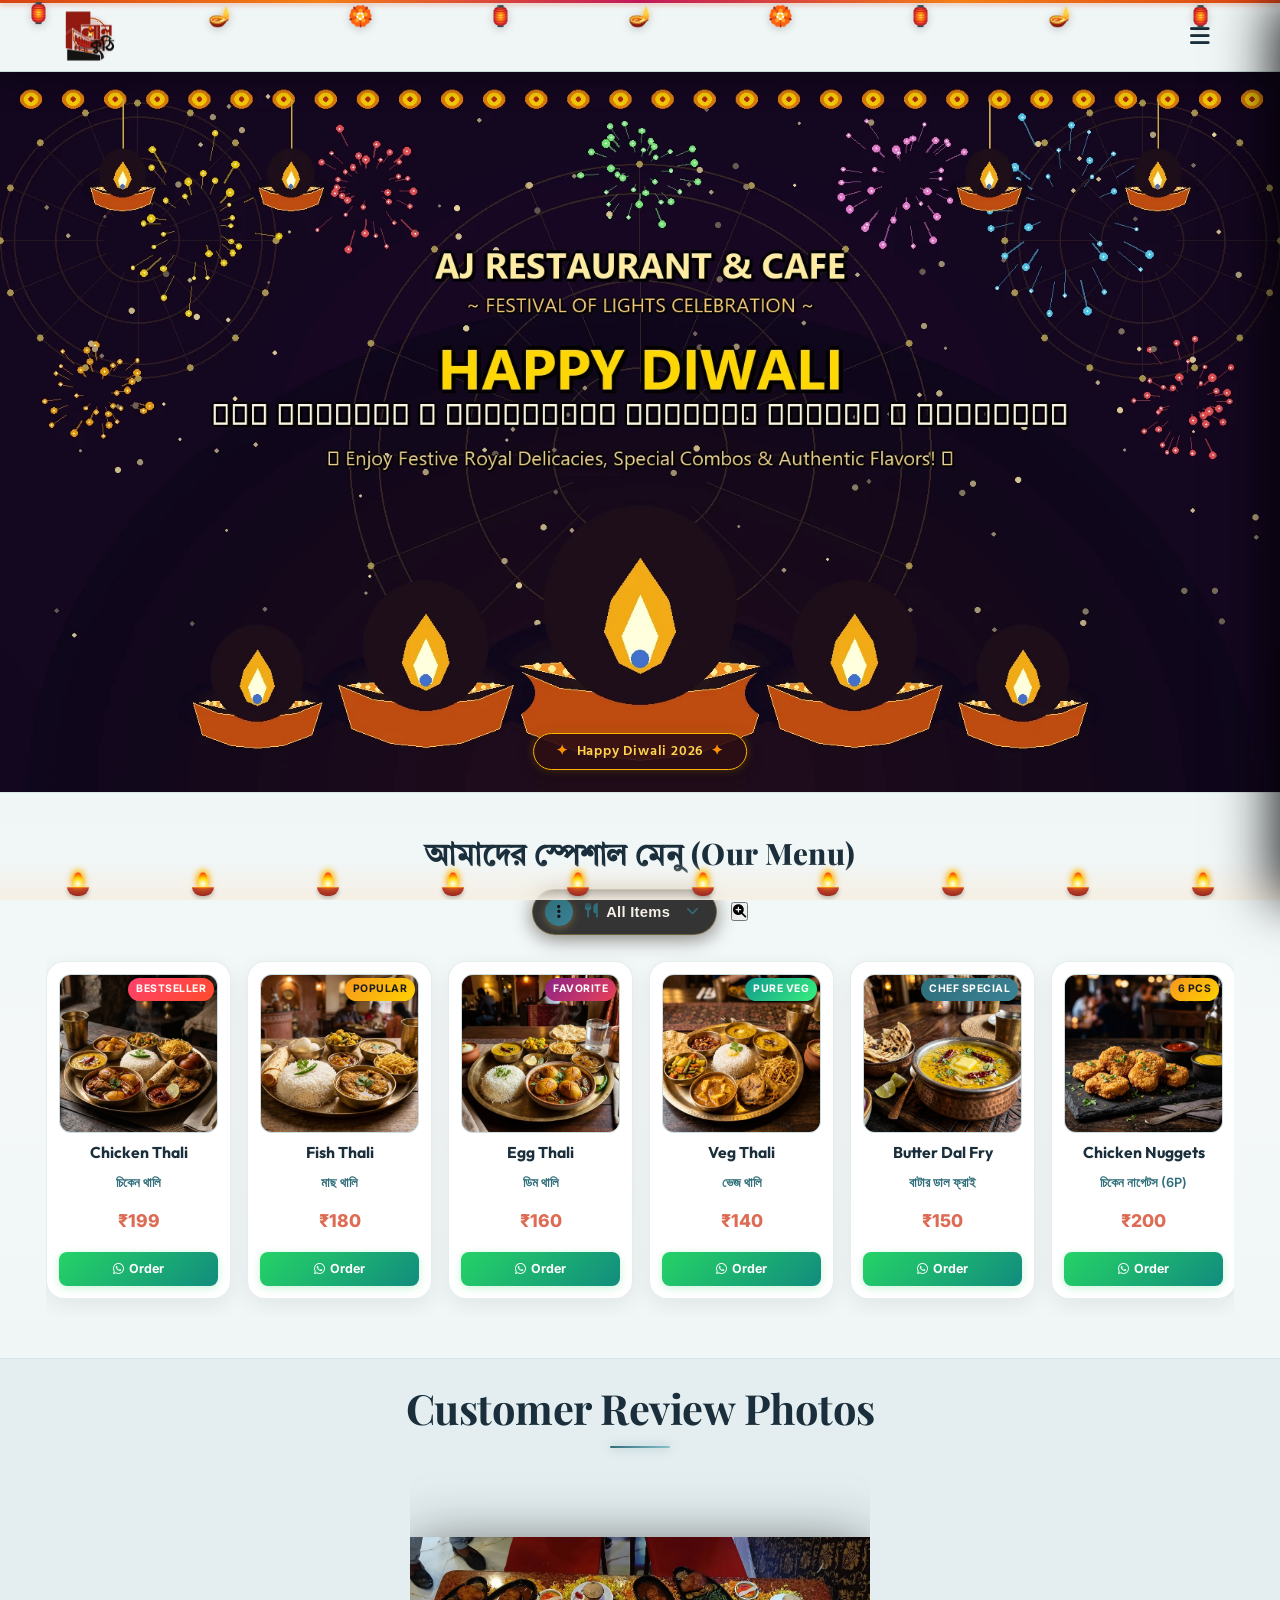
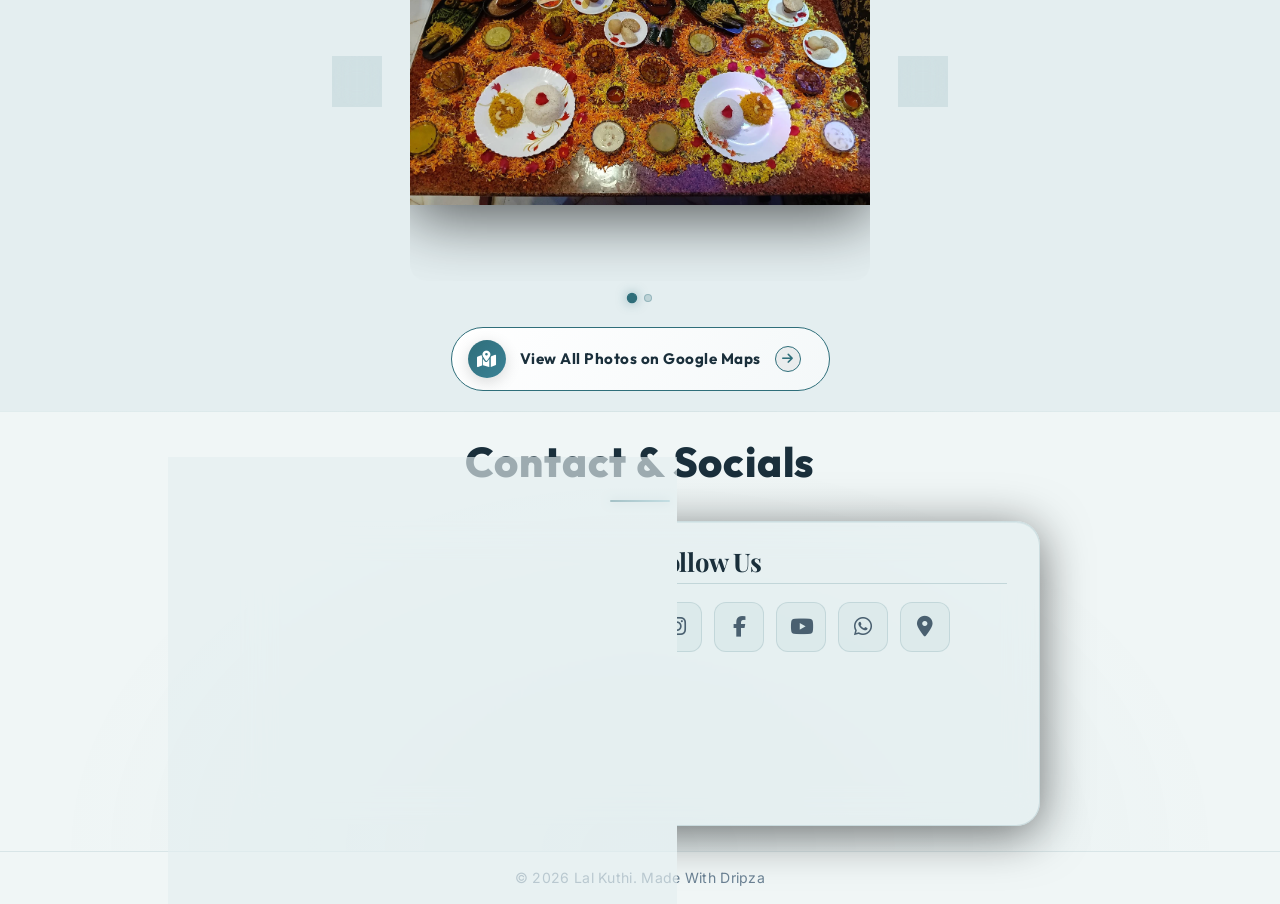
<file: index.html>
﻿<!DOCTYPE html>
<html lang="bn">
<head>
    <meta charset="UTF-8">
    <meta name="viewport" content="width=device-width, initial-scale=1.0">
    <title>Lal Kuthi</title>
    <link rel="icon" type="image/png" href="assets/lal_kuthi_logo.webp">
    <link href="https://fonts.googleapis.com/css2?family=Cinzel:wght@500;700;900&family=Hind+Siliguri:wght@500;600;700&family=Inter:wght@300;400;500;600;700;800&family=Outfit:wght@400;500;600;700;800&family=Playfair+Display:ital,wght@0,600;0,700;0,900;1,600&family=Tiro+Bangla:ital@0;1&display=swap" rel="stylesheet">
    <link rel="stylesheet" href="https://cdnjs.cloudflare.com/ajax/libs/font-awesome/6.4.0/css/all.min.css">
    <link rel="stylesheet" href="styles.css?v=1.3">
</head>
<body class="no-scroll diwali-theme">
    <!-- Preloader Screen -->
    <div id="preloader">
        <div class="preloader-content">
            <div class="preloader-diya-glow">🪔</div>
            <h1 class="preloader-title">Welcome to <br><span class="highlight">Lal Kuthi</span></h1>
            <div class="preloader-loader">
                <div class="loader-bar"></div>
            </div>
        </div>
    </div>
    <!-- Navbar -->
        <!-- Hanging Decorative Diwali Toran & Lanterns -->
    <div class="diwali-hanging-toran" aria-hidden="true">
        <div class="toran-string"></div>
        <div class="toran-items">
            <span class="toran-lantern tl1">🏮</span>
            <span class="toran-diya td1">🪔</span>
            <span class="toran-flower tf1">🏵️</span>
            <span class="toran-lantern tl2">🏮</span>
            <span class="toran-diya td2">🪔</span>
            <span class="toran-flower tf2">🏵️</span>
            <span class="toran-lantern tl3">🏮</span>
            <span class="toran-diya td3">🪔</span>
            <span class="toran-lantern tl4">🏮</span>
        </div>
    </div>
    <nav class="navbar">
        <div class="logo-container">
            <img src="assets/lal_kuthi_logo.webp" alt="Lal Kuthi Logo" class="logo-brand-img">
            <div class="logo-text-wrapper">
                <span class="animated-football-header" title="Diwali Celebration">
                    <img src="assets/diwali_run_icon.webp" alt="Mahalaya Run Icon" style="object-fit: contain; filter: drop-shadow(0 2px 5px rgba(183, 28, 28, 0.4)) drop-shadow(0 1px 2px rgba(0, 0, 0, 0.25));">
                </span>
                <span class="logo-text">Lal Kuthi</span>
            </div>
        </div>
        <span class="rath-yatra-header-text diwali-header-text">✨ শুভ দীপাবলি ও কালীপূজা 🪔</span>
        <ul class="nav-links">
            <li><a href="#home">Home</a></li>
            <li><a href="#menu">Menu</a></li>
            <li><a href="#reviews">Reviews</a></li>
            <li><a href="#contact">Contact</a></li>
        </ul>
        <div class="navbar-actions">
            <div class="hamburger">
                <i class="fas fa-bars"></i>
            </div>
        </div>
    </nav>

        <!-- Hero Section -->
    <section id="home" class="hero">
        <div class="hero-bg banner-box">
            <img src="assets/diwali_greeting_banner.webp" alt="Happy Diwali Festival Banner" class="active">
            <img src="assets/hero_banner_1.webp" alt="Lal Kuthi Banner 1">
            <img src="assets/hero_banner_2.webp" alt="Lal Kuthi Banner 2">
            <div class="overlay"></div>
        </div>
        <!-- Interactive Diwali Fireworks Canvas Overlay -->
        <canvas id="diwali-fireworks-canvas"></canvas>
        <div class="hero-diwali-badge">
            <span class="sparkle-star">✦</span> Happy Diwali 2026 <span class="sparkle-star">✦</span>
        </div>
        <!-- Click/Hover Zones for Banner Control -->
        <div class="hero-nav-zone left-zone" title="Previous Image"></div>
        <div class="hero-nav-zone right-zone" title="Next Image"></div>
    </section>

                    <!-- Digital Restaurant Menu Section -->
    <section id="menu" class="main-menu-section">
        <div class="menu-header-wrapper">
            <div class="menu-eyebrow-container">
                <span class="menu-eyebrow">আমাদের স্পেশাল মেনু (Our Menu)</span>
            </div>
        </div>

        <!-- Menu Category Filter Tabs -->
                <!-- Menu Category Filter Dropdown (Three-Dot Filter Menu) -->
        <!-- Menu Filter and Zoom Controls Row -->
        <div class="menu-filter-controls-row">
            <div class="menu-filter-dropdown-wrapper" id="main-menu-filter-dropdown-wrapper">
            <button type="button" class="menu-filter-dots-btn" id="main-menu-filter-dots-btn" aria-expanded="false" aria-haspopup="true" title="Filter Menu">
                <span class="three-dots-icon-box">
                    <i class="fas fa-ellipsis-v"></i>
                </span>
                <span class="current-filter-label" id="main-current-filter-label">
                    <i class="fas fa-utensils"></i>
                    <span>All Items</span>
                </span>
                <i class="fas fa-chevron-down filter-dropdown-arrow"></i>
            </button>

            <!-- Dropdown List of Category Filter Options -->
            <div class="menu-filter-dropdown-menu" id="main-menu-filter-dropdown-menu">
                <div class="menu-filter-dropdown-header">
                    <span><i class="fas fa-filter"></i> Filter Category</span>
                </div>
                <div class="menu-filter-dropdown-list">
                    <button type="button" class="menu-tab-btn active" data-category="all">
                        <span class="tab-btn-content">
                            <i class="fas fa-utensils tab-icon"></i>
                            <span class="tab-title">All Items</span>
                        </span>
                        <i class="fas fa-check active-indicator-icon"></i>
                    </button>
                    <button type="button" class="menu-tab-btn" data-category="thali">
                        <span class="tab-btn-content">
                            <i class="fas fa-bowl-rice tab-icon"></i>
                            <span class="tab-title">Bengali Thali</span>
                        </span>
                        <i class="fas fa-check active-indicator-icon"></i>
                    </button>
                    <button type="button" class="menu-tab-btn" data-category="snacks">
                        <span class="tab-btn-content">
                            <i class="fas fa-burger tab-icon"></i>
                            <span class="tab-title">Breakfast & Snacks</span>
                        </span>
                        <i class="fas fa-check active-indicator-icon"></i>
                    </button>
                    <button type="button" class="menu-tab-btn" data-category="beverages">
                        <span class="tab-btn-content">
                            <i class="fas fa-mug-hot tab-icon"></i>
                            <span class="tab-title">Tea & Coffee</span>
                        </span>
                        <i class="fas fa-check active-indicator-icon"></i>
                    </button>
                    <button type="button" class="menu-tab-btn" data-category="extras">
                        <span class="tab-btn-content">
                            <i class="fas fa-plate-wheat tab-icon"></i>
                            <span class="tab-title">Sides & Extras</span>
                        </span>
                        <i class="fas fa-check active-indicator-icon"></i>
                    </button>
                </div>
            </div>
        </div>

            <!-- Zoom Full Menu Button on Right Side of Filter -->
            <button type="button" class="menu-zoom-btn" id="open-full-menu-modal-btn" title="Open Complete Menu Card">
                    <i class="fas fa-search-plus"></i>
                </button>
        </div>
        

        <!-- Menu Cards Horizontal Side-Scroll Wrapper -->
        <div class="main-menu-scroll-wrapper">
            <div class="main-menu-scroll-track" id="main-restaurant-menu-scroll">
                
                <!-- 1. Chicken Thali -->
                <div class="food-menu-card" data-category="thali">
                    <div class="food-card-badge bestseller">Bestseller</div>
                    <div class="food-card-img-box">
                        <img src="assets/menu_chicken_thali.webp" alt="Chicken Thali" loading="lazy">
                    </div>
                    <div class="food-card-body">
                        <h3 class="food-title">Chicken Thali</h3>
                        <span class="bengali-title">চিকেন থালি</span>
                        <span class="food-price">₹199</span>
                        <a href="https://wa.me/919064238377?text=Hi%20Lal%20Kuthi,%20I%20want%20to%20order%20Chicken%20Thali%20(₹199)" target="_blank" class="food-order-btn">
                            <i class="fab fa-whatsapp"></i> Order
                        </a>
                    </div>
                </div>

                <!-- 2. Fish Thali -->
                <div class="food-menu-card" data-category="thali">
                    <div class="food-card-badge popular">Popular</div>
                    <div class="food-card-img-box">
                        <img src="assets/menu_fish_thali.webp" alt="Fish Thali" loading="lazy">
                    </div>
                    <div class="food-card-body">
                        <h3 class="food-title">Fish Thali</h3>
                        <span class="bengali-title">মাছ থালি</span>
                        <span class="food-price">₹180</span>
                        <a href="https://wa.me/919064238377?text=Hi%20Lal%20Kuthi,%20I%20want%20to%20order%20Fish%20Thali%20(₹180)" target="_blank" class="food-order-btn">
                            <i class="fab fa-whatsapp"></i> Order
                        </a>
                    </div>
                </div>

                <!-- 3. Egg Thali -->
                <div class="food-menu-card" data-category="thali">
                    <div class="food-card-badge special">Favorite</div>
                    <div class="food-card-img-box">
                        <img src="assets/menu_egg_thali.webp" alt="Egg Thali" loading="lazy">
                    </div>
                    <div class="food-card-body">
                        <h3 class="food-title">Egg Thali</h3>
                        <span class="bengali-title">ডিম থালি</span>
                        <span class="food-price">₹160</span>
                        <a href="https://wa.me/919064238377?text=Hi%20Lal%20Kuthi,%20I%20want%20to%20order%20Egg%20Thali%20(₹160)" target="_blank" class="food-order-btn">
                            <i class="fab fa-whatsapp"></i> Order
                        </a>
                    </div>
                </div>

                <!-- 4. Veg Thali -->
                <div class="food-menu-card" data-category="thali">
                    <div class="food-card-badge pure-veg">Pure Veg</div>
                    <div class="food-card-img-box">
                        <img src="assets/menu_veg_thali.webp" alt="Veg Thali" loading="lazy">
                    </div>
                    <div class="food-card-body">
                        <h3 class="food-title">Veg Thali</h3>
                        <span class="bengali-title">ভেজ থালি</span>
                        <span class="food-price">₹140</span>
                        <a href="https://wa.me/919064238377?text=Hi%20Lal%20Kuthi,%20I%20want%20to%20order%20Veg%20Thali%20(₹140)" target="_blank" class="food-order-btn">
                            <i class="fab fa-whatsapp"></i> Order
                        </a>
                    </div>
                </div>

                <!-- 5. Butter Dal Fry -->
                <div class="food-menu-card" data-category="extras">
                    <div class="food-card-badge chef">Chef Special</div>
                    <div class="food-card-img-box">
                        <img src="assets/menu_butter_dal_fry.webp" alt="Butter Dal Fry" loading="lazy">
                    </div>
                    <div class="food-card-body">
                        <h3 class="food-title">Butter Dal Fry</h3>
                        <span class="bengali-title">বাটার ডাল ফ্রাই</span>
                        <span class="food-price">₹150</span>
                        <a href="https://wa.me/919064238377?text=Hi%20Lal%20Kuthi,%20I%20want%20to%20order%20Butter%20Dal%20Fry%20(₹150)" target="_blank" class="food-order-btn">
                            <i class="fab fa-whatsapp"></i> Order
                        </a>
                    </div>
                </div>

                <!-- 6. Chicken Nuggets -->
                <div class="food-menu-card" data-category="snacks">
                    <div class="food-card-badge popular">6 Pcs</div>
                    <div class="food-card-img-box">
                        <img src="assets/menu_chicken_nuggets.webp" alt="Chicken Nuggets" loading="lazy">
                    </div>
                    <div class="food-card-body">
                        <h3 class="food-title">Chicken Nuggets</h3>
                        <span class="bengali-title">চিকেন নাগেটস (6P)</span>
                        <span class="food-price">₹200</span>
                        <a href="https://wa.me/919064238377?text=Hi%20Lal%20Kuthi,%20I%20want%20to%20order%20Chicken%20Nuggets%20(₹200)" target="_blank" class="food-order-btn">
                            <i class="fab fa-whatsapp"></i> Order
                        </a>
                    </div>
                </div>

                <!-- 7. Aloo Tikki -->
                <div class="food-menu-card" data-category="snacks">
                    <div class="food-card-badge pure-veg">Big Size</div>
                    <div class="food-card-img-box">
                        <img src="assets/menu_aloo_tikki.webp" alt="Aloo Tikki Big Size" loading="lazy">
                    </div>
                    <div class="food-card-body">
                        <h3 class="food-title">Aloo Tikki 6P</h3>
                        <span class="bengali-title">আলু টিক্কি (6P)</span>
                        <span class="food-price">₹180</span>
                        <a href="https://wa.me/919064238377?text=Hi%20Lal%20Kuthi,%20I%20want%20to%20order%20Aloo%20Tikki%20(₹180)" target="_blank" class="food-order-btn">
                            <i class="fab fa-whatsapp"></i> Order
                        </a>
                    </div>
                </div>

                <!-- 8. Egg Maggie -->
                <div class="food-menu-card" data-category="snacks">
                    <div class="food-card-badge popular">Hot</div>
                    <div class="food-card-img-box">
                        <img src="assets/menu_egg_maggie.webp" alt="Egg Maggie" loading="lazy">
                    </div>
                    <div class="food-card-body">
                        <h3 class="food-title">Egg Maggie</h3>
                        <span class="bengali-title">এগ ম্যাগি</span>
                        <span class="food-price">₹80</span>
                        <a href="https://wa.me/919064238377?text=Hi%20Lal%20Kuthi,%20I%20want%20to%20order%20Egg%20Maggie%20(₹80)" target="_blank" class="food-order-btn">
                            <i class="fab fa-whatsapp"></i> Order
                        </a>
                    </div>
                </div>

                <!-- 9. Veg Maggie -->
                <div class="food-menu-card" data-category="snacks">
                    <div class="food-card-badge pure-veg">Veg</div>
                    <div class="food-card-img-box">
                        <img src="assets/menu_egg_maggie.webp" alt="Veg Maggie" loading="lazy">
                    </div>
                    <div class="food-card-body">
                        <h3 class="food-title">Veg Maggie</h3>
                        <span class="bengali-title">ভেজ ম্যাগি</span>
                        <span class="food-price">₹60</span>
                        <a href="https://wa.me/919064238377?text=Hi%20Lal%20Kuthi,%20I%20want%20to%20order%20Veg%20Maggie%20(₹60)" target="_blank" class="food-order-btn">
                            <i class="fab fa-whatsapp"></i> Order
                        </a>
                    </div>
                </div>

                <!-- 10. Bread Omelette -->
                <div class="food-menu-card" data-category="snacks">
                    <div class="food-card-badge special">Breakfast</div>
                    <div class="food-card-img-box">
                        <img src="assets/menu6.webp" alt="Bread Omelette Jam Butter" loading="lazy">
                    </div>
                    <div class="food-card-body">
                        <h3 class="food-title">Bread Omelette</h3>
                        <span class="bengali-title">ব্রেড ওমলেট / জ্যাম</span>
                        <span class="food-price">₹60</span>
                        <a href="https://wa.me/919064238377?text=Hi%20Lal%20Kuthi,%20I%20want%20to%20order%20Bread%20Omelette%20(₹60)" target="_blank" class="food-order-btn">
                            <i class="fab fa-whatsapp"></i> Order
                        </a>
                    </div>
                </div>

                <!-- 11. Chai & Coffee -->
                <div class="food-menu-card" data-category="beverages">
                    <div class="food-card-badge special">Hot</div>
                    <div class="food-card-img-box">
                        <img src="assets/menu_tea_coffee.webp" alt="Coffee" loading="lazy">
                    </div>
                    <div class="food-card-body">
                        <h3 class="food-title">Milk / Black Coffee</h3>
                        <span class="bengali-title">কফি (Min 2 Cup)</span>
                        <span class="food-price">₹50</span>
                        <a href="https://wa.me/919064238377?text=Hi%20Lal%20Kuthi,%20I%20want%20to%20order%20Coffee" target="_blank" class="food-order-btn">
                            <i class="fab fa-whatsapp"></i> Order
                        </a>
                    </div>
                </div>

                <!-- 12. Milk / Black Tea -->
                <div class="food-menu-card" data-category="beverages">
                    <div class="food-card-badge bestseller">Chai</div>
                    <div class="food-card-img-box">
                        <img src="assets/menu_tea_coffee.webp" alt="Tea" loading="lazy">
                    </div>
                    <div class="food-card-body">
                        <h3 class="food-title">Black / Milk Tea</h3>
                        <span class="bengali-title">চা (Min 2 Cup)</span>
                        <span class="food-price">₹25</span>
                        <a href="https://wa.me/919064238377?text=Hi%20Lal%20Kuthi,%20I%20want%20to%20order%20Tea" target="_blank" class="food-order-btn">
                            <i class="fab fa-whatsapp"></i> Order
                        </a>
                    </div>
                </div>

                <!-- 13. Green Tea -->
                <div class="food-menu-card" data-category="beverages">
                    <div class="food-card-badge pure-veg">Healthy</div>
                    <div class="food-card-img-box">
                        <img src="assets/menu_tea_coffee.webp" alt="Green Tea" loading="lazy">
                    </div>
                    <div class="food-card-body">
                        <h3 class="food-title">Green Tea</h3>
                        <span class="bengali-title">গ্রিন টি (Min 2 Cup)</span>
                        <span class="food-price">₹40</span>
                        <a href="https://wa.me/919064238377?text=Hi%20Lal%20Kuthi,%20I%20want%20to%20order%20Green%20Tea" target="_blank" class="food-order-btn">
                            <i class="fab fa-whatsapp"></i> Order
                        </a>
                    </div>
                </div>

                <!-- 14. Extra Chicken 4P -->
                <div class="food-menu-card" data-category="extras">
                    <div class="food-card-badge popular">4 Pcs</div>
                    <div class="food-card-img-box">
                        <img src="assets/menu_chicken_thali.webp" alt="Extra Chicken" loading="lazy">
                    </div>
                    <div class="food-card-body">
                        <h3 class="food-title">Extra Chicken (4P)</h3>
                        <span class="bengali-title">চিকেন কারি (4P)</span>
                        <span class="food-price">₹180</span>
                        <a href="https://wa.me/919064238377?text=Hi%20Lal%20Kuthi,%20I%20want%20to%20order%20Extra%20Chicken%204P%20(₹180)" target="_blank" class="food-order-btn">
                            <i class="fab fa-whatsapp"></i> Order
                        </a>
                    </div>
                </div>

                <!-- 15. Extra Mutton 1P -->
                <div class="food-menu-card" data-category="extras">
                    <div class="food-card-badge special">Special</div>
                    <div class="food-card-img-box">
                        <img src="assets/menu3.webp" alt="Extra Mutton" loading="lazy">
                    </div>
                    <div class="food-card-body">
                        <h3 class="food-title">Extra Mutton (1P)</h3>
                        <span class="bengali-title">মটন (স্পেশাল অর্ডার)</span>
                        <span class="food-price">₹80</span>
                        <a href="https://wa.me/919064238377?text=Hi%20Lal%20Kuthi,%20I%20want%20to%20order%20Extra%20Mutton%20(₹80)" target="_blank" class="food-order-btn">
                            <i class="fab fa-whatsapp"></i> Order
                        </a>
                    </div>
                </div>

                <!-- 16. Extra Fish 1P -->
                <div class="food-menu-card" data-category="extras">
                    <div class="food-card-badge popular">1 Pc</div>
                    <div class="food-card-img-box">
                        <img src="assets/menu_fish_thali.webp" alt="Extra Fish" loading="lazy">
                    </div>
                    <div class="food-card-body">
                        <h3 class="food-title">Extra Fish (1P)</h3>
                        <span class="bengali-title">মাছ ১ পিস</span>
                        <span class="food-price">₹80</span>
                        <a href="https://wa.me/919064238377?text=Hi%20Lal%20Kuthi,%20I%20want%20to%20order%20Extra%20Fish%20(₹80)" target="_blank" class="food-order-btn">
                            <i class="fab fa-whatsapp"></i> Order
                        </a>
                    </div>
                </div>

                <!-- 17. Green Salad -->
                <div class="food-menu-card" data-category="extras">
                    <div class="food-card-badge pure-veg">Fresh</div>
                    <div class="food-card-img-box">
                        <img src="assets/menu_veg_thali.webp" alt="Green Salad" loading="lazy">
                    </div>
                    <div class="food-card-body">
                        <h3 class="food-title">Green Salad</h3>
                        <span class="bengali-title">গ্রিন স্যালাড</span>
                        <span class="food-price">₹100</span>
                        <a href="https://wa.me/919064238377?text=Hi%20Lal%20Kuthi,%20I%20want%20to%20order%20Green%20Salad%20(₹100)" target="_blank" class="food-order-btn">
                            <i class="fab fa-whatsapp"></i> Order
                        </a>
                    </div>
                </div>

                <!-- 18. Extra Egg (2P) -->
                <div class="food-menu-card" data-category="extras">
                    <div class="food-card-badge special">2 Pcs</div>
                    <div class="food-card-img-box">
                        <img src="assets/menu_egg_thali.webp" alt="Extra Egg 2P" loading="lazy">
                    </div>
                    <div class="food-card-body">
                        <h3 class="food-title">Extra Egg (2P)</h3>
                        <span class="bengali-title">ডিম (২ পিস)</span>
                        <span class="food-price">₹50</span>
                        <a href="https://wa.me/919064238377?text=Hi%20Lal%20Kuthi,%20I%20want%20to%20order%20Extra%20Egg%202P%20(₹50)" target="_blank" class="food-order-btn">
                            <i class="fab fa-whatsapp"></i> Order
                        </a>
                    </div>
                </div>

                <!-- 19. Extra Rice -->
                <div class="food-menu-card" data-category="extras">
                    <div class="food-card-badge popular">1 Plate</div>
                    <div class="food-card-img-box">
                        <img src="assets/menu_veg_thali.webp" alt="Extra Rice" loading="lazy">
                    </div>
                    <div class="food-card-body">
                        <h3 class="food-title">Extra Rice</h3>
                        <span class="bengali-title">এক্সট্রা ভাত</span>
                        <span class="food-price">₹50</span>
                        <a href="https://wa.me/919064238377?text=Hi%20Lal%20Kuthi,%20I%20want%20to%20order%20Extra%20Rice%20(₹50)" target="_blank" class="food-order-btn">
                            <i class="fab fa-whatsapp"></i> Order
                        </a>
                    </div>
                </div>

                <!-- 20. Extra Misti / Papad / Roti -->
                <div class="food-menu-card" data-category="extras">
                    <div class="food-card-badge pure-veg">Per Pc</div>
                    <div class="food-card-img-box">
                        <img src="assets/menu2.webp" alt="Extra Misti Papad Roti" loading="lazy">
                    </div>
                    <div class="food-card-body">
                        <h3 class="food-title">Extra Misti / Papad / Roti</h3>
                        <span class="bengali-title">মিষ্টি / পাঁপড় / রুটি</span>
                        <span class="food-price">₹10</span>
                        <a href="https://wa.me/919064238377?text=Hi%20Lal%20Kuthi,%20I%20want%20to%20order%20Extra%20Misti%20Papad%20Roti%20(₹10)" target="_blank" class="food-order-btn">
                            <i class="fab fa-whatsapp"></i> Order
                        </a>
                    </div>
                </div>

                <!-- 21. Extra Sabji / Dal / Vaji -->
                <div class="food-menu-card" data-category="extras">
                    <div class="food-card-badge pure-veg">Side Bowl</div>
                    <div class="food-card-img-box">
                        <img src="assets/menu_butter_dal_fry.webp" alt="Extra Sabji Dal Vaji" loading="lazy">
                    </div>
                    <div class="food-card-body">
                        <h3 class="food-title">Extra Sabji / Dal / Vaji</h3>
                        <span class="bengali-title">সবজি / ডাল / ভাজি</span>
                        <span class="food-price">₹30</span>
                        <a href="https://wa.me/919064238377?text=Hi%20Lal%20Kuthi,%20I%20want%20to%20order%20Extra%20Sabji%20Dal%20Vaji%20(₹30)" target="_blank" class="food-order-btn">
                            <i class="fab fa-whatsapp"></i> Order
                        </a>
                    </div>
                </div>

                <!-- 18. Water Bottle -->
                <div class="food-menu-card" data-category="beverages">
                    <div class="food-card-badge pure-veg">Mineral</div>
                    <div class="food-card-img-box">
                        <img src="assets/menu5.webp" alt="Water Bottle" loading="lazy">
                    </div>
                    <div class="food-card-body">
                        <h3 class="food-title">Water Bottle</h3>
                        <span class="bengali-title">জল 1L / 2L</span>
                        <span class="food-price">₹20 / ₹30</span>
                        <a href="https://wa.me/919064238377?text=Hi%20Lal%20Kuthi,%20I%20want%20to%20order%20Water%20Bottle" target="_blank" class="food-order-btn">
                            <i class="fab fa-whatsapp"></i> Order
                        </a>
                    </div>
                </div>

            </div>
        </div>
    </section>

        <!-- Reviews Section (Photo Gallery) -->
    <section id="reviews" class="reviews-section">
        <h2 class="section-title">Customer Review Photos</h2>
        <div class="reviews-slider-container">
            <div class="reviews-slider">
                <div class="review-slide active">
                    <img src="assets/review_1.webp" alt="Customer Review 1" loading="lazy">
                </div>
                <div class="review-slide">
                    <img src="assets/review_2.webp" alt="Customer Review 2" loading="lazy">
                </div>
            </div>
            
            <!-- Slider Controls -->
            <button class="slider-btn prev-btn" aria-label="Previous Review"><i class="fas fa-chevron-left"></i></button>
            <button class="slider-btn next-btn" aria-label="Next Review"><i class="fas fa-chevron-right"></i></button>
            
            <!-- Slider Dots -->
            <div class="slider-dots">
                <span class="dot active" data-index="0"></span>
                <span class="dot" data-index="1"></span>
            </div>
        </div>
        <div class="reviews-cta-wrapper">
            <a href="https://maps.app.goo.gl/wFJNvQ4N7WRctUFfA" target="_blank" class="modern-maps-btn" title="Open Google Maps Gallery">
                <span class="maps-icon-badge"><i class="fas fa-map-marked-alt"></i></span>
                <span class="maps-btn-text">View All Photos on Google Maps</span>
                <span class="maps-arrow-circle"><i class="fas fa-arrow-right"></i></span>
            </a>
        </div>
    </section>

    <!-- Contact & Footer -->
    <section id="contact" class="contact-section">
        <h2 class="section-title">Contact & Socials</h2>
        <div class="contact-container glassmorphism">
            <div class="contact-info">
                <h2>Visit Us</h2>
                <div class="info-item">
                    <a href="https://maps.app.goo.gl/F71i1nVWyJwi7rD18" target="_blank" style="color: inherit; text-decoration: none; display: flex; align-items: center; gap: 15px;">
                        <i class="fas fa-map-marker-alt"></i>
                        <p>C948+PF3, Netaji Subhas Road, Panchmatha, Nabadwip, West Bengal 741302</p>
                    </a>
                </div>
                <div class="info-item">
                    <a href="tel:+919064238377" style="color: inherit; text-decoration: none; display: flex; align-items: center; gap: 15px; width: 100%;">
                        <i class="fas fa-phone-alt"></i>
                        <p>+91 9064238377</p>
                    </a>
                </div>
                <div class="info-item">
                    <a href="mailto:lalkuthi.nabadwip@gmail.com" style="color: inherit; text-decoration: none; display: flex; align-items: center; gap: 15px; width: 100%;">
                        <i class="fas fa-envelope"></i>
                        <p>lalkuthi.nabadwip@gmail.com</p>
                    </a>
                </div>
            </div>
            <div class="social-links">
                <h2>Follow Us</h2>
                <div class="social-icons">
                    <a href="#" class="social-icon"><i class="fab fa-instagram"></i></a>
                    <a href="#" class="social-icon"><i class="fab fa-facebook-f"></i></a>
                    <a href="#" class="social-icon"><i class="fab fa-youtube"></i></a>
                    <a href="https://wa.me/919064238377" target="_blank" class="social-icon"><i class="fab fa-whatsapp"></i></a>
                    <a href="https://maps.app.goo.gl/F71i1nVWyJwi7rD18" target="_blank" class="social-icon"><i class="fas fa-map-marker-alt"></i></a>
                </div>
            </div>
        </div>
    </section>

        <footer>
        <p>&copy; 2026 Lal Kuthi. Made With Dripza</p>
    </footer>



    <!-- Message Panel Overlay -->
    <div class="msg-panel-overlay" id="msg-panel-overlay"></div>

    <!-- Slide-out Message Panel -->
    <div class="msg-panel" id="msg-panel">
        <button class="close-msg-panel-btn" id="close-msg-panel-btn">&times;</button>
        <div class="msg-panel-header">
            <h2>Send a Message</h2>
            <p>We'd love to hear from you! Write to us and we'll save it to our sheet.</p>
        </div>
        <form id="msg-panel-form">
            <div class="form-group">
                <label for="msg-name">Your Name</label>
                <input type="text" id="msg-name" required placeholder="Enter your full name">
            </div>
            <div class="form-group">
                <label for="msg-email">Email or Phone</label>
                <input type="text" id="msg-email" required placeholder="Enter email or phone number">
            </div>
            <div class="form-group">
                <label for="msg-content">Message</label>
                <textarea id="msg-content" rows="5" required placeholder="Type your message here..."></textarea>
            </div>
            <button type="submit" class="submit-msg-btn" id="submit-msg-btn">
                <span>Send Message</span> <i class="fas fa-paper-plane"></i>
            </button>
        </form>
        <div class="msg-status-container" id="msg-status-container"></div>
    </div>



        <!-- Full Menu Interactive Modal -->
    <div class="full-menu-modal" id="full-menu-modal" aria-hidden="true">
        <div class="full-menu-modal-overlay" id="full-menu-modal-overlay"></div>
        <div class="full-menu-modal-container">
            <!-- Modal Sticky Top Header Container (Header + Hero Title + Search + Category Tabs) -->
            <div class="full-menu-modal-top-section">
                <!-- Modal Header -->
                <div class="full-menu-modal-header">
                    <div class="full-menu-modal-header-left">
                        <button class="menu-modal-close-btn" id="close-full-menu-modal-btn" aria-label="Close Full Menu">
                            <i class="fas fa-arrow-left"></i> <span>Back</span>
                        </button>
                        <div class="full-menu-modal-title">
                            Lal Kuthi
                        </div>
                    </div>
                    <div class="full-menu-modal-header-right">
                        <a href="#modal-order-timings" class="menu-modal-timing-btn" id="modal-timing-btn" title="Order Timings">
                            <i class="fas fa-clock"></i> <span>Timings</span>
                        </a>
                        <a href="tel:919064238377" class="menu-modal-call-btn">
                            <i class="fas fa-phone-alt"></i> <span>919064238377</span>
                        </a>
                        <button class="menu-modal-close-icon-btn" id="close-full-menu-icon-btn" aria-label="Close">
                            <i class="fas fa-times"></i>
                        </button>
                    </div>
                </div>

                <!-- Modal Hero Header -->
                <div class="full-menu-hero">
                    <h1>Complete Menu Card <span class="bengali-heading">আমাদের সম্পূর্ণ ডিজিটাল মেনু</span></h1>
                </div>

                <!-- Search Bar & Category Filter Tabs -->
                <div class="menu-control-bar">
                    

                    <!-- Modal Category Filter Dropdown (Three-Dot Filter Menu) -->
                    <div class="menu-filter-dropdown-wrapper" id="modal-menu-filter-dropdown-wrapper">
            <button type="button" class="menu-filter-dots-btn" id="modal-menu-filter-dots-btn" aria-expanded="false" aria-haspopup="true" title="Filter Menu">
                <span class="three-dots-icon-box">
                    <i class="fas fa-ellipsis-v"></i>
                </span>
                <span class="current-filter-label" id="modal-current-filter-label">
                    <i class="fas fa-utensils"></i>
                    <span>All Items</span>
                </span>
                <i class="fas fa-chevron-down filter-dropdown-arrow"></i>
            </button>

            <!-- Dropdown List of Category Filter Options -->
            <div class="menu-filter-dropdown-menu" id="modal-menu-filter-dropdown-menu">
                <div class="menu-filter-dropdown-header">
                    <span><i class="fas fa-filter"></i> Filter Category</span>
                </div>
                <div class="menu-filter-dropdown-list">
                    <button type="button" class="menu-tab-btn active" data-category="all">
                        <span class="tab-btn-content">
                            <i class="fas fa-utensils tab-icon"></i>
                            <span class="tab-title">All Items</span>
                        </span>
                        <i class="fas fa-check active-indicator-icon"></i>
                    </button>
                    <button type="button" class="menu-tab-btn" data-category="thali">
                        <span class="tab-btn-content">
                            <i class="fas fa-bowl-rice tab-icon"></i>
                            <span class="tab-title">Bengali Thali</span>
                        </span>
                        <i class="fas fa-check active-indicator-icon"></i>
                    </button>
                    <button type="button" class="menu-tab-btn" data-category="snacks">
                        <span class="tab-btn-content">
                            <i class="fas fa-burger tab-icon"></i>
                            <span class="tab-title">Breakfast & Snacks</span>
                        </span>
                        <i class="fas fa-check active-indicator-icon"></i>
                    </button>
                    <button type="button" class="menu-tab-btn" data-category="beverages">
                        <span class="tab-btn-content">
                            <i class="fas fa-mug-hot tab-icon"></i>
                            <span class="tab-title">Tea & Coffee</span>
                        </span>
                        <i class="fas fa-check active-indicator-icon"></i>
                    </button>
                    <button type="button" class="menu-tab-btn" data-category="extras">
                        <span class="tab-btn-content">
                            <i class="fas fa-plate-wheat tab-icon"></i>
                            <span class="tab-title">Sides & Extras</span>
                        </span>
                        <i class="fas fa-check active-indicator-icon"></i>
                    </button>
                </div>
            </div>
                </div>

                    <div class="search-box-wrapper">
                        <i class="fas fa-search"></i>
                        <input type="text" id="modal-menu-search-input" placeholder="খাবারের নাম লিখে খুঁজুন (Search dishes...)" autocomplete="off" enterkeyhint="search">
                        <button type="button" id="modal-menu-search-clear" class="search-clear-btn" aria-label="Clear search" title="à¦®à§à¦›à§‡ à¦«à§‡à¦²à§à¦¨ (Clear)">
                            <i class="fas fa-times"></i>
                        </button>
                    </div>
            </div>
            </div>

            <div class="full-menu-modal-body">
                <!-- Complete Menu Card Grid -->
                <div class="compact-menu-grid-container">
                    <div class="compact-grid" id="modal-full-menu-grid">

                        <!-- 1. Chicken Thali -->
                        <div class="food-menu-card" data-category="thali" data-keywords="chicken thali murgi murgir mangsho rice dal sabji thali">
                            <div class="food-card-badge bestseller">Bestseller</div>
                            <div class="food-card-img-box">
                                <img src="assets/menu_chicken_thali.webp" alt="Chicken Thali" loading="lazy">
                            </div>
                            <div class="food-card-body">
                                <h3 class="food-title">Chicken Thali</h3>
                                <span class="bengali-title">চিকেন থালি</span>
                                <span class="food-price">₹199</span>
                                <a href="https://wa.me/919064238377?text=Hi%20Lal%20Kuthi,%20I%20want%20to%20order%20Chicken%20Thali%20(₹199)" target="_blank" class="food-order-btn">
                                    <i class="fab fa-whatsapp"></i> Order
                                </a>
                            </div>
                        </div>

                        <!-- 2. Fish Thali -->
                        <div class="food-menu-card" data-category="thali" data-keywords="fish thali macher thali mach jhol rui katla rice dal thali">
                            <div class="food-card-badge popular">Popular</div>
                            <div class="food-card-img-box">
                                <img src="assets/menu_fish_thali.webp" alt="Fish Thali" loading="lazy">
                            </div>
                            <div class="food-card-body">
                                <h3 class="food-title">Fish Thali</h3>
                                <span class="bengali-title">মাছ থালি</span>
                                <span class="food-price">₹180</span>
                                <a href="https://wa.me/919064238377?text=Hi%20Lal%20Kuthi,%20I%20want%20to%20order%20Fish%20Thali%20(₹180)" target="_blank" class="food-order-btn">
                                    <i class="fab fa-whatsapp"></i> Order
                                </a>
                            </div>
                        </div>

                        <!-- 3. Egg Thali -->
                        <div class="food-menu-card" data-category="thali" data-keywords="egg thali dimer thali dim kosha rice dal thali">
                            <div class="food-card-badge special">Favorite</div>
                            <div class="food-card-img-box">
                                <img src="assets/menu_egg_thali.webp" alt="Egg Thali" loading="lazy">
                            </div>
                            <div class="food-card-body">
                                <h3 class="food-title">Egg Thali</h3>
                                <span class="bengali-title">ডিম থালি</span>
                                <span class="food-price">₹160</span>
                                <a href="https://wa.me/919064238377?text=Hi%20Lal%20Kuthi,%20I%20want%20to%20order%20Egg%20Thali%20(₹160)" target="_blank" class="food-order-btn">
                                    <i class="fab fa-whatsapp"></i> Order
                                </a>
                            </div>
                        </div>

                        <!-- 4. Veg Thali -->
                        <div class="food-menu-card" data-category="thali" data-keywords="veg thali niramish thali paneer dal sabji rice mishti doi">
                            <div class="food-card-badge pure-veg">Pure Veg</div>
                            <div class="food-card-img-box">
                                <img src="assets/menu_veg_thali.webp" alt="Veg Thali" loading="lazy">
                            </div>
                            <div class="food-card-body">
                                <h3 class="food-title">Veg Thali</h3>
                                <span class="bengali-title">ভেজ থালি</span>
                                <span class="food-price">₹140</span>
                                <a href="https://wa.me/919064238377?text=Hi%20Lal%20Kuthi,%20I%20want%20to%20order%20Veg%20Thali%20(₹140)" target="_blank" class="food-order-btn">
                                    <i class="fab fa-whatsapp"></i> Order
                                </a>
                            </div>
                        </div>

                        <!-- 5. Butter Dal Fry -->
                        <div class="food-menu-card" data-category="extras" data-keywords="butter dal fry yellow dal tadka veg">
                            <div class="food-card-badge chef">Chef Special</div>
                            <div class="food-card-img-box">
                                <img src="assets/menu_butter_dal_fry.webp" alt="Butter Dal Fry" loading="lazy">
                            </div>
                            <div class="food-card-body">
                                <h3 class="food-title">Butter Dal Fry</h3>
                                <span class="bengali-title">বাটার ডাল ফ্রাই</span>
                                <span class="food-price">₹150</span>
                                <a href="https://wa.me/919064238377?text=Hi%20Lal%20Kuthi,%20I%20want%20to%20order%20Butter%20Dal%20Fry%20(₹150)" target="_blank" class="food-order-btn">
                                    <i class="fab fa-whatsapp"></i> Order
                                </a>
                            </div>
                        </div>

                        <!-- 6. Chicken Nuggets (6P) -->
                        <div class="food-menu-card" data-category="snacks" data-keywords="chicken nuggets 6p fried snacks non-veg">
                            <div class="food-card-badge popular">6 Pcs</div>
                            <div class="food-card-img-box">
                                <img src="assets/menu_chicken_nuggets.webp" alt="Chicken Nuggets" loading="lazy">
                            </div>
                            <div class="food-card-body">
                                <h3 class="food-title">Chicken Nuggets</h3>
                                <span class="bengali-title">চিকেন নাগেটস (6P)</span>
                                <span class="food-price">₹200</span>
                                <a href="https://wa.me/919064238377?text=Hi%20Lal%20Kuthi,%20I%20want%20to%20order%20Chicken%20Nuggets%20(₹200)" target="_blank" class="food-order-btn">
                                    <i class="fab fa-whatsapp"></i> Order
                                </a>
                            </div>
                        </div>

                        <!-- 7. Aloo Tikki Big Size (6P) -->
                        <div class="food-menu-card" data-category="snacks" data-keywords="aloo tikki potato cutlet snacks big size veg">
                            <div class="food-card-badge pure-veg">Big Size</div>
                            <div class="food-card-img-box">
                                <img src="assets/menu_aloo_tikki.webp" alt="Aloo Tikki Big Size" loading="lazy">
                            </div>
                            <div class="food-card-body">
                                <h3 class="food-title">Aloo Tikki 6P</h3>
                                <span class="bengali-title">আলু টিক্কি (6P)</span>
                                <span class="food-price">₹180</span>
                                <a href="https://wa.me/919064238377?text=Hi%20Lal%20Kuthi,%20I%20want%20to%20order%20Aloo%20Tikki%20(₹180)" target="_blank" class="food-order-btn">
                                    <i class="fab fa-whatsapp"></i> Order
                                </a>
                            </div>
                        </div>

                        <!-- 8. Egg Maggie -->
                        <div class="food-menu-card" data-category="snacks" data-keywords="egg maggie noodles masala snacks">
                            <div class="food-card-badge popular">Hot</div>
                            <div class="food-card-img-box">
                                <img src="assets/menu_egg_maggie.webp" alt="Egg Maggie" loading="lazy">
                            </div>
                            <div class="food-card-body">
                                <h3 class="food-title">Egg Maggie</h3>
                                <span class="bengali-title">এগ ম্যাগি</span>
                                <span class="food-price">₹80</span>
                                <a href="https://wa.me/919064238377?text=Hi%20Lal%20Kuthi,%20I%20want%20to%20order%20Egg%20Maggie%20(₹80)" target="_blank" class="food-order-btn">
                                    <i class="fab fa-whatsapp"></i> Order
                                </a>
                            </div>
                        </div>

                        <!-- 9. Veg Maggie -->
                        <div class="food-menu-card" data-category="snacks" data-keywords="veg maggie masala noodles snacks vegetarian">
                            <div class="food-card-badge pure-veg">Veg</div>
                            <div class="food-card-img-box">
                                <img src="assets/menu_egg_maggie.webp" alt="Veg Maggie" loading="lazy">
                            </div>
                            <div class="food-card-body">
                                <h3 class="food-title">Veg Maggie</h3>
                                <span class="bengali-title">ভেজ ম্যাগি</span>
                                <span class="food-price">₹60</span>
                                <a href="https://wa.me/919064238377?text=Hi%20Lal%20Kuthi,%20I%20want%20to%20order%20Veg%20Maggie%20(₹60)" target="_blank" class="food-order-btn">
                                    <i class="fab fa-whatsapp"></i> Order
                                </a>
                            </div>
                        </div>

                        <!-- 10. Bread Omelette / Jam / Butter -->
                        <div class="food-menu-card" data-category="snacks" data-keywords="bread omelette jam butter breakfast toast egg">
                            <div class="food-card-badge special">Breakfast</div>
                            <div class="food-card-img-box">
                                <img src="assets/menu6.webp" alt="Bread Omelette Jam Butter" loading="lazy">
                            </div>
                            <div class="food-card-body">
                                <h3 class="food-title">Bread Omelette</h3>
                                <span class="bengali-title">ব্রেড ওমলেট / জ্যাম</span>
                                <span class="food-price">₹60</span>
                                <a href="https://wa.me/919064238377?text=Hi%20Lal%20Kuthi,%20I%20want%20to%20order%20Bread%20Omelette%20(₹60)" target="_blank" class="food-order-btn">
                                    <i class="fab fa-whatsapp"></i> Order
                                </a>
                            </div>
                        </div>

                        <!-- 11. Milk / Black Coffee -->
                        <div class="food-menu-card" data-category="beverages" data-keywords="coffee milk coffee black coffee hot drink beverages espresso">
                            <div class="food-card-badge special">Hot</div>
                            <div class="food-card-img-box">
                                <img src="assets/menu_tea_coffee.webp" alt="Milk and Black Coffee" loading="lazy">
                            </div>
                            <div class="food-card-body">
                                <h3 class="food-title">Milk / Black Coffee</h3>
                                <span class="bengali-title">কফি (Min 2 Cup)</span>
                                <span class="food-price">₹50</span>
                                <a href="https://wa.me/919064238377?text=Hi%20Lal%20Kuthi,%20I%20want%20to%20order%20Coffee" target="_blank" class="food-order-btn">
                                    <i class="fab fa-whatsapp"></i> Order
                                </a>
                            </div>
                        </div>

                        <!-- 12. Black / Milk Tea -->
                        <div class="food-menu-card" data-category="beverages" data-keywords="tea chai milk tea black tea masala chai beverage">
                            <div class="food-card-badge bestseller">Chai</div>
                            <div class="food-card-img-box">
                                <img src="assets/menu_tea_coffee.webp" alt="Black and Milk Tea" loading="lazy">
                            </div>
                            <div class="food-card-body">
                                <h3 class="food-title">Black / Milk Tea</h3>
                                <span class="bengali-title">চা (Min 2 Cup)</span>
                                <span class="food-price">₹25</span>
                                <a href="https://wa.me/919064238377?text=Hi%20Lal%20Kuthi,%20I%20want%20to%20order%20Tea" target="_blank" class="food-order-btn">
                                    <i class="fab fa-whatsapp"></i> Order
                                </a>
                            </div>
                        </div>

                        <!-- 13. Green Tea -->
                        <div class="food-menu-card" data-category="beverages" data-keywords="green tea healthy detox hot beverage">
                            <div class="food-card-badge pure-veg">Healthy</div>
                            <div class="food-card-img-box">
                                <img src="assets/menu_tea_coffee.webp" alt="Green Tea" loading="lazy">
                            </div>
                            <div class="food-card-body">
                                <h3 class="food-title">Green Tea</h3>
                                <span class="bengali-title">গ্রিন টি (Min 2 Cup)</span>
                                <span class="food-price">₹40</span>
                                <a href="https://wa.me/919064238377?text=Hi%20Lal%20Kuthi,%20I%20want%20to%20order%20Green%20Tea" target="_blank" class="food-order-btn">
                                    <i class="fab fa-whatsapp"></i> Order
                                </a>
                            </div>
                        </div>

                        <!-- 14. Extra Chicken (4P) -->
                        <div class="food-menu-card" data-category="extras" data-keywords="extra chicken 4p murgir mangsho chicken curry side non-veg">
                            <div class="food-card-badge popular">4 Pcs</div>
                            <div class="food-card-img-box">
                                <img src="assets/menu_chicken_thali.webp" alt="Extra Chicken 4P" loading="lazy">
                            </div>
                            <div class="food-card-body">
                                <h3 class="food-title">Extra Chicken (4P)</h3>
                                <span class="bengali-title">চিকেন কারি (4P)</span>
                                <span class="food-price">₹180</span>
                                <a href="https://wa.me/919064238377?text=Hi%20Lal%20Kuthi,%20I%20want%20to%20order%20Extra%20Chicken%204P%20(₹180)" target="_blank" class="food-order-btn">
                                    <i class="fab fa-whatsapp"></i> Order
                                </a>
                            </div>
                        </div>

                        <!-- 15. Extra Mutton (1P - Special Order) -->
                        <div class="food-menu-card" data-category="extras" data-keywords="extra mutton 1p khasi mangsho mutton kosha special non-veg">
                            <div class="food-card-badge special">Special</div>
                            <div class="food-card-img-box">
                                <img src="assets/menu3.webp" alt="Extra Mutton 1P" loading="lazy">
                            </div>
                            <div class="food-card-body">
                                <h3 class="food-title">Extra Mutton (1P)</h3>
                                <span class="bengali-title">মটন (স্পেশাল অর্ডার)</span>
                                <span class="food-price">₹80</span>
                                <a href="https://wa.me/919064238377?text=Hi%20Lal%20Kuthi,%20I%20want%20to%20order%20Extra%20Mutton%20(₹80)" target="_blank" class="food-order-btn">
                                    <i class="fab fa-whatsapp"></i> Order
                                </a>
                            </div>
                        </div>

                        <!-- 16. Extra Fish (1P) -->
                        <div class="food-menu-card" data-category="extras" data-keywords="extra fish 1p macher jhol rui katla side non-veg">
                            <div class="food-card-badge popular">1 Pc</div>
                            <div class="food-card-img-box">
                                <img src="assets/menu_fish_thali.webp" alt="Extra Fish 1P" loading="lazy">
                            </div>
                            <div class="food-card-body">
                                <h3 class="food-title">Extra Fish (1P)</h3>
                                <span class="bengali-title">মাছ ১ পিস</span>
                                <span class="food-price">₹80</span>
                                <a href="https://wa.me/919064238377?text=Hi%20Lal%20Kuthi,%20I%20want%20to%20order%20Extra%20Fish%20(₹80)" target="_blank" class="food-order-btn">
                                    <i class="fab fa-whatsapp"></i> Order
                                </a>
                            </div>
                        </div>

                        <!-- 17. Green Salad -->
                        <div class="food-menu-card" data-category="extras" data-keywords="green salad cucumber tomato onion lemon salad veg">
                            <div class="food-card-badge pure-veg">Fresh</div>
                            <div class="food-card-img-box">
                                <img src="assets/menu_veg_thali.webp" alt="Green Salad" loading="lazy">
                            </div>
                            <div class="food-card-body">
                                <h3 class="food-title">Green Salad</h3>
                                <span class="bengali-title">গ্রিন স্যালাড</span>
                                <span class="food-price">₹100</span>
                                <a href="https://wa.me/919064238377?text=Hi%20Lal%20Kuthi,%20I%20want%20to%20order%20Green%20Salad%20(₹100)" target="_blank" class="food-order-btn">
                                    <i class="fab fa-whatsapp"></i> Order
                                </a>
                            </div>
                        </div>

                        <!-- 18. Extra Egg (2P) -->
                        <div class="food-menu-card" data-category="extras" data-keywords="extra egg 2p dim egg curry side non-veg">
                            <div class="food-card-badge special">2 Pcs</div>
                            <div class="food-card-img-box">
                                <img src="assets/menu_egg_thali.webp" alt="Extra Egg 2P" loading="lazy">
                            </div>
                            <div class="food-card-body">
                                <h3 class="food-title">Extra Egg (2P)</h3>
                                <span class="bengali-title">ডিম (২ পিস)</span>
                                <span class="food-price">₹50</span>
                                <a href="https://wa.me/919064238377?text=Hi%20Lal%20Kuthi,%20I%20want%20to%20order%20Extra%20Egg%202P%20(₹50)" target="_blank" class="food-order-btn">
                                    <i class="fab fa-whatsapp"></i> Order
                                </a>
                            </div>
                        </div>

                        <!-- 19. Extra Rice -->
                        <div class="food-menu-card" data-category="extras" data-keywords="extra rice bhat rice portion veg side">
                            <div class="food-card-badge popular">1 Plate</div>
                            <div class="food-card-img-box">
                                <img src="assets/menu_veg_thali.webp" alt="Extra Rice" loading="lazy">
                            </div>
                            <div class="food-card-body">
                                <h3 class="food-title">Extra Rice</h3>
                                <span class="bengali-title">এক্সট্রা ভাত</span>
                                <span class="food-price">₹50</span>
                                <a href="https://wa.me/919064238377?text=Hi%20Lal%20Kuthi,%20I%20want%20to%20order%20Extra%20Rice%20(₹50)" target="_blank" class="food-order-btn">
                                    <i class="fab fa-whatsapp"></i> Order
                                </a>
                            </div>
                        </div>

                        <!-- 20. Extra Misti / Papad / Roti -->
                        <div class="food-menu-card" data-category="extras" data-keywords="extra misti papad roti sweet flatbread side">
                            <div class="food-card-badge pure-veg">Per Pc</div>
                            <div class="food-card-img-box">
                                <img src="assets/menu2.webp" alt="Extra Misti Papad Roti" loading="lazy">
                            </div>
                            <div class="food-card-body">
                                <h3 class="food-title">Extra Misti / Papad / Roti</h3>
                                <span class="bengali-title">মিষ্টি / পাঁপড় / রুটি</span>
                                <span class="food-price">₹10</span>
                                <a href="https://wa.me/919064238377?text=Hi%20Lal%20Kuthi,%20I%20want%20to%20order%20Extra%20Misti%20Papad%20Roti%20(₹10)" target="_blank" class="food-order-btn">
                                    <i class="fab fa-whatsapp"></i> Order
                                </a>
                            </div>
                        </div>

                        <!-- 21. Extra Sabji / Dal / Vaji -->
                        <div class="food-menu-card" data-category="extras" data-keywords="extra sabji dal vaji butter dal fry veg side">
                            <div class="food-card-badge pure-veg">Side Bowl</div>
                            <div class="food-card-img-box">
                                <img src="assets/menu_butter_dal_fry.webp" alt="Extra Sabji Dal Vaji" loading="lazy">
                            </div>
                            <div class="food-card-body">
                                <h3 class="food-title">Extra Sabji / Dal / Vaji</h3>
                                <span class="bengali-title">সবজি / ডাল / ভাজি</span>
                                <span class="food-price">₹30</span>
                                <a href="https://wa.me/919064238377?text=Hi%20Lal%20Kuthi,%20I%20want%20to%20order%20Extra%20Sabji%20Dal%20Vaji%20(₹30)" target="_blank" class="food-order-btn">
                                    <i class="fab fa-whatsapp"></i> Order
                                </a>
                            </div>
                        </div>

                        <!-- 22. Packaged Water Bottle (1L / 2L) -->
                        <div class="food-menu-card" data-category="beverages" data-keywords="water bottle 1l 2l mineral water drink">
                            <div class="food-card-badge pure-veg">Mineral</div>
                            <div class="food-card-img-box">
                                <img src="assets/menu5.webp" alt="Packaged Water Bottle" loading="lazy">
                            </div>
                            <div class="food-card-body">
                                <h3 class="food-title">Water Bottle</h3>
                                <span class="bengali-title">জল 1L / 2L</span>
                                <span class="food-price">₹20 / ₹30</span>
                                <a href="https://wa.me/919064238377?text=Hi%20Lal%20Kuthi,%20I%20want%20to%20order%20Water%20Bottle" target="_blank" class="food-order-btn">
                                    <i class="fab fa-whatsapp"></i> Order
                                </a>
                            </div>
                        </div>

                    </div>

                    <!-- No Results Fallback -->
                    <div id="modal-no-results-msg" style="display: none; text-align: center; padding: 40px 20px; color: #aaa;">
                        <i class="fas fa-search" style="font-size: 2.5rem; margin-bottom: 12px; display: block; color: var(--accent-gold);"></i>
                        <p>আপনার খোঁজা অনুযায়ী কোনো খাবার পাওয়া যায়নি। অন্য কিছু লিখে খুঁজুন।</p>
                    </div>
                </div>

                <!-- Order Timings Banner -->
                <div id="modal-order-timings" style="max-width: 1200px; margin: 35px auto 40px; padding: 0 15px;">
                    <div class="order-info-banner glassmorphism">
                        <div class="order-timing-card">
                            <div class="timing-icon"><i class="fas fa-clock"></i></div>
                            <div class="timing-details">
                                <h4>⏰ Order Timings (অর্ডার সময়সূচী)</h4>
                                <ul>
                                    <li><strong>☀️ Lunch:</strong> Any Time You're Hungry!</li>
                                    <li><strong>🌙 Dinner:</strong> Order 05:00 PM – 06:30 PM <span class="serve-time">(Serve: 9:30 PM – 10:00 PM)</span></li>
                                    <li><strong>🌅 Breakfast:</strong> Pre-order 09:00 PM – 10:00 PM <span class="serve-time">(Serve Next Morning: 8:30 AM)</span></li>
                                </ul>
                            </div>
                        </div>
                        
                        <div class="order-call-box">
                            <div class="call-badge">Direct Hotline</div>
                            <h3>Call or WhatsApp to Place Order</h3>
                            <a href="tel:919064238377" class="order-phone-link">
                                <i class="fas fa-phone-volume"></i> 919064238377
                            </a>
                            <div class="quick-action-btns">
                                <a href="tel:919064238377" class="direct-call-btn">
                                    <i class="fas fa-phone"></i> Call Now
                                </a>
                                <a href="https://wa.me/919064238377?text=Hello%20Lal%20Kuthi,%20I%20want%20to%20place%20an%20order!" target="_blank" class="direct-wp-btn">
                                    <i class="fab fa-whatsapp"></i> WhatsApp Order
                                </a>
                            </div>
                        </div>
                    </div>
                </div>
            </div>
        </div>
    </div>

        <!-- Interactive Diwali Diya Bar along bottom -->
    <div class="diwali-diya-bar" id="diwali-diya-bar" title="Interactive Diwali Diyas - Click to Light / Extinguish">
        <div class="interactive-diya-item"><div class="diya-flame"></div><div class="diya-pot"></div></div>
        <div class="interactive-diya-item"><div class="diya-flame"></div><div class="diya-pot"></div></div>
        <div class="interactive-diya-item"><div class="diya-flame"></div><div class="diya-pot"></div></div>
        <div class="interactive-diya-item"><div class="diya-flame"></div><div class="diya-pot"></div></div>
        <div class="interactive-diya-item"><div class="diya-flame"></div><div class="diya-pot"></div></div>
        <div class="interactive-diya-item"><div class="diya-flame"></div><div class="diya-pot"></div></div>
        <div class="interactive-diya-item"><div class="diya-flame"></div><div class="diya-pot"></div></div>
        <div class="interactive-diya-item"><div class="diya-flame"></div><div class="diya-pot"></div></div>
        <div class="interactive-diya-item"><div class="diya-flame"></div><div class="diya-pot"></div></div>
        <div class="interactive-diya-item"><div class="diya-flame"></div><div class="diya-pot"></div></div>
    </div>
    <script src="script.js?v=1.4"></script>
    </body>
</html>
</file>
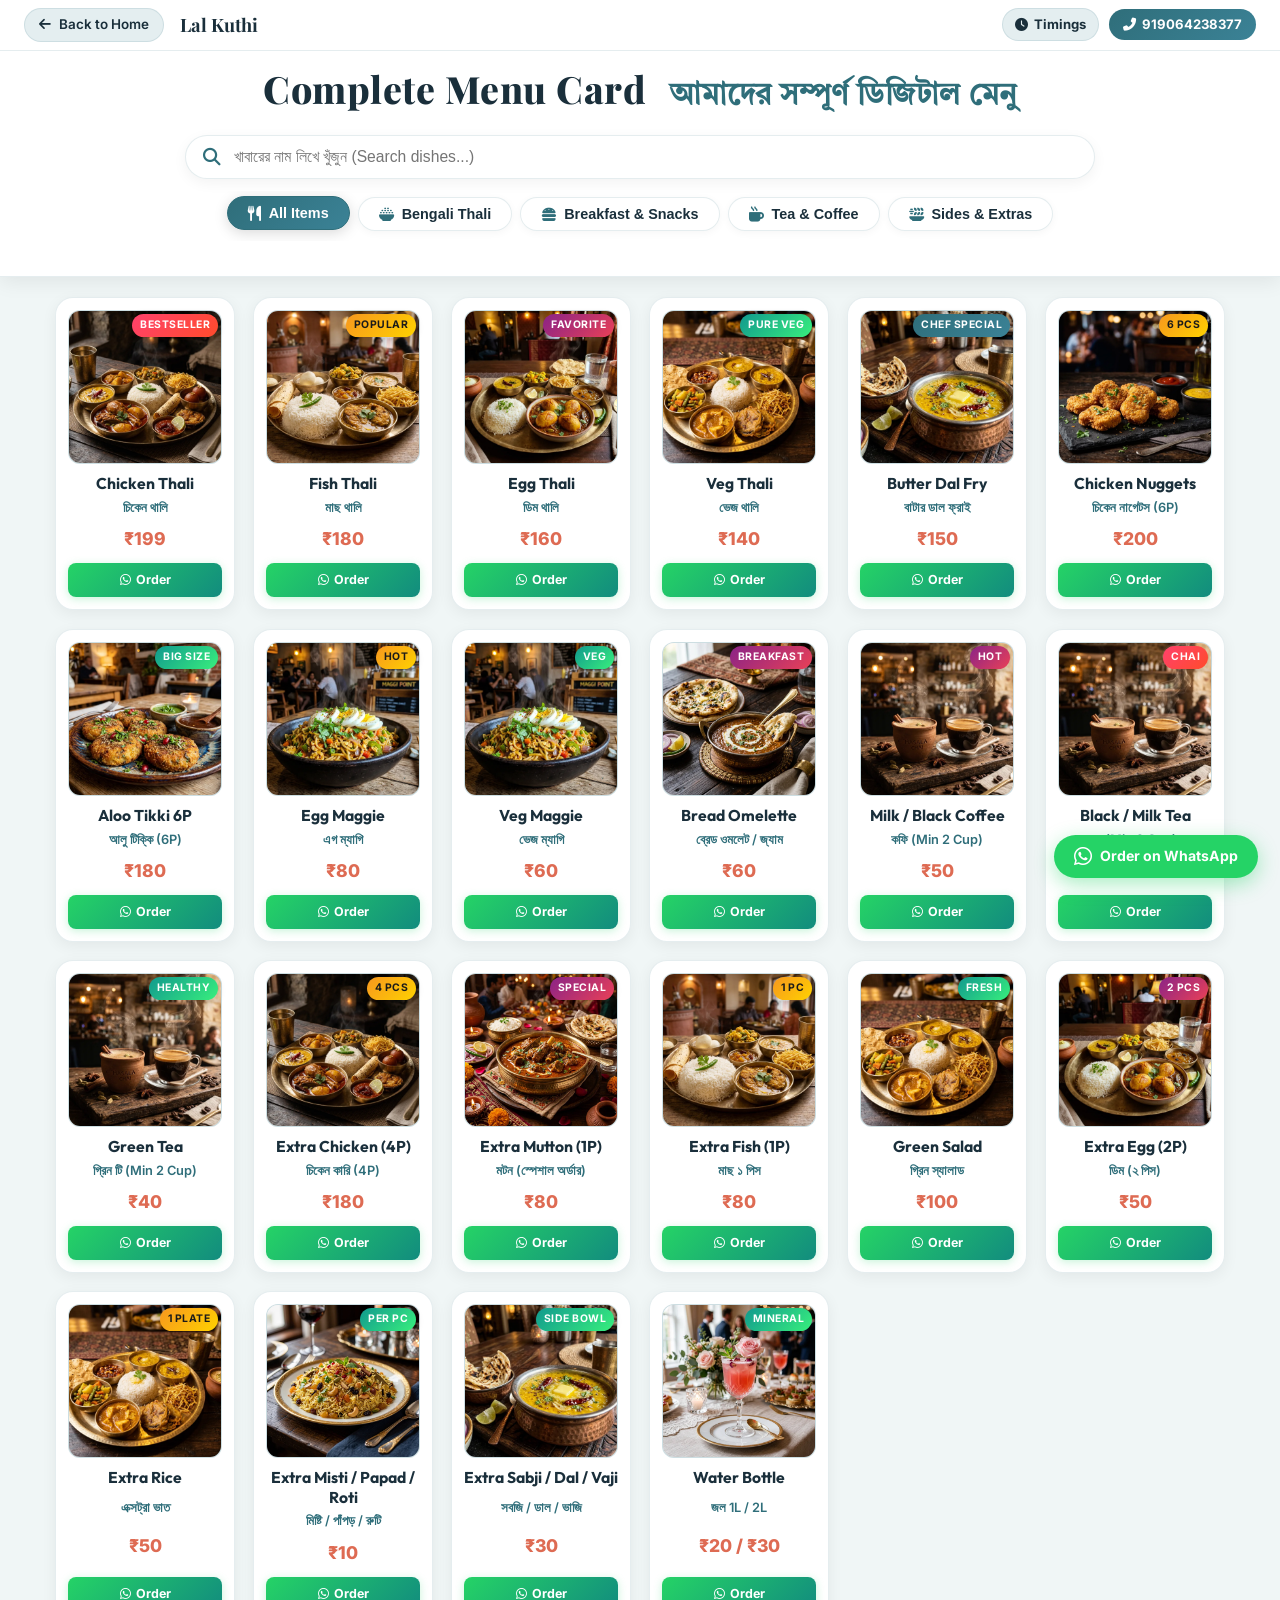
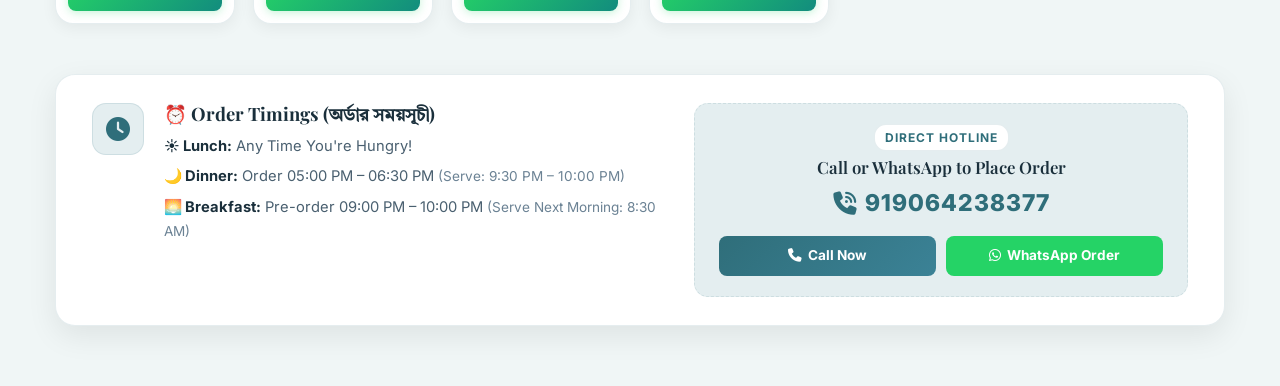
<file: menu.html>
﻿<!DOCTYPE html>
<html lang="bn">
<head>
    <meta charset="UTF-8">
    <meta name="viewport" content="width=device-width, initial-scale=1.0">
    <link rel="icon" type="image/png" href="assets/lal_kuthi_logo.png">
    <title>Full Menu Card | Lal Kuthi</title>
    
    <!-- Meta Descriptions & SEO -->
    <meta name="description" content="Explore the full digital menu of Lal Kuthi. Bengali Thalis, Snacks, Tea, Coffee, Extras & Direct WhatsApp Ordering.">
    <meta name="theme-color" content="#c9a24b">
    
    <!-- Fonts -->
    <link rel="preconnect" href="https://fonts.googleapis.com">
    <link rel="preconnect" href="https://fonts.gstatic.com" crossorigin>
    <link href="https://fonts.googleapis.com/css2?family=Cinzel:wght@500;700;900&family=Inter:wght@300;400;500;600;700;800&family=Outfit:wght@400;500;600;700;800&family=Playfair+Display:ital,wght@0,600;0,700;0,900;1,600&family=Tiro+Bangla:ital@0;1&display=swap" rel="stylesheet">
    
    <!-- Font Awesome -->
    <link rel="stylesheet" href="https://cdnjs.cloudflare.com/ajax/libs/font-awesome/6.5.1/css/all.min.css">
    
    <!-- Main Style -->
    <link rel="stylesheet" href="styles.css">

    <style>
        /* Specific Styles for Compact Full Menu Page (LIGHT THEME) */
        .full-menu-page {
            background-color: var(--bg-deep);
            color: var(--text-primary);
            min-height: 100vh;
        }

        /* Sticky Top Header Container */
        .sticky-menu-top-container {
            position: sticky;
            top: 0;
            z-index: 1000;
            background: var(--bg-card);
            backdrop-filter: blur(20px);
            -webkit-backdrop-filter: blur(20px);
            border-bottom: 1.5px solid var(--glass-border);
            box-shadow: 0 4px 20px rgba(0, 0, 0, 0.08);
        }

        .full-menu-nav {
            padding: 8px 24px;
            display: flex;
            align-items: center;
            justify-content: space-between;
            border-bottom: 1px solid var(--glass-border);
        }

        .full-menu-nav-left {
            display: flex;
            align-items: center;
            gap: 16px;
        }

        .nav-back-btn {
            display: inline-flex;
            align-items: center;
            gap: 8px;
            background: var(--bg-dark);
            border: 1px solid var(--glass-border);
            color: var(--text-primary);
            padding: 5px 14px;
            border-radius: 25px;
            text-decoration: none;
            font-weight: 600;
            font-size: 0.84rem;
            transition: all 0.3s ease;
        }

        .nav-back-btn:hover {
            background: var(--accent-gold);
            color: #ffffff;
            border-color: var(--accent-gold);
            transform: translateX(-3px);
            box-shadow: 0 0 15px rgba(0, 0, 0, 0.15);
        }

        .full-menu-logo-title {
            font-family: 'Playfair Display', serif;
            font-size: 1.15rem;
            font-weight: 700;
            color: var(--text-primary);
        }

        .full-menu-logo-title span {
            color: var(--accent-gold);
        }

        .full-menu-nav-right {
            display: flex;
            align-items: center;
            gap: 10px;
        }

        .nav-timing-btn {
            display: inline-flex;
            align-items: center;
            gap: 6px;
            background: var(--bg-dark);
            border: 1px solid var(--glass-border);
            color: var(--text-primary);
            padding: 5px 12px;
            border-radius: 25px;
            text-decoration: none;
            font-weight: 700;
            font-size: 0.82rem;
            transition: all 0.3s ease;
        }

        .nav-timing-btn:hover {
            background: var(--accent-gold);
            color: #ffffff;
            border-color: var(--accent-gold);
            transform: translateY(-2px);
            box-shadow: 0 0 15px rgba(0, 0, 0, 0.15);
        }

        .nav-call-btn {
            display: inline-flex;
            align-items: center;
            gap: 6px;
            background: linear-gradient(135deg, var(--accent-gold), var(--accent-amber));
            color: #ffffff;
            padding: 5px 14px;
            border-radius: 25px;
            text-decoration: none;
            font-weight: 700;
            font-size: 0.82rem;
            transition: all 0.3s ease;
        }

        .nav-call-btn:hover {
            transform: translateY(-2px);
            box-shadow: 0 4px 15px rgba(0, 0, 0, 0.2);
        }

        /* Full Menu Hero Header */
        .full-menu-hero {
            text-align: center;
            padding: 14px 20px 10px;
            position: relative;
        }

        .full-menu-hero h1 {
            font-family: 'Playfair Display', serif;
            font-size: 2.35rem;
            font-weight: 800;
            color: var(--text-primary);
            margin-bottom: 0;
            line-height: 1.25;
            letter-spacing: 0.5px;
        }

        .full-menu-hero h1 .bengali-heading {
            color: var(--accent-gold);
            display: inline-block;
            font-size: 1.85rem;
            margin-left: 14px;
            font-family: 'Tiro Bangla', serif;
            font-weight: 700;
        }

        .full-menu-hero p {
            display: none;
        }

        /* Search & Filter Controls */
        .menu-control-bar {
            max-width: 950px;
            margin: 0 auto;
            padding: 10px 20px 15px;
        }

        .search-box-wrapper {
            position: relative;
            margin-bottom: 12px;
        }

        .search-box-wrapper input {
            width: 100%;
            background: var(--bg-card);
            border: 1.5px solid var(--glass-border);
            padding: 12px 20px 12px 48px;
            border-radius: 30px;
            color: var(--text-primary);
            font-size: 0.98rem;
            outline: none;
            transition: all 0.3s ease;
            box-shadow: 0 4px 14px rgba(0, 0, 0, 0.05);
        }

        .search-box-wrapper input:focus {
            border-color: var(--accent-gold);
            box-shadow: 0 0 18px rgba(0, 0, 0, 0.1);
            background: var(--bg-card);
        }

        .search-box-wrapper i {
            position: absolute;
            left: 18px;
            top: 50%;
            transform: translateY(-50%);
            color: var(--accent-gold);
            font-size: 1.1rem;
        }

        .menu-category-tabs {
            touch-action: pan-x pan-y;
            overscroll-behavior-x: contain;
            display: flex;
            justify-content: center;
            flex-wrap: wrap;
            gap: 10px;
            margin: 0;
        }

        .menu-tab-btn {
            background: var(--bg-card);
            border: 1.5px solid var(--glass-border);
            color: var(--text-secondary);
            padding: 8px 20px;
            border-radius: 25px;
            font-size: 0.9rem;
            font-weight: 600;
            cursor: pointer;
            backdrop-filter: blur(8px);
            transition: all 0.25s ease;
            display: inline-flex;
            align-items: center;
            gap: 8px;
            box-shadow: 0 2px 8px rgba(0, 0, 0, 0.04);
        }

        .menu-tab-btn i {
            color: var(--accent-gold);
            font-size: 0.95rem;
            transition: transform 0.3s ease;
        }

        .menu-tab-btn:hover {
            border-color: var(--accent-gold);
            color: var(--text-primary);
            background: var(--bg-card2, #f4f8f9);
            transform: translateY(-2px);
            box-shadow: 0 4px 15px rgba(0, 0, 0, 0.08);
        }

        .menu-tab-btn.active {
            background: linear-gradient(135deg, var(--accent-gold), var(--accent-amber));
            border-color: var(--accent-gold);
            color: #ffffff;
            box-shadow: 0 3px 14px rgba(0, 0, 0, 0.15);
            transform: translateY(-1px);
        }

        .menu-tab-btn.active i {
            color: #ffffff;
        }

        /* Compact Grid for Full Menu */
        .compact-menu-grid-container {
            max-width: 1200px;
            margin: 20px auto 50px;
            padding: 0 15px;
        }

        .compact-grid {
            display: grid;
            grid-template-columns: repeat(auto-fill, minmax(180px, 1fr));
            gap: 18px;
        }

        .compact-grid .food-menu-card {
            flex: initial;
            width: 100%;
            animation: floatMenuItem 4.5s ease-in-out infinite alternate;
        }

        .compact-grid .food-menu-card.hidden {
            display: none !important;
        }

        /* No Results Message */
        #no-results-msg {
            text-align: center;
            padding: 50px 20px;
            font-size: 1.1rem;
            color: var(--accent-gold);
            display: none;
            grid-column: 1 / -1;
        }

        /* Order Info Banner (Light Theme) */
        .order-info-banner {
            display: flex;
            align-items: stretch;
            justify-content: space-between;
            gap: 25px;
            padding: 28px 36px;
            border-radius: 20px;
            background: var(--bg-card);
            border: 1.5px solid var(--glass-border);
            box-shadow: 0 10px 30px rgba(0, 0, 0, 0.07);
        }

        .order-timing-card {
            display: flex;
            gap: 20px;
            flex: 1.3;
        }

        .timing-icon {
            width: 52px;
            height: 52px;
            border-radius: 14px;
            background: var(--bg-dark);
            border: 1px solid var(--glass-border);
            display: flex;
            align-items: center;
            justify-content: center;
            color: var(--accent-gold);
            font-size: 1.5rem;
            flex-shrink: 0;
        }

        .timing-details h4 {
            color: var(--text-primary);
            font-size: 1.15rem;
            margin-bottom: 10px;
            font-weight: 700;
        }

        .timing-details ul {
            list-style: none;
            padding: 0;
            margin: 0;
            display: flex;
            flex-direction: column;
            gap: 7px;
        }

        .timing-details li {
            font-size: 0.92rem;
            color: var(--text-secondary);
        }

        .timing-details li strong {
            color: var(--text-primary);
        }

        .timing-details .serve-time {
            color: var(--text-muted);
            font-size: 0.85rem;
        }

        .order-call-box {
            flex: 1;
            display: flex;
            flex-direction: column;
            align-items: center;
            justify-content: center;
            text-align: center;
            background: var(--bg-dark);
            padding: 20px 24px;
            border-radius: 14px;
            border: 1px dashed var(--glass-border);
        }

        .call-badge {
            background: var(--bg-card);
            color: var(--accent-gold);
            font-size: 0.75rem;
            font-weight: 700;
            text-transform: uppercase;
            letter-spacing: 1px;
            padding: 3px 10px;
            border-radius: 12px;
            margin-bottom: 6px;
            border: 1px solid var(--glass-border);
        }

        .order-call-box h3 {
            font-size: 1.05rem;
            color: var(--text-primary);
            margin-bottom: 8px;
            font-weight: 600;
        }

        .order-phone-link {
            font-size: 1.45rem;
            font-weight: 800;
            color: var(--accent-gold);
            text-decoration: none;
            letter-spacing: 1px;
            display: inline-flex;
            align-items: center;
            gap: 8px;
            margin-bottom: 14px;
            transition: transform 0.3s ease;
        }

        .order-phone-link:hover {
            transform: scale(1.05);
        }

        .quick-action-btns {
            display: flex;
            gap: 10px;
            width: 100%;
        }

        .direct-call-btn, .direct-wp-btn {
            flex: 1;
            padding: 9px 12px;
            border-radius: 8px;
            font-size: 0.85rem;
            font-weight: 700;
            text-decoration: none;
            display: inline-flex;
            align-items: center;
            justify-content: center;
            gap: 6px;
            transition: all 0.3s ease;
        }

        .direct-call-btn {
            background: linear-gradient(135deg, var(--accent-gold), var(--accent-amber));
            color: #ffffff;
        }

        .direct-call-btn:hover {
            transform: translateY(-2px);
            box-shadow: 0 4px 15px rgba(0, 0, 0, 0.2);
        }

        .direct-wp-btn {
            background: #25D366;
            color: #ffffff;
        }

        .direct-wp-btn:hover {
            background: #1ebc59;
            transform: translateY(-2px);
            box-shadow: 0 4px 15px rgba(37, 211, 102, 0.4);
        }

        /* Floating Order Quick Dial */
        .floating-order-btn {
            position: fixed;
            bottom: 22px;
            right: 22px;
            z-index: 999;
            display: flex;
            align-items: center;
            gap: 8px;
            background: #25D366;
            color: #ffffff;
            padding: 10px 20px;
            border-radius: 35px;
            text-decoration: none;
            font-weight: 700;
            font-size: 0.88rem;
            box-shadow: 0 6px 20px rgba(37, 211, 102, 0.4);
            transition: all 0.3s ease;
            animation: pulseOrderBtn 2.5s infinite;
        }

        .floating-order-btn:hover {
            background: #1ebc59;
            color: #ffffff;
            transform: scale(1.06);
            box-shadow: 0 8px 25px rgba(37, 211, 102, 0.6);
        }

        @keyframes pulseOrderBtn {
            0%, 100% { transform: scale(1); }
            50% { transform: scale(1.04); }
        }

        @media (max-width: 900px) {
            .order-info-banner {
                flex-direction: column;
                padding: 22px;
            }
            .order-timing-card {
                flex-direction: column;
                gap: 12px;
            }
        }

        @media (max-width: 600px) {
            .full-menu-nav {
                padding: 8px 12px;
            }
            .nav-back-btn span {
                display: none;
            }
            .full-menu-logo-title {
                font-size: 1.05rem;
            }
            .nav-timing-btn {
                padding: 4px 8px;
                font-size: 0.76rem;
            }
            .nav-timing-btn span {
                display: none;
            }
            .nav-call-btn {
                padding: 4px 10px;
                font-size: 0.76rem;
            }
            .full-menu-hero {
                padding: 10px 10px 4px;
            }
            .full-menu-hero h1 {
                font-size: 1.65rem;
            }
            .full-menu-hero h1 .bengali-heading {
                font-size: 1.35rem;
                display: block;
                margin-left: 0;
                margin-top: 4px;
            }
            .menu-control-bar {
                padding: 6px 12px 10px;
            }
            .search-box-wrapper {
                margin-bottom: 8px;
            }
            .search-box-wrapper input {
                padding: 9px 16px 9px 38px;
                font-size: 0.88rem;
                border-radius: 25px;
            }
            .search-box-wrapper i {
                left: 14px;
                font-size: 0.95rem;
            }
            .menu-category-tabs {
            touch-action: pan-x pan-y;
            overscroll-behavior-x: contain;
                gap: 6px;
                overflow-x: auto;
                flex-wrap: nowrap;
                justify-content: flex-start;
                padding-bottom: 4px;
                -webkit-overflow-scrolling: touch;
            }
            .menu-tab-btn {
                padding: 6px 14px;
                font-size: 0.8rem;
                border-radius: 20px;
                white-space: nowrap;
                flex-shrink: 0;
            }
            .compact-grid {
                grid-template-columns: repeat(2, 1fr);
                gap: 10px;
            }
            .compact-grid .food-menu-card {
                padding: 8px;
            }
            .food-title {
                font-size: 0.86rem;
            }
            .bengali-title {
                font-size: 0.72rem;
            }
            .food-price {
                font-size: 0.95rem;
            }
            .food-order-btn {
                padding: 5px 8px;
                font-size: 0.72rem;
            }
        }
    </style>
</head>
<body class="full-menu-page">

    <!-- Sticky Top Header (Navbar + Hero Title + Search Box + Filter Tabs) -->
    <div class="sticky-menu-top-container">
        <!-- Top Navigation Bar -->
        <nav class="full-menu-nav">
            <div class="full-menu-nav-left">
                <a href="index.html" class="nav-back-btn" title="Go back to Home Page">
                    <i class="fas fa-arrow-left"></i> <span>Back to Home</span>
                </a>
                <div class="full-menu-logo-title">Lal Kuthi</div>
            </div>
            <div class="full-menu-nav-right">
                <a href="#order-timings" class="nav-timing-btn" id="nav-timing-toggle-btn" title="Order Timings (অর্ডার সময়সূচী)">
                    <i class="fas fa-clock" id="nav-timing-icon"></i> <span id="nav-timing-text">Timings</span>
                </a>
                <a href="tel:919064238377" class="nav-call-btn">
                    <i class="fas fa-phone-alt"></i> <span>919064238377</span>
                </a>
            </div>
        </nav>

        <!-- Hero Header -->
        <header class="full-menu-hero">
            <h1>Complete Menu Card <span class="bengali-heading">আমাদের সম্পূর্ণ ডিজিটাল মেনু</span></h1>
        </header>

        <!-- Search Bar & Category Filter Tabs -->
        <div class="menu-control-bar">
            <div class="search-box-wrapper">
                <i class="fas fa-search"></i>
                <input type="text" id="menu-search-input" placeholder="খাবারের নাম লিখে খুঁজুন (Search dishes...)" autocomplete="off">
            </div>

            <div class="menu-category-tabs">
                <button class="menu-tab-btn active" data-category="all">
                    <i class="fas fa-utensils"></i> All Items
                </button>
                <button class="menu-tab-btn" data-category="thali">
                    <i class="fas fa-bowl-rice"></i> Bengali Thali
                </button>
                <button class="menu-tab-btn" data-category="snacks">
                    <i class="fas fa-burger"></i> Breakfast & Snacks
                </button>
                <button class="menu-tab-btn" data-category="beverages">
                    <i class="fas fa-mug-hot"></i> Tea & Coffee
                </button>
                <button class="menu-tab-btn" data-category="extras">
                    <i class="fas fa-plate-wheat"></i> Sides & Extras
                </button>
            </div>
        </div>
    </div>

    <!-- Compact Full Menu Grid -->
    <main class="compact-menu-grid-container">
        <div class="compact-grid" id="full-menu-grid">

            <!-- 1. Chicken Thali -->
            <div class="food-menu-card" data-category="thali" data-keywords="chicken thali murgi murgir mangsho rice dal sabji thali">
                <div class="food-card-badge bestseller">Bestseller</div>
                <div class="food-card-img-box">
                    <img src="assets/menu_chicken_thali.webp" alt="Chicken Thali" loading="lazy">
                </div>
                <div class="food-card-body">
                    <h3 class="food-title">Chicken Thali</h3>
                    <span class="bengali-title">চিকেন থালি</span>
                    <span class="food-price">₹199</span>
                    <a href="https://wa.me/919064238377?text==Hi%20Lal%20Kuthi,%20I%20want%20to%20order%20Chicken%20Thali%20(₹199)" target="_blank" class="food-order-btn">
                        <i class="fab fa-whatsapp"></i> Order
                    </a>
                </div>
            </div>

            <!-- 2. Fish Thali -->
            <div class="food-menu-card" data-category="thali" data-keywords="fish thali macher thali mach jhol rui katla rice dal thali">
                <div class="food-card-badge popular">Popular</div>
                <div class="food-card-img-box">
                    <img src="assets/menu_fish_thali.webp" alt="Fish Thali" loading="lazy">
                </div>
                <div class="food-card-body">
                    <h3 class="food-title">Fish Thali</h3>
                    <span class="bengali-title">মাছ থালি</span>
                    <span class="food-price">₹180</span>
                    <a href="https://wa.me/919064238377?text==Hi%20Lal%20Kuthi,%20I%20want%20to%20order%20Fish%20Thali%20(₹180)" target="_blank" class="food-order-btn">
                        <i class="fab fa-whatsapp"></i> Order
                    </a>
                </div>
            </div>

            <!-- 3. Egg Thali -->
            <div class="food-menu-card" data-category="thali" data-keywords="egg thali dimer thali dim kosha rice dal thali">
                <div class="food-card-badge special">Favorite</div>
                <div class="food-card-img-box">
                    <img src="assets/menu_egg_thali.webp" alt="Egg Thali" loading="lazy">
                </div>
                <div class="food-card-body">
                    <h3 class="food-title">Egg Thali</h3>
                    <span class="bengali-title">ডিম থালি</span>
                    <span class="food-price">₹160</span>
                    <a href="https://wa.me/919064238377?text==Hi%20Lal%20Kuthi,%20I%20want%20to%20order%20Egg%20Thali%20(₹160)" target="_blank" class="food-order-btn">
                        <i class="fab fa-whatsapp"></i> Order
                    </a>
                </div>
            </div>

            <!-- 4. Veg Thali -->
            <div class="food-menu-card" data-category="thali" data-keywords="veg thali niramish thali paneer dal sabji rice mishti doi">
                <div class="food-card-badge pure-veg">Pure Veg</div>
                <div class="food-card-img-box">
                    <img src="assets/menu_veg_thali.webp" alt="Veg Thali" loading="lazy">
                </div>
                <div class="food-card-body">
                    <h3 class="food-title">Veg Thali</h3>
                    <span class="bengali-title">ভেজ থালি</span>
                    <span class="food-price">₹140</span>
                    <a href="https://wa.me/919064238377?text==Hi%20Lal%20Kuthi,%20I%20want%20to%20order%20Veg%20Thali%20(₹140)" target="_blank" class="food-order-btn">
                        <i class="fab fa-whatsapp"></i> Order
                    </a>
                </div>
            </div>

            <!-- 5. Butter Dal Fry -->
            <div class="food-menu-card" data-category="extras" data-keywords="butter dal fry yellow dal tadka veg">
                <div class="food-card-badge chef">Chef Special</div>
                <div class="food-card-img-box">
                    <img src="assets/menu_butter_dal_fry.webp" alt="Butter Dal Fry" loading="lazy">
                </div>
                <div class="food-card-body">
                    <h3 class="food-title">Butter Dal Fry</h3>
                    <span class="bengali-title">বাটার ডাল ফ্রাই</span>
                    <span class="food-price">₹150</span>
                    <a href="https://wa.me/919064238377?text==Hi%20Lal%20Kuthi,%20I%20want%20to%20order%20Butter%20Dal%20Fry%20(₹150)" target="_blank" class="food-order-btn">
                        <i class="fab fa-whatsapp"></i> Order
                    </a>
                </div>
            </div>

            <!-- 6. Chicken Nuggets (6P) -->
            <div class="food-menu-card" data-category="snacks" data-keywords="chicken nuggets 6p fried snacks non-veg">
                <div class="food-card-badge popular">6 Pcs</div>
                <div class="food-card-img-box">
                    <img src="assets/menu_chicken_nuggets.webp" alt="Chicken Nuggets" loading="lazy">
                </div>
                <div class="food-card-body">
                    <h3 class="food-title">Chicken Nuggets</h3>
                    <span class="bengali-title">চিকেন নাগেটস (6P)</span>
                    <span class="food-price">₹200</span>
                    <a href="https://wa.me/919064238377?text==Hi%20Lal%20Kuthi,%20I%20want%20to%20order%20Chicken%20Nuggets%20(₹200)" target="_blank" class="food-order-btn">
                        <i class="fab fa-whatsapp"></i> Order
                    </a>
                </div>
            </div>

            <!-- 7. Aloo Tikki Big Size (6P) -->
            <div class="food-menu-card" data-category="snacks" data-keywords="aloo tikki potato cutlet snacks big size veg">
                <div class="food-card-badge pure-veg">Big Size</div>
                <div class="food-card-img-box">
                    <img src="assets/menu_aloo_tikki.webp" alt="Aloo Tikki Big Size" loading="lazy">
                </div>
                <div class="food-card-body">
                    <h3 class="food-title">Aloo Tikki 6P</h3>
                    <span class="bengali-title">আলু টিক্কি (6P)</span>
                    <span class="food-price">₹180</span>
                    <a href="https://wa.me/919064238377?text==Hi%20Lal%20Kuthi,%20I%20want%20to%20order%20Aloo%20Tikki%20(₹180)" target="_blank" class="food-order-btn">
                        <i class="fab fa-whatsapp"></i> Order
                    </a>
                </div>
            </div>

            <!-- 8. Egg Maggie -->
            <div class="food-menu-card" data-category="snacks" data-keywords="egg maggie noodles masala snacks">
                <div class="food-card-badge popular">Hot</div>
                <div class="food-card-img-box">
                    <img src="assets/menu_egg_maggie.webp" alt="Egg Maggie" loading="lazy">
                </div>
                <div class="food-card-body">
                    <h3 class="food-title">Egg Maggie</h3>
                    <span class="bengali-title">এগ ম্যাগি</span>
                    <span class="food-price">₹80</span>
                    <a href="https://wa.me/919064238377?text==Hi%20Lal%20Kuthi,%20I%20want%20to%20order%20Egg%20Maggie%20(₹80)" target="_blank" class="food-order-btn">
                        <i class="fab fa-whatsapp"></i> Order
                    </a>
                </div>
            </div>

            <!-- 9. Veg Maggie -->
            <div class="food-menu-card" data-category="snacks" data-keywords="veg maggie masala noodles snacks vegetarian">
                <div class="food-card-badge pure-veg">Veg</div>
                <div class="food-card-img-box">
                    <img src="assets/menu_egg_maggie.webp" alt="Veg Maggie" loading="lazy">
                </div>
                <div class="food-card-body">
                    <h3 class="food-title">Veg Maggie</h3>
                    <span class="bengali-title">ভেজ ম্যাগি</span>
                    <span class="food-price">₹60</span>
                    <a href="https://wa.me/919064238377?text==Hi%20Lal%20Kuthi,%20I%20want%20to%20order%20Veg%20Maggie%20(₹60)" target="_blank" class="food-order-btn">
                        <i class="fab fa-whatsapp"></i> Order
                    </a>
                </div>
            </div>

            <!-- 10. Bread Omelette / Jam / Butter -->
            <div class="food-menu-card" data-category="snacks" data-keywords="bread omelette jam butter breakfast toast egg">
                <div class="food-card-badge special">Breakfast</div>
                <div class="food-card-img-box">
                    <img src="assets/menu6.webp" alt="Bread Omelette Jam Butter" loading="lazy">
                </div>
                <div class="food-card-body">
                    <h3 class="food-title">Bread Omelette</h3>
                    <span class="bengali-title">ব্রেড ওমলেট / জ্যাম</span>
                    <span class="food-price">₹60</span>
                    <a href="https://wa.me/919064238377?text==Hi%20Lal%20Kuthi,%20I%20want%20to%20order%20Bread%20Omelette%20(₹60)" target="_blank" class="food-order-btn">
                        <i class="fab fa-whatsapp"></i> Order
                    </a>
                </div>
            </div>

            <!-- 11. Milk / Black Coffee -->
            <div class="food-menu-card" data-category="beverages" data-keywords="coffee milk coffee black coffee hot drink beverages espresso">
                <div class="food-card-badge special">Hot</div>
                <div class="food-card-img-box">
                    <img src="assets/menu_tea_coffee.webp" alt="Milk and Black Coffee" loading="lazy">
                </div>
                <div class="food-card-body">
                    <h3 class="food-title">Milk / Black Coffee</h3>
                    <span class="bengali-title">কফি (Min 2 Cup)</span>
                    <span class="food-price">₹50</span>
                    <a href="https://wa.me/919064238377?text==Hi%20Lal%20Kuthi,%20I%20want%20to%20order%20Coffee" target="_blank" class="food-order-btn">
                        <i class="fab fa-whatsapp"></i> Order
                    </a>
                </div>
            </div>

            <!-- 12. Black / Milk Tea -->
            <div class="food-menu-card" data-category="beverages" data-keywords="tea chai milk tea black tea masala chai beverage">
                <div class="food-card-badge bestseller">Chai</div>
                <div class="food-card-img-box">
                    <img src="assets/menu_tea_coffee.webp" alt="Black and Milk Tea" loading="lazy">
                </div>
                <div class="food-card-body">
                    <h3 class="food-title">Black / Milk Tea</h3>
                    <span class="bengali-title">চা (Min 2 Cup)</span>
                    <span class="food-price">₹25</span>
                    <a href="https://wa.me/919064238377?text==Hi%20Lal%20Kuthi,%20I%20want%20to%20order%20Tea" target="_blank" class="food-order-btn">
                        <i class="fab fa-whatsapp"></i> Order
                    </a>
                </div>
            </div>

            <!-- 13. Green Tea -->
            <div class="food-menu-card" data-category="beverages" data-keywords="green tea healthy detox hot beverage">
                <div class="food-card-badge pure-veg">Healthy</div>
                <div class="food-card-img-box">
                    <img src="assets/menu_tea_coffee.webp" alt="Green Tea" loading="lazy">
                </div>
                <div class="food-card-body">
                    <h3 class="food-title">Green Tea</h3>
                    <span class="bengali-title">গ্রিন টি (Min 2 Cup)</span>
                    <span class="food-price">₹40</span>
                    <a href="https://wa.me/919064238377?text==Hi%20Lal%20Kuthi,%20I%20want%20to%20order%20Green%20Tea" target="_blank" class="food-order-btn">
                        <i class="fab fa-whatsapp"></i> Order
                    </a>
                </div>
            </div>

            <!-- 14. Extra Chicken (4P) -->
            <div class="food-menu-card" data-category="extras" data-keywords="extra chicken 4p murgir mangsho chicken curry side non-veg">
                <div class="food-card-badge popular">4 Pcs</div>
                <div class="food-card-img-box">
                    <img src="assets/menu_chicken_thali.webp" alt="Extra Chicken 4P" loading="lazy">
                </div>
                <div class="food-card-body">
                    <h3 class="food-title">Extra Chicken (4P)</h3>
                    <span class="bengali-title">চিকেন কারি (4P)</span>
                    <span class="food-price">₹180</span>
                    <a href="https://wa.me/919064238377?text==Hi%20Lal%20Kuthi,%20I%20want%20to%20order%20Extra%20Chicken%204P%20(₹180)" target="_blank" class="food-order-btn">
                        <i class="fab fa-whatsapp"></i> Order
                    </a>
                </div>
            </div>

            <!-- 15. Extra Mutton (1P - Special Order) -->
            <div class="food-menu-card" data-category="extras" data-keywords="extra mutton 1p khasi mangsho mutton kosha special non-veg">
                <div class="food-card-badge special">Special</div>
                <div class="food-card-img-box">
                    <img src="assets/menu3.webp" alt="Extra Mutton 1P" loading="lazy">
                </div>
                <div class="food-card-body">
                    <h3 class="food-title">Extra Mutton (1P)</h3>
                    <span class="bengali-title">মটন (স্পেশাল অর্ডার)</span>
                    <span class="food-price">₹80</span>
                    <a href="https://wa.me/919064238377?text==Hi%20Lal%20Kuthi,%20I%20want%20to%20order%20Extra%20Mutton%20(₹80)" target="_blank" class="food-order-btn">
                        <i class="fab fa-whatsapp"></i> Order
                    </a>
                </div>
            </div>

            <!-- 16. Extra Fish (1P) -->
            <div class="food-menu-card" data-category="extras" data-keywords="extra fish 1p macher jhol rui katla side non-veg">
                <div class="food-card-badge popular">1 Pc</div>
                <div class="food-card-img-box">
                    <img src="assets/menu_fish_thali.webp" alt="Extra Fish 1P" loading="lazy">
                </div>
                <div class="food-card-body">
                    <h3 class="food-title">Extra Fish (1P)</h3>
                    <span class="bengali-title">মাছ ১ পিস</span>
                    <span class="food-price">₹80</span>
                    <a href="https://wa.me/919064238377?text==Hi%20Lal%20Kuthi,%20I%20want%20to%20order%20Extra%20Fish%20(₹80)" target="_blank" class="food-order-btn">
                        <i class="fab fa-whatsapp"></i> Order
                    </a>
                </div>
            </div>

            <!-- 17. Green Salad -->
            <div class="food-menu-card" data-category="extras" data-keywords="green salad cucumber tomato onion lemon salad veg">
                <div class="food-card-badge pure-veg">Fresh</div>
                <div class="food-card-img-box">
                    <img src="assets/menu_veg_thali.webp" alt="Green Salad" loading="lazy">
                </div>
                <div class="food-card-body">
                    <h3 class="food-title">Green Salad</h3>
                    <span class="bengali-title">গ্রিন স্যালাড</span>
                    <span class="food-price">₹100</span>
                    <a href="https://wa.me/919064238377?text==Hi%20Lal%20Kuthi,%20I%20want%20to%20order%20Green%20Salad%20(₹100)" target="_blank" class="food-order-btn">
                        <i class="fab fa-whatsapp"></i> Order
                    </a>
                </div>
            </div>

            <!-- 18. Extra Egg (2P) -->
            <div class="food-menu-card" data-category="extras" data-keywords="extra egg 2p dim egg curry side non-veg">
                <div class="food-card-badge special">2 Pcs</div>
                <div class="food-card-img-box">
                    <img src="assets/menu_egg_thali.webp" alt="Extra Egg 2P" loading="lazy">
                </div>
                <div class="food-card-body">
                    <h3 class="food-title">Extra Egg (2P)</h3>
                    <span class="bengali-title">ডিম (২ পিস)</span>
                    <span class="food-price">₹50</span>
                    <a href="https://wa.me/919064238377?text==Hi%20Lal%20Kuthi,%20I%20want%20to%20order%20Extra%20Egg%202P%20(₹50)" target="_blank" class="food-order-btn">
                        <i class="fab fa-whatsapp"></i> Order
                    </a>
                </div>
            </div>

            <!-- 19. Extra Rice -->
            <div class="food-menu-card" data-category="extras" data-keywords="extra rice bhat rice portion veg side">
                <div class="food-card-badge popular">1 Plate</div>
                <div class="food-card-img-box">
                    <img src="assets/menu_veg_thali.webp" alt="Extra Rice" loading="lazy">
                </div>
                <div class="food-card-body">
                    <h3 class="food-title">Extra Rice</h3>
                    <span class="bengali-title">এক্সট্রা ভাত</span>
                    <span class="food-price">₹50</span>
                    <a href="https://wa.me/919064238377?text==Hi%20Lal%20Kuthi,%20I%20want%20to%20order%20Extra%20Rice%20(₹50)" target="_blank" class="food-order-btn">
                        <i class="fab fa-whatsapp"></i> Order
                    </a>
                </div>
            </div>

            <!-- 20. Extra Misti / Papad / Roti -->
            <div class="food-menu-card" data-category="extras" data-keywords="extra misti papad roti sweet flatbread side">
                <div class="food-card-badge pure-veg">Per Pc</div>
                <div class="food-card-img-box">
                    <img src="assets/menu2.webp" alt="Extra Misti Papad Roti" loading="lazy">
                </div>
                <div class="food-card-body">
                    <h3 class="food-title">Extra Misti / Papad / Roti</h3>
                    <span class="bengali-title">মিষ্টি / পাঁপড় / রুটি</span>
                    <span class="food-price">₹10</span>
                    <a href="https://wa.me/919064238377?text==Hi%20Lal%20Kuthi,%20I%20want%20to%20order%20Extra%20Misti%20Papad%20Roti%20(₹10)" target="_blank" class="food-order-btn">
                        <i class="fab fa-whatsapp"></i> Order
                    </a>
                </div>
            </div>

            <!-- 21. Extra Sabji / Dal / Vaji -->
            <div class="food-menu-card" data-category="extras" data-keywords="extra sabji dal vaji butter dal fry veg side">
                <div class="food-card-badge pure-veg">Side Bowl</div>
                <div class="food-card-img-box">
                    <img src="assets/menu_butter_dal_fry.webp" alt="Extra Sabji Dal Vaji" loading="lazy">
                </div>
                <div class="food-card-body">
                    <h3 class="food-title">Extra Sabji / Dal / Vaji</h3>
                    <span class="bengali-title">সবজি / ডাল / ভাজি</span>
                    <span class="food-price">₹30</span>
                    <a href="https://wa.me/919064238377?text==Hi%20Lal%20Kuthi,%20I%20want%20to%20order%20Extra%20Sabji%20Dal%20Vaji%20(₹30)" target="_blank" class="food-order-btn">
                        <i class="fab fa-whatsapp"></i> Order
                    </a>
                </div>
            </div>

            <!-- 20. Packaged Water Bottle (1L / 2L) -->
            <div class="food-menu-card" data-category="beverages" data-keywords="water bottle 1l 2l mineral water drink">
                <div class="food-card-badge pure-veg">Mineral</div>
                <div class="food-card-img-box">
                    <img src="assets/menu5.webp" alt="Packaged Water Bottle" loading="lazy">
                </div>
                <div class="food-card-body">
                    <h3 class="food-title">Water Bottle</h3>
                    <span class="bengali-title">জল 1L / 2L</span>
                    <span class="food-price">₹20 / ₹30</span>
                    <a href="https://wa.me/919064238377?text==Hi%20Lal%20Kuthi,%20I%20want%20to%20order%20Water%20Bottle" target="_blank" class="food-order-btn">
                        <i class="fab fa-whatsapp"></i> Order
                    </a>
                </div>
            </div>

        </div>

        <!-- No Results Fallback -->
        <div id="no-results-msg">
            <i class="fas fa-search" style="font-size: 2.5rem; margin-bottom: 12px; display: block;"></i>
            <p>আপনার খোঁজা অনুযায়ী কোনো খাবার পাওয়া যায়নি। অন্য কিছু লিখে খুঁজুন।</p>
        </div>
    </main>

    <!-- Order Timings Banner -->
    <div id="order-timings" style="max-width: 1200px; margin: 0 auto 60px; padding: 0 15px; scroll-margin-top: 170px;">
        <div class="order-info-banner glassmorphism">
            <div class="order-timing-card">
                <div class="timing-icon"><i class="fas fa-clock"></i></div>
                <div class="timing-details">
                    <h4>⏰ Order Timings (অর্ডার সময়সূচী)</h4>
                    <ul>
                        <li><strong>☀️ Lunch:</strong> Any Time You're Hungry!</li>
                        <li><strong>🌙 Dinner:</strong> Order 05:00 PM – 06:30 PM <span class="serve-time">(Serve: 9:30 PM – 10:00 PM)</span></li>
                        <li><strong>🌅 Breakfast:</strong> Pre-order 09:00 PM – 10:00 PM <span class="serve-time">(Serve Next Morning: 8:30 AM)</span></li>
                    </ul>
                </div>
            </div>
            
            <div class="order-call-box">
                <div class="call-badge">Direct Hotline</div>
                <h3>Call or WhatsApp to Place Order</h3>
                <a href="tel:919064238377" class="order-phone-link">
                    <i class="fas fa-phone-volume"></i> 919064238377
                </a>
                <div class="quick-action-btns">
                    <a href="tel:919064238377" class="direct-call-btn">
                        <i class="fas fa-phone"></i> Call Now
                    </a>
                    <a href="https://wa.me/919064238377?text==Hello%20Lal%20Kuthi,%20I%20want%20to%20place%20an%20order!" target="_blank" class="direct-wp-btn">
                        <i class="fab fa-whatsapp"></i> WhatsApp Order
                    </a>
                </div>
            </div>
        </div>
    </div>

    <!-- Floating Direct WhatsApp Button -->
    <a href="https://wa.me/919064238377?text==Hello%20Lal%20Kuthi,%20I%20want%20to%20order%20food!" target="_blank" class="floating-order-btn" title="Direct WhatsApp Order">
        <i class="fab fa-whatsapp" style="font-size: 1.3rem;"></i> <span>Order on WhatsApp</span>
    </a>

    <!-- JavaScript for Live Search & Category Filtering -->
    <script>
        document.addEventListener('DOMContentLoaded', () => {
            const searchInput = document.getElementById('menu-search-input');
            const categoryTabs = document.querySelectorAll('.menu-tab-btn');
            const foodCards = document.querySelectorAll('.food-menu-card');
            const noResultsMsg = document.getElementById('no-results-msg');

            let activeCategory = 'all';

            function filterMenu() {
                const query = searchInput.value.toLowerCase().trim();
                let visibleCount = 0;

                foodCards.forEach(card => {
                    const cardCategory = card.getAttribute('data-category');
                    const keywords = (card.getAttribute('data-keywords') || '') + ' ' + card.innerText.toLowerCase();

                    const matchesCategory = (activeCategory === 'all' || cardCategory === activeCategory);
                    const matchesSearch = query === '' || keywords.includes(query);

                    if (matchesCategory && matchesSearch) {
                        card.classList.remove('hidden');
                        visibleCount++;
                    } else {
                        card.classList.add('hidden');
                    }
                });

                if (visibleCount === 0) {
                    noResultsMsg.style.display = 'block';
                } else {
                    noResultsMsg.style.display = 'none';
                }
            }

            // Category Tab Clicks
            categoryTabs.forEach(tab => {
                tab.addEventListener('click', () => {
                    categoryTabs.forEach(t => t.classList.remove('active'));
                    tab.classList.add('active');
                    activeCategory = tab.getAttribute('data-category');
                    const tabsContainer = tab.closest('.menu-category-tabs');
                    if (tabsContainer) {
                        const targetScroll = tab.offsetLeft - (tabsContainer.clientWidth / 2) + (tab.offsetWidth / 2);
                        tabsContainer.scrollTo({ left: targetScroll, behavior: 'smooth' });
                    }
                    filterMenu();
                });
            });

            // Search Input Live Filter
            searchInput.addEventListener('input', () => {
                filterMenu();
            });

            // ============================================================
            // TWO-WAY TOGGLE SCROLL (Click to go to Timings, Click again to go to Top)
            // ============================================================
            const timingToggleBtn = document.getElementById('nav-timing-toggle-btn');
            const timingIcon = document.getElementById('nav-timing-icon');
            const timingText = document.getElementById('nav-timing-text');
            const orderTimingsSection = document.getElementById('order-timings');

            function isNearTimingsSection() {
                if (!orderTimingsSection) return false;
                const rect = orderTimingsSection.getBoundingClientRect();
                return rect.top <= window.innerHeight * 0.75;
            }

            if (timingToggleBtn && orderTimingsSection) {
                timingToggleBtn.addEventListener('click', (e) => {
                    e.preventDefault();
                    if (isNearTimingsSection()) {
                        // If already at Timings section -> Smoothly scroll back to TOP
                        window.scrollTo({ top: 0, behavior: 'smooth' });
                    } else {
                        // Smoothly scroll DOWN to Order Timings section
                        orderTimingsSection.scrollIntoView({ behavior: 'smooth', block: 'start' });
                    }
                });

                // Dynamically update button icon/text when user scrolls near timings
                window.addEventListener('scroll', () => {
                    if (isNearTimingsSection()) {
                        timingToggleBtn.classList.add('at-bottom');
                        if (timingIcon) timingIcon.className = 'fas fa-arrow-up';
                        if (timingText) timingText.innerText = 'Top';
                        timingToggleBtn.title = 'Scroll back to Top (উপরে ফিরে যান)';
                    } else {
                        timingToggleBtn.classList.remove('at-bottom');
                        if (timingIcon) timingIcon.className = 'fas fa-clock';
                        if (timingText) timingText.innerText = 'Timings';
                        timingToggleBtn.title = 'Order Timings (অর্ডার সময়সূচী)';
                    }
                }, { passive: true });
            }
        });
    </script>
</body>
</html>
</file>
<file: styles.css>
﻿/* ============================================================
   LAL KUTHI - Premium Modern Theme
   ============================================================ */

@import url('https://fonts.googleapis.com/css2?family=Cinzel:wght@500;700;900&family=Hind+Siliguri:wght@500;600;700&family=Inter:wght@300;400;500;600;700;800&family=Outfit:wght@400;500;600;700;800&family=Playfair+Display:ital,wght@0,600;0,700;0,900;1,600&family=Tiro+Bangla:ital@0;1&display=swap');

/* ---- CSS Variables ---- */
:root {
    --bg-deep:              #F0F6F6; /* Very Soft Seafoam/Sky Blue (main bg) */
    --bg-dark:              #E4EEF0; /* Soft Coastal Sand/Slate Blue tint (section bg alt) */
    --bg-card:              #FFFFFF; /* Pure White for cards */
    --bg-card2:             #F4F8F9; /* Hover card background */
    --bg-cream:             #E8F1F2; /* Cool Cream/White tint */
    --accent-gold:          #2F6E7A; /* Coral Blue / Teal */
    --accent-amber:         #3B8296; /* Medium Coral Blue */
    --accent-light:         #8AC0CB; /* Light Coral Blue (hover states) */
    --accent-red:           #DE6B53; /* Warm Coral / Coral Red */
    --accent-warm:          #C4553D; /* Muted Coral Red */
    --text-primary:         #1A2F3B; /* Deep Ocean Navy (primary text) */
    --text-secondary:       #4A6070; /* Muted Steel Blue */
    --text-muted:           #6B8294; /* Muted Slate Blue */
    --text-light-section:   #1A2F3B; /* Text on light sections */
    --glass-bg:             rgba(47, 110, 122, 0.04); /* Teal based glass */
    --glass-border:         rgba(47, 110, 122, 0.12);
    --glass-shadow:         0 8px 30px rgba(26, 47, 59, 0.08);
    --glow-gold:            0 0 25px rgba(47, 110, 122, 0.15);
    --radius-sm:            8px;
    --radius-md:            16px;
    --radius-lg:            24px;
    --transition:           all 0.4s cubic-bezier(0.4, 0, 0.2, 1);
}

/* ---- Reset ---- */
*, *::before, *::after {
    margin: 0;
    padding: 0;
    box-sizing: border-box;
}

html {
    scroll-behavior: smooth;
}

body {
    font-family: 'Inter', sans-serif;
    background-color: var(--bg-deep);
    color: var(--text-primary);
    overflow-x: hidden;
    line-height: 1.6;
}

body.no-scroll {
    overflow-y: hidden !important;
}

h1, h2, h3, h4 {
    font-family: 'Playfair Display', 'Tiro Bangla', serif;
    line-height: 1.2;
}

/* ---- Custom Scrollbar ---- */
::-webkit-scrollbar          { width: 6px; }
::-webkit-scrollbar-track    { background: var(--bg-deep); }
::-webkit-scrollbar-thumb    { background: var(--accent-gold); border-radius: 3px; }
::-webkit-scrollbar-thumb:hover { background: var(--accent-amber); }

/* ============================================================
   LAL KUTHI - Premium Modern Theme
   ============================================================ */
.navbar {
    position: sticky;
    top: 0;
    margin: 0;
    width: 100%;
    padding: 0 5%;
    height: 72px;
    border-radius: 0;
    display: flex;
    justify-content: space-between;
    align-items: center;
    background: rgba(240, 246, 246, 0.92);
    backdrop-filter: blur(20px);
    -webkit-backdrop-filter: blur(20px);
    z-index: 1000;
    border-bottom: 1px solid rgba(47, 110, 122, 0.2);
    box-shadow: 0 4px 30px rgba(0, 0, 0, 0.5);
    transition: var(--transition);
}

.navbar-scrolled {
    height: 62px;
    background: rgba(240, 246, 246, 0.97);
    border-bottom-color: rgba(47, 110, 122, 0.35);
    box-shadow: 0 8px 40px rgba(0, 0, 0, 0.7), var(--glow-gold);
}

.logo-container {
    display: flex;
    align-items: center;
    gap: 2px; /* Set gap to almost zero to align right next to logo image */
}

.logo-brand-img {
    position: relative;
    z-index: 1002;
    height: 52px;
    width: auto;
    object-fit: contain;
    transition: var(--transition);
}

.logo-brand-img:hover {
    transform: scale(1.04);
}

.logo-text-wrapper {
    display: flex;
    align-items: center;
    position: relative;
    padding-left: 0px; /* Removed padding entirely to start text immediately */
    /* no overflow: hidden so football can roll across the whole screen */
}

.animated-football-header {
    position: absolute;
    left: -52px;
    width: 48px;
    height: 48px;
    top: 50%;
    margin-top: -24px;
    display: inline-block;
    z-index: 10;
    animation: footballRollAcross 14s linear infinite;
    will-change: left, transform, opacity;
    pointer-events: none;
}

.animated-football-header svg,
.animated-football-header img {
    width: 100%;
    height: 100%;
    filter: drop-shadow(0 2px 5px rgba(183, 28, 28, 0.4)) drop-shadow(0 1px 2px rgba(0, 0, 0, 0.25)) !important;
}

.logo-text {
    font-size: 1.5rem;
    font-weight: 800;
    letter-spacing: 1px;
    background: linear-gradient(90deg, var(--accent-gold), var(--accent-red));
    -webkit-background-clip: text;
    -webkit-text-fill-color: transparent;
    font-family: 'Tiro Bangla', 'Hind Siliguri', serif;
    display: inline-block;
    white-space: nowrap;
    overflow: hidden;
    clip-path: inset(0 100% 0 0);
    opacity: 0;
    animation: revealTextWipe 14s linear infinite;
    will-change: clip-path, opacity;
}

.nav-links {
    display: flex;
    flex-direction: column;
    position: absolute;
    top: 100%;
    right: 5%; /* Align with padding of navbar actions */
    width: 210px;
    height: auto;
    background: rgba(240, 246, 246, 0.97);
    backdrop-filter: blur(20px);
    -webkit-backdrop-filter: blur(20px);
    border: 1px solid rgba(47, 110, 122, 0.2);
    border-radius: 0 0 var(--radius-md) var(--radius-md);
    padding: 1.5rem 0;
    gap: 0.25rem;
    box-shadow: 0 15px 40px rgba(0, 0, 0, 0.6);
    opacity: 0;
    transform: translateY(-8px);
    pointer-events: none;
    transition: all 0.3s cubic-bezier(0.165, 0.84, 0.44, 1);
    align-items: center;
    list-style: none;
    z-index: 1000;
}

.nav-links.nav-active {
    opacity: 1;
    transform: translateY(0);
    pointer-events: auto;
}

.nav-links a {
    text-decoration: none;
    color: var(--text-secondary);
    font-weight: 500;
    font-size: 0.95rem;
    letter-spacing: 0.5px;
    text-transform: uppercase;
    padding: 0.65rem 1.4rem;
    border-radius: var(--radius-sm);
    transition: var(--transition);
    position: relative;
    display: block;
    width: 100%;
    text-align: center;
}

.nav-links a::after {
    content: '';
    position: absolute;
    bottom: 2px;
    left: 50%;
    transform: translateX(-50%);
    width: 0;
    height: 1.5px;
    background: var(--accent-gold);
    border-radius: 2px;
    transition: width 0.3s ease;
}

.nav-links a:hover {
    color: var(--accent-light);
}

.nav-links a:hover::after {
    width: 60%;
}

.navbar-actions {
    display: flex;
    align-items: center;
    gap: 0.35rem;
}
.dripza-btn-nav {
    background: transparent !important;
    border: none !important;
    width: 38px;
    height: 38px;
    cursor: pointer;
    display: flex;
    align-items: center;
    justify-content: center;
    padding: 0;
    overflow: visible;
    position: relative;
    box-shadow: none !important;
    transition: transform 0.3s ease;
}

.dripza-btn-nav:hover {
    background: transparent !important;
    box-shadow: none !important;
    transform: translateY(-2px);
}

.dripza-nav-icon {
    width: 100%;
    height: 100%;
    object-fit: contain;
    animation: dripzaBreathing 3.5s infinite ease-in-out;
    transition: filter 0.4s ease, transform 0.8s cubic-bezier(0.34, 1.56, 0.64, 1);
}

.dripza-btn-nav:hover .dripza-nav-icon {
    transform: scale(1.15) rotate(360deg);
    filter: drop-shadow(0 0 10px rgba(47, 110, 122, 0.9));
}

@keyframes dripzaBreathing {
    0%, 100% {
        transform: scale(1);
        filter: drop-shadow(0 0 2px rgba(47, 110, 122, 0.25));
    }
    50% {
        transform: scale(1.06);
        filter: drop-shadow(0 0 7px rgba(47, 110, 122, 0.65));
    }
}

.hamburger {
    display: block; /* Show hamburger globally on PC and Mobile */
    cursor: pointer;
    font-size: 1.4rem;
    color: var(--text-primary);
    padding: 0.4rem;
    border-radius: var(--radius-sm);
    transition: var(--transition);
}

.hamburger:hover {
    color: var(--accent-gold);
    background: rgba(47, 110, 122, 0.08);
}

/* ============================================================
   LAL KUTHI - Premium Modern Theme
   ============================================================ */
.hero {
    position: relative;
    width: 100%;
    aspect-ratio: 16 / 9;
    height: 56.25vw; /* Explicit 16:9 height to prevent collapse */
    min-height: 400px; /* Safe minimum height for PC banner */
    display: flex;
    align-items: center;
    justify-content: center;
    text-align: center;
    overflow: hidden;
    margin-top: 0;
}

.hero-bg {
    position: absolute;
    inset: 0;
    z-index: 0;
    overflow: hidden;
    background: var(--bg-deep);
}

.hero-bg::before {
    content: '';
    position: absolute;
    top: -30px;
    left: -30px;
    right: -30px;
    bottom: -30px;
    background-image: var(--bg-image);
    background-size: cover;
    background-position: center;
    filter: blur(28px) brightness(0.28) saturate(1.2);
    transition: background-image 1.2s ease-in-out;
    z-index: 0;
}

.hero-bg img {
    position: absolute;
    inset: 0;
    width: 100%;
    height: 100%;
    object-fit: cover;
    display: block;
    opacity: 0;
    transition: opacity 1.5s ease-in-out;
    z-index: 1;
}

.hero-video {
    position: absolute;
    inset: 0;
    width: 100%;
    height: 100%;
    object-fit: cover;
    z-index: 1;
}

.hero-bg img.active {
    opacity: 1;
    z-index: 2;
}

.hero-bg img.prev {
    opacity: 0;
    z-index: 1;
}

.hero-nav-zone {
    position: absolute;
    top: 0;
    bottom: 0;
    width: 15%;
    z-index: 5;
    cursor: pointer;
    background: transparent;
    transition: background 0.3s ease;
}

.hero-nav-zone.left-zone {
    left: 0;
}

.hero-nav-zone.right-zone {
    right: 0;
}

/* Subtle feedback on hover (no arrow icons) */
.hero-nav-zone:hover {
    background: rgba(255, 255, 255, 0.03);
}

.overlay {
    position: absolute;
    inset: 0;
    background: transparent;
    z-index: 3;
    pointer-events: none;
}

.hero-content {
    max-width: 800px;
    padding: 0 24px;
    z-index: 4;
    transform: translateY(30px);
    opacity: 0;
    animation: fadeUp 1.2s cubic-bezier(0.165, 0.84, 0.44, 1) forwards 0.4s;
}

.hero-content h1 {
    font-size: 3.6rem;
    font-weight: 800;
    margin-bottom: 1.2rem;
    color: var(--text-primary);
    text-shadow: 0 4px 15px rgba(0, 0, 0, 0.5);
    letter-spacing: -1px;
}

.hero-content p {
    font-size: 1.15rem;
    color: var(--text-secondary);
    margin-bottom: 2.8rem;
    line-height: 1.7;
    text-shadow: 0 2px 8px rgba(0, 0, 0, 0.5);
}

/* ============================================================
   LAL KUTHI - Premium Modern Theme
   ============================================================ */
section {
    padding: 15px 6%;
}

.section-title {
    font-family: 'Playfair Display', 'Tiro Bangla', serif;
    font-size: 2.6rem;
    font-weight: 700;
    text-align: center;
    margin-bottom: 1.2rem;
    color: var(--text-primary);
    position: relative;
    display: inline-block;
    width: 100%;
    letter-spacing: -0.5px;
}

.section-title::after {
    content: '';
    display: block;
    width: 60px;
    height: 2px;
    background: linear-gradient(90deg, var(--accent-gold), var(--accent-light));
    margin: 0.8rem auto 0;
    border-radius: 2px;
    box-shadow: 0 0 10px rgba(47, 110, 122, 0.5);
}

/* ============================================================
   LAL KUTHI - Premium Modern Theme
   ============================================================ */
.vibe-section {
    background: radial-gradient(ellipse at center top, rgba(47, 110, 122,0.05) 0%, transparent 65%);
    border-top: 1px solid rgba(47, 110, 122, 0.08);
    border-bottom: 1px solid rgba(47, 110, 122, 0.08);
    padding-top: 15px;
    padding-bottom: 15px;
}

.vibe-container {
    display: flex;
    align-items: center;
    justify-content: center;
    flex-wrap: wrap;
    gap: 1.2rem;
    padding: 0;
    max-width: 1100px;
    margin: 0 auto;
}

.vibe-text {
    max-width: 520px;
}

.vibe-text h3 {
    font-family: 'Playfair Display', 'Tiro Bangla', serif;
    font-size: 2rem;
    margin-bottom: 1.2rem;
    font-weight: 700;
    color: var(--text-primary);
    position: relative;
    padding-left: 1.2rem;
}

.vibe-text h3::before {
    content: '';
    position: absolute;
    left: 0;
    top: 10%;
    height: 80%;
    width: 3px;
    background: linear-gradient(to bottom, var(--accent-gold), var(--accent-amber));
    border-radius: 3px;
}

.vibe-text p {
    color: var(--text-secondary);
    line-height: 1.9;
    font-size: 1.05rem;
    font-weight: 400;
}

/* ============================================================
   LAL KUTHI - Premium Modern Theme
   ============================================================ */
.rath-feast-container {
    position: relative;
    width: 190px;
    height: 190px;
    background: radial-gradient(circle at center, #260A13 0%, #120408 100%);
    border-radius: var(--radius-md);
    border: 2px solid rgba(255, 193, 7, 0.55);
    box-shadow: 0 8px 24px rgba(0, 0, 0, 0.85), 
                inset 0 0 25px rgba(233, 30, 99, 0.25),
                0 0 14px rgba(255, 193, 7, 0.35);
    overflow: hidden;
    cursor: pointer;
    perspective: 500px;
    flex-shrink: 0;
    margin: 20px;
    transition: border-color 0.4s ease, box-shadow 0.4s ease;
}

.rath-feast-container:hover {
    border-color: #FFD54F;
    box-shadow: 0 8px 24px rgba(0, 0, 0, 0.95), 
                inset 0 0 25px rgba(255, 215, 0, 0.3),
                0 0 22px rgba(233, 30, 99, 0.5);
}

.temple-arch {
    position: absolute;
    top: 5px;
    left: 5px;
    right: 5px;
    bottom: 5px;
    border: 1px dashed rgba(255, 215, 0, 0.4);
    border-radius: var(--radius-md);
    pointer-events: none;
    z-index: 1;
}

.rath-altar-chariot {
    position: absolute;
    top: 15px;
    left: 50%;
    transform: translateX(-50%);
    width: 72px;
    height: 72px;
    z-index: 3;
    filter: drop-shadow(0 2px 6px rgba(0,0,0,0.7));
    transition: transform 0.4s cubic-bezier(0.175, 0.885, 0.32, 1.275), filter 0.4s ease;
    animation: trophyFloat 3.5s infinite ease-in-out;
}

.rath-altar-chariot svg {
    width: 100%;
    height: 100%;
}

.rath-feast-container.activated .rath-altar-chariot {
    filter: drop-shadow(0 0 10px #FFD700) drop-shadow(0 0 18px #E91E63);
    animation: trophyVibrate 0.12s infinite linear;
}

@keyframes trophyFloat {
    0%, 100% { transform: translateX(-50%) translateY(0); }
    50% { transform: translateX(-50%) translateY(-3px); }
}

@keyframes trophyVibrate {
    0%, 100% { transform: translateX(-50%) translate(0, 0) scale(1.04); }
    25% { transform: translateX(-50%) translate(-0.6px, 0.6px) scale(1.04); }
    50% { transform: translateX(-50%) translate(0.6px, -0.6px) scale(1.04); }
    75% { transform: translateX(-50%) translate(-0.6px, -0.6px) scale(1.04); }
}

.temple-bell {
    position: absolute;
    bottom: 12px;
    left: 50%;
    width: 58px;
    height: 58px;
    transform: translateX(-50%);
    z-index: 5;
    cursor: pointer;
    filter: drop-shadow(0 3px 6px rgba(0,0,0,0.7));
    transition: transform 0.6s cubic-bezier(0.19, 1, 0.22, 1), opacity 0.5s ease;
}

.temple-bell:hover {
    transform: translateX(-50%) scale(1.1);
}

.temple-bell svg {
    width: 100%;
    height: 100%;
}

.rath-feast-container.activated .temple-bell {
    transform: translateX(-50%) translateY(-55px) rotate(-22deg) scale(0.9);
    opacity: 0;
    pointer-events: none;
}

.rath-fusion-burger {
    position: absolute;
    bottom: 10px;
    left: 50%;
    width: 68px;
    height: 68px;
    transform: translate(-50%, 15px) scale(0.6);
    opacity: 0;
    z-index: 2;
    pointer-events: none;
    transition: all 0.6s cubic-bezier(0.175, 0.885, 0.32, 1.275);
    filter: drop-shadow(0 0 4px rgba(0, 0, 0, 0.4));
}

.rath-fusion-burger svg {
    width: 100%;
    height: 100%;
}

.rath-feast-container.activated .rath-fusion-burger {
    opacity: 1;
    transform: translate(-50%, 0) scale(1.2);
    filter: drop-shadow(0 0 10px #FFD700) drop-shadow(0 0 18px #E91E63);
}

.rath-celebration {
    position: absolute;
    top: 36%;
    left: 50%;
    transform: translate(-50%, -50%) scale(0.7);
    font-family: 'Tiro Bangla', 'Hind Siliguri', serif;
    font-size: 0.82rem;
    font-weight: 900;
    color: #ffffff;
    letter-spacing: 1px;
    text-shadow: 0 0 10px #FFD700, 
                 0 0 18px #E91E63, 
                 0 0 26px #880E4F;
    opacity: 0;
    pointer-events: none;
    z-index: 6;
    transition: all 0.4s cubic-bezier(0.175, 0.885, 0.32, 1.275);
    white-space: nowrap;
}

.rath-feast-container.activated .rath-celebration {
    opacity: 1;
    transform: translate(-50%, -50%) scale(1);
    animation: pulseGoal 0.4s ease-in-out infinite alternate;
}

.feast-item {
    position: absolute;
    font-size: 11px;
    opacity: 0;
    z-index: 4;
    pointer-events: none;
}

.feast-item.p1 { left: 45%; top: 35px; }
.feast-item.p2 { left: 35%; top: 40px; }
.feast-item.p3 { left: 55%; top: 40px; }
.feast-item.p4 { left: 40%; top: 30px; }
.feast-item.p5 { left: 50%; top: 30px; }
.feast-item.p6 { left: 48%; top: 25px; }

.rath-feast-container.activated .feast-item {
    animation: rainConfetti 1.5s cubic-bezier(0.1, 0.8, 0.3, 1) forwards;
}

@keyframes rainConfetti {
    0% {
        transform: translate(0, 0) rotate(0deg) scale(0.5);
        opacity: 1;
    }
    100% {
        opacity: 0;
    }
}

.rath-feast-container.activated .feast-item.p1 { transform: translate(-50px, 85px) rotate(360deg) scale(1.3); }
.rath-feast-container.activated .feast-item.p2 { transform: translate(-70px, 65px) rotate(180deg) scale(1.1); }
.rath-feast-container.activated .feast-item.p3 { transform: translate(60px, 80px) rotate(-360deg) scale(1.4); }
.rath-feast-container.activated .feast-item.p4 { transform: translate(-30px, 95px) rotate(-180deg) scale(1.2); }
.rath-feast-container.activated .feast-item.p5 { transform: translate(40px, 90px) rotate(540deg) scale(1.5); }
.rath-feast-container.activated .feast-item.p6 { transform: translate(5px, 100px) rotate(-540deg) scale(1.3); }

/* ============================================================
   LAL KUTHI - Premium Modern Theme
   ============================================================ */
.reviews-section {
    background: var(--bg-dark);
}

.reviews-slider-container {
    position: relative;
    max-width: 500px;
    margin: 0 auto;
    padding: 0 10px;
}

.reviews-slider {
    position: relative;
    height: 500px;
    width: 100%;
    border-radius: var(--radius-md);
    overflow: hidden;
}

.gallery-item {
    transition: transform 0.3s ease;
    padding: 15px;
    border-radius: var(--radius-md);
}

.reviews-slider .review-slide {
    position: absolute;
    inset: 0;
    width: 100%;
    height: 100%;
    opacity: 0;
    z-index: 1;
    transition: opacity 1s ease-in-out;
    pointer-events: none;
    padding: 0;
}

.reviews-slider .review-slide.active {
    opacity: 1;
    z-index: 2;
    pointer-events: auto;
}

.reviews-slider .review-slide img {
    width: 100%;
    height: 100%;
    object-fit: contain;
    border: none;
    background: none;
    filter: drop-shadow(0 12px 32px rgba(0, 0, 0, 0.65));
}

/* ---- Slider Buttons ---- */
.slider-btn {
    position: absolute;
    top: 50%;
    transform: translateY(-50%);
    background: rgba(47, 110, 122, 0.1);
    border: 1px solid rgba(47, 110, 122, 0.3);
    color: var(--text-primary);
    width: 50px;
    height: 50px;
    border-radius: 50%;
    display: flex;
    align-items: center;
    justify-content: center;
    cursor: pointer;
    z-index: 10;
    backdrop-filter: blur(10px);
    -webkit-backdrop-filter: blur(10px);
    transition: var(--transition);
    font-size: 0.9rem;
}

.slider-btn:hover {
    background: var(--accent-gold);
    border-color: var(--accent-gold);
    color: #fff;
    box-shadow: 0 0 20px rgba(47, 110, 122, 0.55);
    transform: translateY(-50%) scale(1.12);
}

.prev-btn { left:  -68px; }
.next-btn { right: -68px; }

/* ---- Slider Dots ---- */
.slider-dots {
    display: flex;
    justify-content: center;
    gap: 8px;
    margin-top: 2rem;
}

.dot {
    width: 8px;
    height: 8px;
    border-radius: 50%;
    background: rgba(47, 110, 122, 0.2);
    border: 1px solid rgba(47, 110, 122, 0.3);
    cursor: pointer;
    transition: var(--transition);
}

.dot.active,
.dot:hover {
    background: var(--accent-gold);
    border-color: var(--accent-gold);
    box-shadow: 0 0 8px rgba(47, 110, 122, 0.5);
    transform: scale(1.3);
}

/* ---- CTA Button ---- */
.cta-button {
    display: inline-flex;
    align-items: center;
    gap: 0.7rem;
    padding: 14px 34px;
    background: transparent;
    color: var(--accent-light);
    border: 1.5px solid var(--accent-gold);
    border-radius: 4px;
    font-weight: 500;
    font-size: 0.95rem;
    letter-spacing: 0.8px;
    text-transform: uppercase;
    text-decoration: none;
    transition: var(--transition);
    box-shadow: 0 0 0 rgba(47, 110, 122, 0);
    position: relative;
    overflow: hidden;
}

.cta-button::before {
    content: '';
    position: absolute;
    inset: 0;
    background: linear-gradient(135deg, var(--accent-gold), var(--accent-amber));
    opacity: 0;
    transition: opacity 0.35s ease;
    z-index: -1;
}

.cta-button:hover {
    color: #fff;
    border-color: var(--accent-amber);
    box-shadow: 0 4px 25px rgba(47, 110, 122, 0.45);
    transform: translateY(-2px);
}

.cta-button:hover::before {
    opacity: 1;
}

/* ============================================================
   LAL KUTHI - Premium Modern Theme
   ============================================================ */
.glassmorphism {
    background: rgba(228, 238, 240, 0.65);
    backdrop-filter: blur(16px);
    -webkit-backdrop-filter: blur(16px);
    border: 1px solid rgba(47, 110, 122, 0.15);
    border-radius: var(--radius-lg);
    padding: 24px 32px;
    box-shadow: 0 8px 48px rgba(0, 0, 0, 0.55), inset 0 1px 0 rgba(47, 110, 122, 0.08);
}

#contact {
    background: radial-gradient(ellipse at bottom, rgba(47, 110, 122,0.06) 0%, transparent 65%);
    border-top: 1px solid rgba(47, 110, 122, 0.08);
    padding-top: 25px;
    padding-bottom: 25px;
}
#contact .section-title,
.contact-section .section-title {
    font-family: 'Outfit', sans-serif;
    font-weight: 800;
    letter-spacing: 0.8px;
}


.contact-container {
    display: flex;
    justify-content: space-around;
    flex-wrap: wrap;
    gap: 1.5rem;
    max-width: 800px;
    margin: 0 auto;
}

.contact-info, .social-links {
    flex: 1;
    min-width: 270px;
}

.contact-info h2, .social-links h2 {
    font-family: 'Playfair Display', 'Tiro Bangla', serif;
    font-size: 1.6rem;
    margin-bottom: 1.1rem;
    font-weight: 700;
    color: var(--text-primary);
    letter-spacing: -0.3px;
    padding-bottom: 0.4rem;
    border-bottom: 1px solid rgba(47, 110, 122, 0.2);
}

.info-item {
    display: flex;
    align-items: flex-start;
    gap: 14px;
    margin-bottom: 0.6rem;
    color: var(--text-secondary);
    font-size: 1rem;
    transition: var(--transition);
    padding: 6px 10px;
    border-radius: var(--radius-sm);
    border: 1px solid transparent;
}

.info-item:hover {
    transform: translateX(4px);
    color: var(--text-primary);
    background: rgba(47, 110, 122, 0.05);
    border-color: rgba(47, 110, 122, 0.12);
}

.info-item i {
    color: var(--accent-gold);
    font-size: 1.15rem;
    width: 22px;
    margin-top: 3px;
    flex-shrink: 0;
    transition: transform 0.3s ease;
}

.info-item:hover i {
    transform: scale(1.2);
    color: var(--accent-amber);
}

/* ---- Social Icons ---- */
.social-icons {
    display: flex;
    gap: 12px;
    flex-wrap: wrap;
    margin-top: 0.5rem;
}

.social-icon {
    display: flex;
    align-items: center;
    justify-content: center;
    width: 50px;
    height: 50px;
    border-radius: 12px;
    background: rgba(47, 110, 122, 0.05);
    color: var(--text-secondary);
    font-size: 1.3rem;
    text-decoration: none;
    transition: var(--transition);
    border: 1px solid rgba(47, 110, 122, 0.15);
}

.social-icon:hover {
    background: var(--accent-gold);
    border-color: var(--accent-gold);
    color: var(--bg-deep);
    transform: translateY(-5px) scale(1.06);
    box-shadow: 0 8px 24px rgba(47, 110, 122, 0.45);
}

/* ============================================================
   LAL KUTHI - Premium Modern Theme
   ============================================================ */
footer {
    text-align: center;
    padding: 15px 5%;
    background: var(--bg-deep);
    color: var(--text-muted);
    border-top: 1px solid var(--glass-border);
    font-size: 0.88rem;
    letter-spacing: 0.3px;
}

footer p {
    margin: 0;
}

/* ============================================================
   LAL KUTHI - Premium Modern Theme
   ============================================================ */
@keyframes footballRollAcross {
    0% {
        left: -52px;
        transform: scaleX(1);
        opacity: 0;
    }
    1.5% {
        opacity: 1;
    }
    14.3% {
        left: calc(100% - 52px);
        transform: scaleX(1);
        opacity: 1;
    }
    21.4% {
        left: calc(100vw - 10% - 220px);
        transform: scaleX(1);
        opacity: 0;
    }
    50% {
        left: calc(100vw - 10% - 220px);
        transform: scaleX(1);
        opacity: 0;
    }
    51.5% {
        left: calc(100vw - 10% - 220px);
        transform: scaleX(-1);
        opacity: 1;
    }
    57.1% {
        left: calc(100% - 52px);
        transform: scaleX(-1);
        opacity: 1;
    }
    71.4% {
        left: -52px;
        transform: scaleX(-1);
        opacity: 1;
    }
    78.6% {
        left: -140px;
        transform: scaleX(-1);
        opacity: 0;
    }
    100% {
        left: -52px;
        transform: scaleX(1);
        opacity: 0;
    }
}

@keyframes footballRollAcrossMobile {
    0% {
        left: -38px;
        transform: scaleX(1);
        opacity: 0;
    }
    1.5% {
        opacity: 1;
    }
    14.3% {
        left: calc(100% - 38px);
        transform: scaleX(1);
        opacity: 1;
    }
    21.4% {
        left: calc(100vw - 10% - 160px);
        transform: scaleX(1);
        opacity: 0;
    }
    50% {
        left: calc(100vw - 10% - 160px);
        transform: scaleX(1);
        opacity: 0;
    }
    51.5% {
        left: calc(100vw - 10% - 160px);
        transform: scaleX(-1);
        opacity: 1;
    }
    57.1% {
        left: calc(100% - 38px);
        transform: scaleX(-1);
        opacity: 1;
    }
    71.4% {
        left: -38px;
        transform: scaleX(-1);
        opacity: 1;
    }
    78.6% {
        left: -100px;
        transform: scaleX(-1);
        opacity: 0;
    }
    100% {
        left: -38px;
        transform: scaleX(1);
        opacity: 0;
    }
}

@keyframes revealTextWipe {
    0%, 3.3% {
        clip-path: inset(0 100% 0 0);
        opacity: 0;
    }
    3.4% {
        opacity: 1;
    }
    18%, 55% {
        clip-path: inset(0 0% 0 0);
        opacity: 1;
    }
    57.1% {
        clip-path: inset(0 22% 0 0);
        opacity: 1;
    }
    64.3%, 100% {
        clip-path: inset(0 100% 0 0);
        opacity: 0;
    }
}

.rath-yatra-header-text {
    position: absolute;
    left: 50%;
    top: 50%;
    transform: translate(-50%, -50%);
    font-family: 'Playfair Display', 'Tiro Bangla', serif;
    font-size: 1.35rem;
    font-weight: 800;
    letter-spacing: 0.5px;
    color: #8B1A1A;
    text-shadow: 0 1px 2px rgba(0, 0, 0, 0.15);
    white-space: nowrap;
    opacity: 0;
    pointer-events: none;
    animation: revealRathText 14s linear infinite;
    z-index: 5;
}

@keyframes revealRathText {
    0%, 3.3% {
        opacity: 1;
        transform: translate(-50%, -50%) translateY(0);
    }
    18% {
        opacity: 0;
        transform: translate(-50%, -50%) translateY(-10px);
    }
    55% {
        opacity: 0;
        transform: translate(-50%, -50%) translateY(10px);
    }
    64.3%, 100% {
        opacity: 1;
        transform: translate(-50%, -50%) translateY(0);
    }
}

@keyframes fadeUp {
    from { opacity: 0; transform: translateY(30px); }
    to   { opacity: 1; transform: translateY(0); }
}

@keyframes steamUp {
    0%   { transform: translateY(0) scaleX(1); opacity: 0; }
    40%  { opacity: 0.85; }
    100% { transform: translateY(-55px) scaleX(2.5); opacity: 0; }
}

@keyframes shimmer {
    0%   { background-position: -200% 0; }
    100% { background-position: 200% 0; }
}

/* ============================================================
   LAL KUTHI - Premium Modern Theme
   ============================================================ */
@media (max-width: 768px) {
    .hero {
        aspect-ratio: 16 / 9;
        height: auto;
        min-height: auto;
        max-height: none;
        margin-top: 0;
    }

    .navbar {
        top: 0;
        margin: 0;
        width: 100%;
        padding: 0 5%;
        height: 60px;
        border-radius: 0;
    }

    .navbar-scrolled {
        top: 0;
        height: 54px;
    }

        /* Nav links and hamburger are inherited from global desktop view styles */

    .logo-brand-img { height: 44px; width: auto; }
    .logo-text-wrapper { padding-left: 0px; }
    .logo-text { font-size: 0.95rem; }
    .animated-football-header {
        width: 35px;
        height: 35px;
        top: 50%;
        margin-top: -17.5px;
        left: -38px;
        animation-name: footballRollAcrossMobile;
    }
        .rath-yatra-header-text {
        font-size: 0.95rem;
    }


    section { padding: 22px 5%; }

    .section-title {
        font-size: 1.55rem;
        margin-bottom: 0.8rem;
    }
    .cta-button {
        padding: 10px 22px;
        font-size: 0.82rem;
        letter-spacing: 0.5px;
    }

    .vibe-container {
        flex-direction: row;
        align-items: center;
        text-align: left;
        gap: 1rem;
        flex-wrap: nowrap;
    }

    .hot-bowl-container {
        transform: scale(0.65);
        transform-origin: bottom center;
        margin: 0;
        flex-shrink: 0;
    }

    .vibe-text {
        flex: 1;
        min-width: 0;
    }

    .vibe-text h3::before { display: none; }
    .vibe-text h3 {
        padding-left: 0;
        font-size: 1.25rem;
        margin-bottom: 0.5rem;
    }

    .vibe-text p {
        font-size: 0.85rem;
        line-height: 1.5;
    }

    .contact-container { flex-direction: column; gap: 1.5rem; }

    .glassmorphism { padding: 20px 16px; }

    /* Mobile review slider */
    .reviews-slider-container { max-width: 95%; }
    .reviews-slider { height: 380px; }

    .prev-btn {
        left: -6px;
        background: rgba(240, 246, 246, 0.85);
        border-color: rgba(47, 110, 122, 0.5);
        width: 40px;
        height: 40px;
    }
    .next-btn {
        right: -6px;
        background: rgba(240, 246, 246, 0.85);
        border-color: rgba(47, 110, 122, 0.5);
        width: 40px;
        height: 40px;
    }
}

/* ============================================================
   LAL KUTHI - Premium Modern Theme
   ============================================================ */
#preloader {
    position: fixed;
    inset: 0;
    width: 100vw;
    height: 100vh;
    background: var(--bg-deep);
    display: flex;
    justify-content: center;
    align-items: center;
    z-index: 9999;
    transition: opacity 0.9s cubic-bezier(0.77, 0, 0.175, 1), visibility 0.9s;
}

#preloader::before,
#preloader::after {
    content: '';
    position: absolute;
    left: 50%;
    transform: translateX(-50%);
    width: 1px;
    height: 80px;
    background: linear-gradient(to bottom, transparent, var(--accent-gold), transparent);
    opacity: 0.4;
}

#preloader::before { top: 0; }
#preloader::after  { bottom: 0; }

.preloader-content {
    text-align: center;
    display: flex;
    flex-direction: column;
    align-items: center;
    gap: 2.2rem;
    padding: 20px;
}

.preloader-title {
    font-family: 'Playfair Display', 'Tiro Bangla', serif;
    font-size: 2.8rem;
    font-weight: 700;
    color: var(--text-primary);
    opacity: 0;
    transform: translateY(25px);
    animation: preloaderTextReveal 1.2s cubic-bezier(0.165, 0.84, 0.44, 1) forwards 0.3s;
    line-height: 1.25;
    letter-spacing: -0.5px;
}

.preloader-title .highlight {
    color: var(--accent-gold);
    display: inline-block;
    background: linear-gradient(135deg, var(--accent-light) 0%, var(--accent-gold) 60%, var(--accent-amber) 100%);
    -webkit-background-clip: text;
    -webkit-text-fill-color: transparent;
    filter: drop-shadow(0 0 12px rgba(47, 110, 122, 0.45));
}

.preloader-loader {
    width: 180px;
    height: 2px;
    background: rgba(47, 110, 122, 0.08);
    border-radius: 2px;
    overflow: hidden;
    opacity: 0;
    animation: fadeIn 0.8s ease forwards 0.8s;
    position: relative;
}

.loader-bar {
    width: 0;
    height: 100%;
    background: linear-gradient(90deg, transparent, var(--accent-gold), var(--accent-light), var(--accent-gold), transparent);
    background-size: 200% 100%;
    box-shadow: 0 0 12px var(--accent-gold);
    animation: fillProgress 1.1s cubic-bezier(0.1, 0.85, 0.25, 1) forwards,
               shimmer 1.5s linear infinite 0.5s;
}

/* ---- Preloader Animations ---- */
@keyframes preloaderTextReveal {
    to { opacity: 1; transform: translateY(0); }
}

@keyframes fillProgress {
    to { width: 100%; }
}

@keyframes fadeIn {
    to { opacity: 1; }
}

.preloader-fade-out {
    opacity: 0;
    visibility: hidden;
}

/* ============================================================
   LAL KUTHI - Premium Modern Theme
   ============================================================ */
.msg-panel-overlay, .quick-panel-overlay {
    position: fixed;
    inset: 0;
    background: rgba(26, 22, 16, 0.6);
    backdrop-filter: blur(8px);
    -webkit-backdrop-filter: blur(8px);
    z-index: 9990;
    opacity: 0;
    visibility: hidden;
    transition: opacity 0.5s ease, visibility 0.5s ease;
}

.msg-panel-overlay.active, .quick-panel-overlay.active {
    opacity: 1;
    visibility: visible;
}

.msg-panel, .quick-panel {
    position: fixed;
    top: 0;
    right: -450px; /* Hide off-screen by default */
    width: 100%;
    max-width: 450px;
    height: 100%;
    background: rgba(228, 238, 240, 0.85);
    backdrop-filter: blur(30px);
    -webkit-backdrop-filter: blur(30px);
    border-left: 1px solid rgba(47, 110, 122, 0.15);
    box-shadow: -10px 0 50px rgba(0, 0, 0, 0.8);
    z-index: 9995;
    display: flex;
    flex-direction: column;
    transition: right 0.5s cubic-bezier(0.165, 0.84, 0.44, 1);
    overflow-y: auto;
}

.msg-panel {
    padding: 3rem 2.2rem;
    gap: 2rem;
}

.quick-panel {
    padding: 0;
    gap: 0;
}

.msg-panel.active, .quick-panel.active {
    right: 0;
}

.close-msg-panel-btn, .close-quick-panel-btn {
    position: absolute;
    top: 1.5rem;
    right: 1.5rem;
    background: transparent;
    border: none;
    color: var(--text-secondary);
    font-size: 2.2rem;
    line-height: 1;
    cursor: pointer;
    z-index: 10;
    transition: var(--transition);
}

.close-msg-panel-btn:hover, .close-quick-panel-btn:hover {
    color: var(--accent-gold);
    transform: rotate(90deg);
}

/* Quick Panel Banner Styles */
.quick-panel-banner {
    position: relative;
    width: 100%;
    height: 200px;
    overflow: hidden;
    display: flex;
    align-items: center;
    justify-content: center;
    border-bottom: 1px solid rgba(47, 110, 122, 0.15);
}

.quick-panel-banner-img {
    width: 100%;
    height: 100%;
    object-fit: cover;
    position: absolute;
    inset: 0;
    z-index: 0;
    opacity: 0.35;
}

.quick-panel-banner-overlay {
    position: absolute;
    inset: 0;
    background: linear-gradient(to bottom, rgba(240, 246, 246, 0.5) 0%, rgba(228, 238, 240, 0.98) 100%);
    z-index: 1;
}

.quick-panel-banner-content {
    position: relative;
    z-index: 2;
    text-align: center;
    margin-top: 1.5rem;
}

.quick-panel-banner-logo {
    height: 52px;
    width: auto;
    object-fit: contain;
    margin-bottom: 0.4rem;
    filter: drop-shadow(0 0 10px rgba(47, 110, 122, 0.4));
}

.quick-panel-banner-content h3 {
    font-family: 'Playfair Display', 'Tiro Bangla', serif;
    font-size: 1.5rem;
    font-weight: 700;
    color: var(--text-primary);
    margin-bottom: 0.1rem;
    letter-spacing: -0.5px;
}

.quick-panel-banner-content p {
    font-size: 0.75rem;
    color: var(--accent-light);
    text-transform: uppercase;
    letter-spacing: 1.5px;
    font-weight: 600;
}

/* Quick Panel Content & Button Styles */
.quick-panel-content {
    padding: 2.2rem 2.2rem;
    display: flex;
    flex-direction: column;
    gap: 1.2rem;
}

.quick-panel-btn {
    background: rgba(240, 246, 246, 0.6);
    border: 1px solid rgba(47, 110, 122, 0.15);
    color: var(--text-primary);
    padding: 1.2rem;
    border-radius: var(--radius-md);
    font-family: 'Tiro Bangla', 'Hind Siliguri', serif;
    font-size: 1.1rem;
    font-weight: 600;
    cursor: pointer;
    display: flex;
    align-items: center;
    gap: 1rem;
    transition: var(--transition);
    text-align: left;
    width: 100%;
}

.quick-panel-btn i {
    color: var(--accent-gold);
    font-size: 1.3rem;
    transition: var(--transition);
}

.quick-panel-btn:hover {
    border-color: var(--accent-gold);
    background: rgba(47, 110, 122, 0.05);
    box-shadow: 0 0 15px rgba(47, 110, 122, 0.15);
    transform: translateY(-2px);
}

.quick-panel-btn:hover i {
    transform: scale(1.15);
}

.msg-panel-header h2 {
    font-size: 2.2rem;
    font-weight: 800;
    margin-bottom: 0.5rem;
    background: linear-gradient(90deg, var(--accent-gold), var(--accent-light));
    -webkit-background-clip: text;
    -webkit-text-fill-color: transparent;
    font-family: 'Tiro Bangla', 'Hind Siliguri', serif;
}

.msg-panel-header p {
    color: var(--text-secondary);
    font-size: 0.95rem;
    line-height: 1.5;
}

#msg-panel-form {
    display: flex;
    flex-direction: column;
    gap: 1.5rem;
}

.form-group {
    display: flex;
    flex-direction: column;
    gap: 0.5rem;
}

.form-group label {
    font-family: 'Tiro Bangla', 'Hind Siliguri', serif;
    font-size: 0.85rem;
    text-transform: uppercase;
    letter-spacing: 1px;
    color: var(--text-secondary);
    font-weight: 600;
}

.form-group input,
.form-group textarea {
    background: rgba(240, 246, 246, 0.6);
    border: 1px solid rgba(47, 110, 122, 0.15);
    border-radius: var(--radius-sm);
    color: var(--text-primary);
    padding: 0.8rem 1rem;
    font-family: 'Inter', sans-serif;
    font-size: 0.95rem;
    transition: var(--transition);
}

.form-group input:focus,
.form-group textarea:focus {
    outline: none;
    border-color: var(--accent-gold);
    box-shadow: 0 0 10px rgba(47, 110, 122, 0.2);
    background: rgba(240, 246, 246, 0.9);
}

.submit-msg-btn {
    background: transparent;
    border: 1.5px solid var(--accent-gold);
    color: var(--accent-light);
    padding: 1rem;
    border-radius: var(--radius-sm);
    font-family: 'Tiro Bangla', 'Hind Siliguri', serif;
    font-size: 1rem;
    font-weight: 700;
    text-transform: uppercase;
    letter-spacing: 1px;
    cursor: pointer;
    display: flex;
    align-items: center;
    justify-content: center;
    gap: 0.75rem;
    transition: var(--transition);
    position: relative;
    overflow: hidden;
    z-index: 1;
}

.submit-msg-btn:hover {
    color: var(--bg-deep);
    border-color: var(--accent-amber);
    box-shadow: 0 0 20px rgba(47, 110, 122, 0.4);
    transform: translateY(-1px);
}

.submit-msg-btn::before {
    content: '';
    position: absolute;
    inset: 0;
    background: linear-gradient(135deg, var(--accent-gold), var(--accent-amber));
    opacity: 0;
    transition: opacity 0.35s ease;
    z-index: -1;
}

.submit-msg-btn:hover::before {
    opacity: 1;
}

.submit-msg-btn:disabled {
    border-color: var(--text-muted);
    color: var(--text-muted);
    cursor: not-allowed;
    box-shadow: none;
    transform: none;
}

.submit-msg-btn:disabled::before {
    display: none;
}

.msg-status-container {
    font-size: 0.95rem;
    text-align: center;
    padding: 0.8rem;
    border-radius: var(--radius-sm);
    display: none;
    animation: fadeIn 0.4s ease forwards;
}

.msg-status-container.success {
    display: block;
    background: rgba(47, 110, 122, 0.08);
    border: 1px solid rgba(47, 110, 122, 0.3);
    color: var(--accent-light);
}

.msg-status-container.error {
    display: block;
    background: rgba(255, 107, 107, 0.08);
    border: 1px solid rgba(255, 107, 107, 0.3);
    color: var(--accent-red);
}

.submit-msg-btn .btn-loader {
    width: 20px;
    height: 20px;
    border: 2.5px solid rgba(47, 110, 122, 0.2);
    border-top-color: var(--accent-gold);
    border-radius: 50%;
    animation: spin 0.8s linear infinite;
}

@keyframes spin {
    to { transform: rotate(360deg); }
}

/* ============================================================
   LAL KUTHI - Premium Modern Theme
   ============================================================ */
.redeem-panel-overlay {
    position: fixed;
    inset: 0;
    background: rgba(26, 22, 16, 0.6);
    backdrop-filter: blur(8px);
    -webkit-backdrop-filter: blur(8px);
    z-index: 9990;
    opacity: 0;
    visibility: hidden;
    transition: opacity 0.5s ease, visibility 0.5s ease;
}

.redeem-panel-overlay.active {
    opacity: 1;
    visibility: visible;
}

.redeem-panel {
    position: fixed;
    top: 0;
    right: -750px; /* Hide off-screen by default (desktop size) */
    width: 100%;
    max-width: 750px;
    height: 100%;
    background: rgba(228, 238, 240, 0.95);
    backdrop-filter: blur(30px);
    -webkit-backdrop-filter: blur(30px);
    border-left: 1px solid rgba(47, 110, 122, 0.15);
    box-shadow: -10px 0 50px rgba(0, 0, 0, 0.8);
    z-index: 9995;
    display: flex;
    flex-direction: column;
    transition: right 0.5s cubic-bezier(0.165, 0.84, 0.44, 1);
    overflow: hidden;
}

.redeem-panel.active {
    right: 0;
}

.close-redeem-panel-btn {
    position: absolute;
    top: 1.5rem;
    right: 1.5rem;
    background: transparent;
    border: none;
    color: var(--text-secondary);
    font-size: 2.2rem;
    line-height: 1;
    cursor: pointer;
    z-index: 10000;
    transition: var(--transition);
}

.close-redeem-panel-btn:hover {
    color: var(--accent-gold);
    transform: rotate(90deg);
}

.redeem-panel-wrapper {
    display: flex;
    width: 100%;
    height: 100%;
}

/* Left Column: Coral Red Sidebar */
.redeem-left-col {
    flex: 1;
    background: linear-gradient(135deg, #ff3333 0%, #ff6b6b 100%);
    padding: 3rem 2.2rem;
    color: #ffffff;
    display: flex;
    flex-direction: column;
    justify-content: space-between;
    position: relative;
    overflow: hidden;
    border-right: 1px solid rgba(255, 255, 255, 0.1);
}

.redeem-left-col::before {
    content: '';
    position: absolute;
    width: 200px;
    height: 200px;
    background: radial-gradient(circle, rgba(255,255,255,0.15) 0%, transparent 70%);
    top: -50px;
    left: -50px;
    border-radius: 50%;
}

.redeem-brand-header {
    position: relative;
    z-index: 2;
}

.redeem-brand-header h2 {
    font-family: 'Tiro Bangla', 'Hind Siliguri', serif;
    font-size: 2rem;
    font-weight: 800;
    line-height: 1.2;
    text-shadow: 0 2px 10px rgba(0, 0, 0, 0.15);
    letter-spacing: -0.5px;
}

.redeem-features {
    display: flex;
    flex-direction: column;
    gap: 2rem;
    margin: auto 0;
    position: relative;
    z-index: 2;
}

.redeem-feature-item {
    display: flex;
    align-items: flex-start;
    gap: 1.1rem;
}

.redeem-feature-item i {
    font-size: 1.6rem;
    color: #ffffff;
    background: rgba(255, 255, 255, 0.15);
    width: 44px;
    height: 44px;
    border-radius: 12px;
    display: flex;
    align-items: center;
    justify-content: center;
    flex-shrink: 0;
    box-shadow: 0 4px 15px rgba(0,0,0,0.1);
}

.redeem-feature-item h4 {
    font-family: 'Tiro Bangla', 'Hind Siliguri', serif;
    font-size: 1.1rem;
    font-weight: 700;
    margin-bottom: 0.2rem;
    color: #ffffff;
}

.redeem-feature-item p {
    font-size: 0.85rem;
    color: rgba(255, 255, 255, 0.85);
    line-height: 1.4;
}

.redeem-left-
        param($match)
        $m = $match.Value
        return $m
    

/* Right Column: Form, Inputs & States */
.redeem-right-col {
    flex: 1.25;
    padding: 4.5rem 2.5rem 3rem 2.5rem;
    display: flex;
    flex-direction: column;
    justify-content: flex-start;
    overflow-y: auto;
    background: rgba(240, 246, 246, 0.4);
}

#redeem-panel-form {
    display: flex;
    flex-direction: column;
    gap: 1.6rem;
    width: 100%;
}

.icon-input-group label {
    font-family: 'Tiro Bangla', 'Hind Siliguri', serif;
    font-size: 0.8rem;
    text-transform: uppercase;
    letter-spacing: 1.5px;
    color: var(--text-secondary);
    font-weight: 700;
    margin-bottom: 0.5rem;
    display: block;
}

.input-with-icon {
    position: relative;
    display: flex;
    align-items: center;
}

.input-with-icon i {
    position: absolute;
    left: 1.1rem;
    color: var(--text-muted);
    font-size: 1.1rem;
    pointer-events: none;
    transition: var(--transition);
}

.input-with-icon input {
    width: 100%;
    background: rgba(26, 22, 16, 0.6);
    border: 1px solid rgba(47, 110, 122, 0.15);
    border-radius: var(--radius-md);
    color: var(--text-primary);
    padding: 1.1rem 1.1rem 1.1rem 2.8rem;
    font-family: 'Inter', sans-serif;
    font-size: 1rem;
    transition: var(--transition);
}

.input-with-icon input:focus {
    outline: none;
    border-color: var(--accent-gold);
    box-shadow: 0 0 15px rgba(47, 110, 122, 0.25);
    background: rgba(26, 22, 16, 0.9);
}

.input-with-icon input:focus + i {
    color: var(--accent-gold);
}

.submit-redeem-btn {
    background: #13151b;
    border: 1.5px solid rgba(255, 255, 255, 0.1);
    color: var(--text-primary);
    padding: 1.2rem;
    border-radius: var(--radius-md);
    font-family: 'Tiro Bangla', 'Hind Siliguri', serif;
    font-size: 1.1rem;
    font-weight: 700;
    text-transform: uppercase;
    letter-spacing: 1.5px;
    cursor: pointer;
    transition: var(--transition);
    box-shadow: 0 8px 24px rgba(0, 0, 0, 0.3);
    margin-top: 0.8rem;
}

.submit-redeem-btn:hover:not(:disabled) {
    background: #ff4d4d;
    border-color: #ff4d4d;
    box-shadow: 0 8px 30px rgba(255, 77, 77, 0.4);
    transform: translateY(-2px);
}

.submit-redeem-btn:disabled {
    opacity: 0.5;
    cursor: not-allowed;
}

.redeem-subtext-link {
    text-align: center;
    font-size: 0.9rem;
    color: var(--text-secondary);
    margin-top: 0.5rem;
}

.redeem-subtext-link a {
    color: #ff6b6b;
    text-decoration: none;
    font-weight: 600;
    transition: var(--transition);
}

.redeem-subtext-link a:hover {
    color: #ff4d4d;
    text-decoration: underline;
}

/* Status Notifications */
.redeem-status-container {
    margin-top: 1.5rem;
    font-size: 0.95rem;
    text-align: center;
    padding: 1rem;
    border-radius: var(--radius-md);
    display: none;
    animation: fadeIn 0.4s ease forwards;
}

.redeem-status-container.success {
    display: block;
    background: rgba(47, 110, 122, 0.08);
    border: 1px solid rgba(47, 110, 122, 0.3);
    color: var(--accent-light);
}

.redeem-status-container.error {
    display: block;
    background: rgba(255, 107, 107, 0.08);
    border: 1px solid rgba(255, 107, 107, 0.3);
    color: var(--accent-red);
}

/* Digital Ticket styling */
.ticket-container {
    display: flex;
    flex-direction: column;
    align-items: center;
    gap: 1.5rem;
    animation: fadeIn 0.5s ease-out forwards;
    width: 100%;
}

.ticket {
    background: rgba(228, 238, 240, 0.9);
    border: 1px solid rgba(47, 110, 122, 0.2);
    border-radius: var(--radius-md);
    width: 100%;
    box-shadow: 0 15px 35px rgba(0, 0, 0, 0.5);
    overflow: hidden;
    position: relative;
}

.ticket-header {
    background: linear-gradient(90deg, rgba(47, 110, 122, 0.1), transparent);
    padding: 1.5rem;
    text-align: center;
}

.ticket-header h3 {
    font-family: 'Playfair Display', 'Tiro Bangla', serif;
    font-size: 1.4rem;
    color: var(--text-primary);
    margin-bottom: 0.2rem;
}

.ticket-header p {
    font-size: 0.75rem;
    color: var(--accent-gold);
    letter-spacing: 2px;
    font-weight: 700;
}

.ticket-divider {
    position: relative;
    height: 1px;
    border-top: 1.5px dashed rgba(47, 110, 122, 0.25);
    margin: 0 1rem;
}

.left-notch, .right-notch {
    position: absolute;
    width: 20px;
    height: 20px;
    background: rgba(240, 246, 246, 0.98); /* Match panel background to cut out */
    border-radius: 50%;
    top: -10px;
    z-index: 10;
}

.left-notch {
    left: -22px;
    border-right: 1px solid rgba(47, 110, 122, 0.2);
}

.right-notch {
    right: -22px;
    border-left: 1px solid rgba(47, 110, 122, 0.2);
}

.ticket-body {
    padding: 2rem 1.5rem;
    text-align: center;
    display: flex;
    flex-direction: column;
    align-items: center;
    gap: 1rem;
}

.ticket-label {
    font-size: 0.8rem;
    text-transform: uppercase;
    color: var(--text-secondary);
    letter-spacing: 1px;
}

.ticket-token {
    font-family: 'Tiro Bangla', 'Hind Siliguri', serif;
    font-size: 2.2rem;
    color: var(--accent-gold);
    background: rgba(47, 110, 122, 0.05);
    padding: 0.6rem 2rem;
    border-radius: var(--radius-sm);
    border: 1px dashed var(--accent-gold);
    letter-spacing: 1px;
    box-shadow: 0 0 15px rgba(47, 110, 122, 0.1);
    font-weight: 800;
}

.ticket-subtext {
    font-size: 0.85rem;
    color: var(--text-secondary);
    line-height: 1.5;
    max-width: 280px;
}

.copy-token-btn {
    background: transparent;
    border: 1.5px solid var(--accent-gold);
    color: var(--accent-light);
    padding: 0.75rem 1.8rem;
    border-radius: var(--radius-sm);
    font-family: 'Tiro Bangla', 'Hind Siliguri', serif;
    font-weight: 600;
    cursor: pointer;
    display: flex;
    align-items: center;
    gap: 0.5rem;
    transition: var(--transition);
}

.copy-token-btn:hover {
    background: var(--accent-gold);
    color: var(--bg-deep);
    box-shadow: 0 0 15px rgba(47, 110, 122, 0.4);
}

.redeem-again-btn, .back-to-form-btn {
    background: transparent;
    border: 1.5px solid rgba(255, 255, 255, 0.15);
    color: var(--text-secondary);
    padding: 0.9rem;
    border-radius: var(--radius-md);
    width: 100%;
    cursor: pointer;
    font-family: 'Tiro Bangla', 'Hind Siliguri', serif;
    font-weight: 600;
    transition: var(--transition);
    text-transform: uppercase;
    font-size: 0.9rem;
    letter-spacing: 1px;
}

.redeem-again-btn:hover, .back-to-form-btn:hover {
    border-color: var(--text-primary);
    color: var(--text-primary);
    background: rgba(255, 255, 255, 0.05);
}

/* History container styling */
.redeem-history-container {
    width: 100%;
    display: flex;
    flex-direction: column;
    gap: 1.5rem;
    animation: fadeIn 0.4s ease forwards;
}

.redeem-history-container h3 {
    font-family: 'Tiro Bangla', 'Hind Siliguri', serif;
    font-size: 1.4rem;
    color: var(--text-primary);
    display: flex;
    align-items: center;
    gap: 0.75rem;
}

.history-badge {
    background: #ff4d4d;
    color: white;
    font-size: 0.8rem;
    padding: 2px 8px;
    border-radius: 10px;
    font-family: 'Inter', sans-serif;
}

.history-list {
    display: flex;
    flex-direction: column;
    gap: 1rem;
    max-height: 380px;
    overflow-y: auto;
    padding-right: 0.5rem;
}

.history-list::-webkit-scrollbar {
    width: 4px;
}

.history-card {
    background: rgba(228, 238, 240, 0.6);
    border: 1px solid rgba(255, 255, 255, 0.08);
    border-radius: var(--radius-md);
    padding: 1.2rem;
    display: flex;
    justify-content: space-between;
    align-items: center;
    transition: var(--transition);
}

.history-card:hover {
    border-color: var(--accent-gold);
    background: rgba(228, 238, 240, 0.9);
}

.history-details {
    display: flex;
    flex-direction: column;
    gap: 0.3rem;
}

.history-code-tag {
    font-size: 0.75rem;
    color: #ff6b6b;
    text-transform: uppercase;
    font-weight: 700;
    letter-spacing: 0.5px;
}

.history-token {
    font-family: 'Tiro Bangla', 'Hind Siliguri', serif;
    font-size: 1.25rem;
    color: var(--text-primary);
    font-weight: 700;
}

.history-date {
    font-size: 0.7rem;
    color: var(--text-muted);
}

.history-copy-btn {
    background: transparent;
    border: 1px solid rgba(47, 110, 122, 0.3);
    color: var(--accent-light);
    width: 38px;
    height: 38px;
    border-radius: 50%;
    display: flex;
    align-items: center;
    justify-content: center;
    cursor: pointer;
    transition: var(--transition);
}

.history-copy-btn:hover {
    background: var(--accent-gold);
    color: var(--bg-deep);
    border-color: var(--accent-gold);
    box-shadow: 0 0 10px rgba(47, 110, 122, 0.3);
}

/* ============================================================
   LAL KUTHI - Premium Modern Theme
   ============================================================ */
@media (max-width: 768px) {
    .redeem-panel {
        max-width: 100%;
        right: -100%;
    }
    
    .redeem-panel-wrapper {
        flex-direction: column;
        overflow-y: auto;
    }
    
    .redeem-left-col {
        padding: 2.2rem 1.8rem 1.8rem 1.8rem;
        flex: none;
        min-height: auto;
        border-right: none;
        border-bottom: 1px solid rgba(255, 255, 255, 0.1);
    }
    
    .redeem-features {
        margin-top: 1.5rem;
        gap: 1.2rem;
    }
    
    .redeem-left-col::before {
        display: none;
    }
    
    .redeem-brand-header h2 {
        font-size: 1.6rem;
    }
    
    .redeem-right-col {
        flex: none;
        padding: 2.2rem 1.8rem 3rem 1.8rem;
        background: transparent;
        overflow-y: visible;
    }
    
    .left-notch {
        left: -12px;
    }
    
    .right-notch {
        right: -12px;
    }
}

/* ============================================================
   LAL KUTHI - Premium Modern Theme
   ============================================================ */
.fifa-btn {
    background: transparent !important;
    border: none !important;
    cursor: pointer;
    padding: 0;
    margin: 0;
    display: flex;
    align-items: center;
    justify-content: center;
    overflow: visible;
    width: 38px;
    height: 38px;
    position: relative;
    transition: transform 0.3s cubic-bezier(0.34, 1.56, 0.64, 1);
}

.fifa-container {
    width: 34px;
    height: 34px;
    position: relative;
    display: flex;
    align-items: center;
    justify-content: center;
}

/* Magic Ring: Anime Spell Circle behind Trophy (Stadium Green) */
.fifa-magic-ring {
    position: absolute;
    width: 32px;
    height: 32px;
    border-radius: 50%;
    border: 1.5px dashed #00ff66;
    animation: spinRing 6s linear infinite;
    opacity: 0.85;
}

.fifa-btn:hover .fifa-magic-ring {
    border-color: #ffe066;
    border-style: dotted;
    animation-duration: 1.2s; /* spins super fast on hover like power charging! */
}

/* FIFA Trophy SVG styling */
.fifa-svg {
    width: 100%;
    height: 100%;
    z-index: 2;
    animation: fifaFloat 3s infinite ease-in-out;
}

.fifa-btn:hover .fifa-svg {
    animation: fifaVibrate 0.12s infinite linear; /* vibrates like charging raw energy! */
}

.fifa-btn:hover {
    transform: scale(1.18);
}

/* Animations */
@keyframes spinRing {
    from { transform: rotate(0deg); }
    to { transform: rotate(360deg); }
}

@keyframes fifaFloat {
    0%, 100% {
        transform: translateY(0) scale(1);
    }
    50% {
        transform: translateY(-2px) scale(1.04);
    }
}

@keyframes fifaVibrate {
    0%, 100% { transform: translate(0, 0) scale(1.08); }
    25% { transform: translate(-0.8px, 0.8px) scale(1.08); }
    50% { transform: translate(0.8px, -0.8px) scale(1.08); }
    75% { transform: translate(-0.8px, -0.8px) scale(1.08); }
}

/* ============================================================
   LAL KUTHI - Premium Modern Theme
   ============================================================ */
.promo-modal {
    position: fixed;
    inset: 0;
    z-index: 10000; /* Above header, quick panel, etc. */
    display: flex;
    align-items: center;
    justify-content: center;
    opacity: 0;
    pointer-events: none;
}

.promo-modal.active {
    opacity: 1;
    pointer-events: auto;
    transition: opacity 0.5s cubic-bezier(0.4, 0, 0.2, 1);
}

.promo-modal-overlay {
    position: absolute;
    inset: 0;
    background: rgba(26, 22, 16, 0.85);
    transition: opacity 0.5s ease;
}

.promo-modal-content {
    position: relative;
    max-width: 480px;
    width: 88%;
    z-index: 10001;
    transform: scale(0.9);
    transition: transform 0.5s cubic-bezier(0.34, 1.56, 0.64, 1), opacity 0.5s ease;
    display: flex;
    align-items: center;
    justify-content: center;
    border-radius: var(--radius-md);
    overflow: visible;
    box-shadow: 0 25px 60px rgba(0, 0, 0, 0.85), 0 0 40px rgba(47, 110, 122, 0.2);
    border: 1.5px solid rgba(47, 110, 122, 0.2);
}

.promo-modal.active .promo-modal-content {
    transform: scale(1);
}

.promo-modal.closing {
    pointer-events: none;
}

.promo-modal.closing .promo-modal-overlay {
    opacity: 0;
}

.promo-modal.closing .promo-modal-content {
    animation: flyToButton 0.65s cubic-bezier(0.55, 0.055, 0.675, 0.19) forwards;
}

@keyframes flyToButton {
    0% {
        transform: translate(0, 0) scale(1);
        opacity: 1;
    }
    100% {
        transform: translate(var(--fly-x, 0), var(--fly-y, 0)) scale(0.02);
        opacity: 0;
    }
}

.promo-poster-img {
    width: 100%;
    height: auto;
    max-height: 80vh;
    object-fit: contain;
    border-radius: var(--radius-md);
    display: block;
}

.promo-modal-close {
    position: absolute;
    top: -16px;
    right: -16px;
    width: 36px;
    height: 36px;
    border-radius: 50%;
    background: #1A1610;
    border: 2px solid var(--accent-gold);
    color: #fff;
    font-size: 1.1rem; /* font size scaled for icon size */
    font-weight: 600;
    line-height: 1;
    display: flex;
    align-items: center;
    justify-content: center;
    cursor: pointer;
    z-index: 10002;
    box-shadow: 0 4px 15px rgba(47, 110, 122, 0.4);
    transition: all 0.3s ease;
}

.promo-modal-close:hover {
    transform: scale(1.15) rotate(90deg);
    background: var(--accent-gold);
    color: #1A1610;
    box-shadow: 0 4px 22px rgba(47, 110, 122, 0.85);
}

@media (max-width: 480px) {
    .promo-modal-content {
        width: 90%;
        max-width: 350px;
    }
    .promo-modal-close {
        top: 8px;
        right: 8px;
        width: 32px;
        height: 32px;
        font-size: 0.95rem;
        background: rgba(26, 22, 16, 0.85);
        border-color: #fff;
        box-shadow: 0 2px 10px rgba(0,0,0,0.5);
    }
    .promo-modal-close:hover {
        transform: scale(1.1) rotate(90deg);
        background: #fff;
        color: #1A1610;
        box-shadow: 0 4px 15px rgba(255,255,255,0.8);
    }
}

/* ============================================================
   LAL KUTHI - Premium Modern Theme
   ============================================================ */
.puja-btn {
    background: transparent !important;
    border: none !important;
    cursor: pointer;
    padding: 0;
    margin: 0;
    display: flex;
    align-items: center;
    justify-content: center;
    overflow: visible;
    width: 38px;
    height: 38px;
    position: relative;
    transition: transform 0.3s cubic-bezier(0.34, 1.56, 0.64, 1);
}

.puja-container {
    width: 34px;
    height: 34px;
    position: relative;
    display: flex;
    align-items: center;
    justify-content: center;
}

/* Magic Ring: Anime Spell Circle behind Trishul */
.puja-magic-ring {
    position: absolute;
    width: 32px;
    height: 32px;
    border-radius: 50%;
    border: 1.5px dashed #ff2200;
    box-shadow: 0 0 8px rgba(255, 34, 0, 0.45), inset 0 0 8px rgba(255, 34, 0, 0.45);
    animation: spinRing 6s linear infinite;
    opacity: 0.85;
}

.puja-btn:hover .puja-magic-ring {
    border-color: var(--accent-gold);
    border-style: dotted;
    box-shadow: 0 0 12px rgba(47, 110, 122, 0.85), inset 0 0 12px rgba(47, 110, 122, 0.85);
    animation-duration: 1.2s; /* spins super fast on hover like power charging! */
}

/* Durga Face SVG styling */
.puja-svg {
    width: 100%;
    height: 100%;
    z-index: 2;
    filter: drop-shadow(0 0 2px rgba(255, 224, 102, 0.6));
    animation: durgaFloat 3s infinite ease-in-out;
}

.puja-btn:hover .puja-svg {
    filter: drop-shadow(0 0 6px #ff2200) drop-shadow(0 0 10px #ffe066);
    animation: durgaVibrate 0.12s infinite linear; /* vibrates like charging raw energy! */
}

.puja-btn:hover {
    transform: scale(1.18);
}

@keyframes durgaFloat {
    0%, 100% {
        transform: translateY(0) scale(1);
    }
    50% {
        transform: translateY(-2px) scale(1.04);
    }
}

@keyframes durgaVibrate {
    0%, 100% { transform: translate(0, 0) scale(1.08); }
    25% { transform: translate(-0.8px, 0.8px) scale(1.08); }
    50% { transform: translate(0.8px, -0.8px) scale(1.08); }
    75% { transform: translate(-0.8px, -0.8px) scale(1.08); }
}

/* ============================================================
   LAL KUTHI - Premium Modern Theme
   ============================================================ */
.main-menu-section {
    padding: 42px 20px 30px;
    background: linear-gradient(180deg, var(--bg-deep) 0%, var(--bg-card2, var(--bg-dark)) 50%, var(--bg-deep) 100%) !important;
    position: relative;
    border-top: 1px solid var(--glass-border);
    border-bottom: 1px solid var(--glass-border);
}

.menu-header-wrapper {
    text-align: center;
    max-width: 750px;
    margin: 0 auto 16px;
}

.menu-eyebrow-container {
    display: inline-flex;
    align-items: center;
    justify-content: center;
    gap: 14px;
    margin-bottom: 0;
    flex-wrap: wrap;
}

.menu-eyebrow {
    display: inline-block;
    font-size: 1.85rem;
    font-weight: 800;
    letter-spacing: 0.5px;
    color: var(--text-primary) !important;
    background: none;
    padding: 0;
    border: none;
    font-family: 'Playfair Display', 'Tiro Bangla', serif;
    line-height: 1.2;
    text-shadow: none !important;
}

.menu-zoom-img-btn {
    display: inline-flex;
    align-items: center;
    justify-content: center;
    text-decoration: none;
    transition: transform 0.3s ease;
    vertical-align: middle;
}

.zoom-full-menu-img {
    height: 40px;
    width: auto;
    object-fit: contain;
    filter: drop-shadow(0 3px 8px rgba(0, 0, 0, 0.12));
    transition: transform 0.3s ease, filter 0.3s ease;
    cursor: pointer;
}

.menu-zoom-img-btn:hover .zoom-full-menu-img {
    transform: scale(1.08) translateY(-2px);
    filter: drop-shadow(0 6px 16px rgba(0, 0, 0, 0.2));
}

.menu-subtitle {
    display: none;
}

/* ============================================================
   MAIN PAGE THREE-DOT CATEGORY FILTER DROPDOWN
   ============================================================ */
/* ============================================================
   MAIN PAGE THREE-DOT CATEGORY FILTER & ZOOM CONTROLS ROW
   ============================================================ */
.menu-filter-controls-row {
    display: flex;
    align-items: center;
    justify-content: center;
    gap: 14px;
    margin: 6px auto 18px auto;
    width: fit-content;
    max-width: 100%;
    z-index: 60;
    position: relative;
}

.menu-filter-controls-row .menu-filter-dropdown-wrapper {
    margin: 0;
}

.menu-filter-controls-row .menu-zoom-img-btn {
    flex-shrink: 0;
}

.menu-filter-dropdown-wrapper {
    position: relative;
    display: flex;
    justify-content: center;
    margin: 6px auto 18px auto;
    width: fit-content;
    max-width: 100%;
    z-index: 60;
}

.menu-filter-dots-btn {
    display: inline-flex;
    align-items: center;
    justify-content: center;
    gap: 12px;
    background: rgba(26, 26, 26, 0.88);
    border: 1.5px solid rgba(201, 162, 75, 0.4);
    color: #ffffff;
    padding: 8px 18px 8px 12px;
    border-radius: 30px;
    font-size: 0.92rem;
    font-weight: 600;
    cursor: pointer;
    box-shadow: 0 4px 20px rgba(0, 0, 0, 0.45), 0 0 15px rgba(201, 162, 75, 0.15);
    transition: all 0.3s cubic-bezier(0.25, 0.8, 0.25, 1);
    user-select: none;
}

.menu-filter-dots-btn:hover {
    border-color: var(--accent-gold, #c9a24b);
    background: rgba(35, 35, 35, 0.95);
    transform: translateY(-2px);
    box-shadow: 0 6px 25px rgba(0, 0, 0, 0.55), 0 0 20px rgba(201, 162, 75, 0.3);
}

.menu-filter-dots-btn .three-dots-icon-box {
    display: inline-flex;
    align-items: center;
    justify-content: center;
    width: 28px;
    height: 28px;
    background: linear-gradient(135deg, var(--accent-gold, #c9a24b), var(--accent-amber, #dab65e));
    color: #121212;
    border-radius: 50%;
    font-size: 0.95rem;
    box-shadow: 0 2px 8px rgba(201, 162, 75, 0.4);
    transition: transform 0.35s cubic-bezier(0.34, 1.56, 0.64, 1);
}

.menu-filter-dots-btn:hover .three-dots-icon-box {
    transform: rotate(90deg) scale(1.08);
}

.menu-filter-dots-btn .current-filter-label {
    display: inline-flex;
    align-items: center;
    gap: 8px;
    color: #f5f1e8;
    font-size: 0.92rem;
    font-weight: 600;
    letter-spacing: 0.3px;
}

.menu-filter-dots-btn .current-filter-label i {
    color: var(--accent-gold, #c9a24b);
}

.menu-filter-dots-btn .filter-dropdown-arrow {
    font-size: 0.78rem;
    color: var(--accent-gold, #c9a24b);
    margin-left: 4px;
    transition: transform 0.3s cubic-bezier(0.34, 1.56, 0.64, 1);
}

.menu-filter-dropdown-wrapper.open .menu-filter-dots-btn .filter-dropdown-arrow {
    transform: rotate(180deg);
}

.menu-filter-dropdown-wrapper.open .menu-filter-dots-btn {
    border-color: #ffd700;
    box-shadow: 0 0 25px rgba(201, 162, 75, 0.4);
    background: rgba(30, 30, 30, 0.98);
}

.menu-filter-dropdown-wrapper.open .menu-filter-dots-btn .three-dots-icon-box {
    transform: rotate(90deg);
}

/* Dropdown Menu Popup List */
.menu-filter-dropdown-menu {
    position: absolute;
    top: calc(100% + 10px);
    left: 50%;
    transform: translateX(-50%) translateY(-10px) scale(0.96);
    min-width: 250px;
    max-width: 320px;
    width: max-content;
    background: rgba(18, 18, 18, 0.97);
    border: 1.5px solid rgba(201, 162, 75, 0.45);
    border-radius: 18px;
    padding: 10px;
    box-shadow: 0 16px 45px rgba(0, 0, 0, 0.85), 0 0 25px rgba(201, 162, 75, 0.2);
    backdrop-filter: blur(20px);
    -webkit-backdrop-filter: blur(20px);
    opacity: 0;
    visibility: hidden;
    pointer-events: none;
    transition: opacity 0.25s cubic-bezier(0.25, 0.8, 0.25, 1),
                transform 0.25s cubic-bezier(0.34, 1.56, 0.64, 1),
                visibility 0.25s;
    z-index: 100;
}

.menu-filter-dropdown-wrapper.open .menu-filter-dropdown-menu {
    opacity: 1;
    visibility: visible;
    pointer-events: auto;
    transform: translateX(-50%) translateY(0) scale(1);
}

.menu-filter-dropdown-header {
    display: flex;
    align-items: center;
    justify-content: space-between;
    padding: 6px 12px 10px 12px;
    margin-bottom: 6px;
    border-bottom: 1px solid rgba(201, 162, 75, 0.2);
    color: var(--accent-gold, #c9a24b);
    font-size: 0.78rem;
    font-weight: 700;
    text-transform: uppercase;
    letter-spacing: 0.8px;
}

.menu-filter-dropdown-list {
    display: flex;
    flex-direction: column;
    gap: 6px;
    max-height: 140px;
    overflow-y: auto;
    overflow-x: hidden;
    padding-right: 4px;
    scrollbar-width: thin;
    scrollbar-color: rgba(201, 162, 75, 0.6) rgba(255, 255, 255, 0.05);
    will-change: scroll-position;
    transform: translateZ(0);
    -webkit-transform: translateZ(0);
}

.menu-filter-dropdown-list::-webkit-scrollbar {
    width: 5px;
}

.menu-filter-dropdown-list::-webkit-scrollbar-track {
    background: rgba(255, 255, 255, 0.05);
    border-radius: 4px;
}

.menu-filter-dropdown-list::-webkit-scrollbar-thumb {
    background: rgba(201, 162, 75, 0.6);
    border-radius: 4px;
}

.menu-filter-dropdown-list::-webkit-scrollbar-thumb:hover {
    background: var(--accent-gold, #c9a24b);
}

/* Individual Category Item in Dropdown List */
.menu-filter-dropdown-list .menu-tab-btn {
    display: flex;
    align-items: center;
    justify-content: space-between;
    width: 100%;
    padding: 9px 14px;
    border-radius: 12px;
    background: rgba(30, 30, 30, 0.65);
    border: 1px solid rgba(201, 162, 75, 0.15);
    color: #e8e8e8;
    font-size: 0.9rem;
    font-weight: 500;
    text-align: left;
    cursor: pointer;
    transition: all 0.22s cubic-bezier(0.25, 0.8, 0.25, 1);
}

.menu-filter-dropdown-list .menu-tab-btn .tab-btn-content {
    display: inline-flex;
    align-items: center;
    gap: 10px;
}

.menu-filter-dropdown-list .menu-tab-btn i.tab-icon {
    font-size: 0.95rem;
    color: var(--accent-gold, #c9a24b);
    width: 20px;
    text-align: center;
    transition: transform 0.25s ease;
}

.menu-filter-dropdown-list .menu-tab-btn .active-indicator-icon {
    font-size: 0.85rem;
    color: #121212;
    opacity: 0;
    transform: scale(0.5);
    transition: all 0.22s cubic-bezier(0.34, 1.56, 0.64, 1);
}

.menu-filter-dropdown-list .menu-tab-btn:hover {
    background: rgba(201, 162, 75, 0.2);
    border-color: rgba(201, 162, 75, 0.5);
    color: #ffffff;
    transform: translateX(4px);
    box-shadow: 0 4px 15px rgba(0, 0, 0, 0.3);
}

.menu-filter-dropdown-list .menu-tab-btn:hover i.tab-icon {
    transform: scale(1.15);
}

.menu-filter-dropdown-list .menu-tab-btn.active {
    background: linear-gradient(135deg, var(--accent-gold, #c9a24b), var(--accent-amber, #dab65e));
    border-color: #ffd700;
    color: #121212;
    font-weight: 700;
    box-shadow: 0 4px 16px rgba(201, 162, 75, 0.4);
    transform: none;
}

.menu-filter-dropdown-list .menu-tab-btn.active i.tab-icon {
    color: #121212;
}

.menu-filter-dropdown-list .menu-tab-btn.active .active-indicator-icon {
    opacity: 1;
    transform: scale(1);
}

/* Category Filter Tabs */
.menu-category-tabs {
    display: flex;
    justify-content: center;
    flex-wrap: wrap;
    gap: 10px;
    margin-bottom: 22px;
    max-width: 900px;
    margin-left: auto;
    margin-right: auto;
}

.menu-tab-btn {
    background: var(--bg-card) !important;
    border: 1.5px solid var(--glass-border) !important;
    color: var(--text-primary) !important;
    padding: 8px 18px;
    border-radius: 30px;
    font-size: 0.9rem;
    font-weight: 600;
    cursor: pointer;
    backdrop-filter: blur(8px);
    transition: all 0.3s cubic-bezier(0.25, 0.8, 0.25, 1);
    display: inline-flex;
    align-items: center;
    gap: 8px;
    box-shadow: 0 2px 10px rgba(0, 0, 0, 0.05);
}

.menu-tab-btn i {
    color: var(--accent-gold) !important;
    transition: transform 0.3s ease;
}

.menu-tab-btn:hover {
    border-color: var(--accent-gold) !important;
    color: var(--accent-gold) !important;
    background: var(--bg-card) !important;
    transform: translateY(-2px);
    box-shadow: 0 4px 16px rgba(0, 0, 0, 0.1);
}

.menu-tab-btn.active {
    background: linear-gradient(135deg, var(--accent-gold), var(--accent-amber)) !important;
    border-color: var(--accent-gold) !important;
    color: #ffffff !important;
    box-shadow: 0 4px 16px rgba(0, 0, 0, 0.18);
    transform: translateY(-2px);
}

.menu-tab-btn.active i {
    color: #ffffff !important;
}

/* Menu Cards Horizontal Side-Scroll Wrapper */
.main-menu-scroll-wrapper {
    position: relative;
    width: 100%;
    max-width: 1200px;
    margin: 0 auto 12px;
    padding: 0 6px;
}

.main-menu-scroll-track {
    display: flex;
    gap: 16px;
    overflow-x: auto;
    overflow-y: hidden;
    scroll-behavior: smooth;
    scroll-snap-type: x proximity;
    -webkit-overflow-scrolling: touch;
    touch-action: pan-x pan-y;
    padding: 8px 6px 18px;
    width: 100%;
    cursor: grab;
    scrollbar-width: thin;
    scrollbar-color: var(--accent-gold) var(--bg-dark);
}

.main-menu-scroll-track:active {
    cursor: grabbing;
}

/* Custom WebKit Scrollbar */
.main-menu-scroll-track::-webkit-scrollbar {
    height: 7px;
}

.main-menu-scroll-track::-webkit-scrollbar-track {
    background: var(--bg-dark);
    border-radius: 6px;
}

.main-menu-scroll-track::-webkit-scrollbar-thumb {
    background: linear-gradient(90deg, var(--accent-gold), var(--accent-amber));
    border-radius: 6px;
}

/* Compact Floating Food Menu Card (Pure Light Theme) */
.food-menu-card {
    flex: 0 0 185px;
    scroll-snap-align: start;
    background: var(--bg-card) !important;
    border: 1.5px solid var(--glass-border) !important;
    border-radius: 18px;
    overflow: hidden;
    display: flex;
    flex-direction: column;
    padding: 12px;
    text-align: center;
    box-shadow: 0 6px 22px rgba(0, 0, 0, 0.07) !important;
    transition: transform 0.35s cubic-bezier(0.2, 0.8, 0.2, 1), border-color 0.35s ease, box-shadow 0.35s ease;
    animation: floatMenuItem 4.5s ease-in-out infinite alternate;
    user-select: none;
    position: relative;
    will-change: transform;
    contain: layout style;
}

.food-menu-card:nth-child(even) { animation-delay: 0.8s; }
.food-menu-card:nth-child(3n) { animation-delay: 1.6s; }
.food-menu-card:nth-child(4n) { animation-delay: 2.4s; }

.food-menu-card.hidden {
    display: none !important;
}

.food-menu-card:hover {
    animation-play-state: paused;
    transform: translateY(-8px) scale(1.03);
    border-color: var(--accent-gold) !important;
    box-shadow: 0 14px 32px rgba(0, 0, 0, 0.12), var(--glow-gold) !important;
}

.food-card-badge {
    position: absolute;
    top: 16px;
    right: 16px;
    z-index: 5;
    font-size: 0.65rem;
    font-weight: 700;
    text-transform: uppercase;
    letter-spacing: 0.5px;
    padding: 3px 8px;
    border-radius: 12px;
    box-shadow: 0 2px 8px rgba(0, 0, 0, 0.15);
}

.food-card-badge.bestseller {
    background: linear-gradient(135deg, #ff416c, #ff4b2b);
    color: #fff;
}

.food-card-badge.popular {
    background: linear-gradient(135deg, #f7971e, #ffd200);
    color: #1a1a1a;
}

.food-card-badge.pure-veg {
    background: linear-gradient(135deg, #11998e, #38ef7d);
    color: #fff;
}

.food-card-badge.special {
    background: linear-gradient(135deg, #8a2387, #e94057);
    color: #fff;
}

.food-card-badge.chef {
    background: linear-gradient(135deg, var(--accent-gold), var(--accent-amber));
    color: #ffffff;
}

.food-card-img-box {
    width: 100%;
    aspect-ratio: 1 / 1;
    border-radius: 12px;
    overflow: hidden;
    margin-bottom: 10px;
    border: 1px solid var(--glass-border) !important;
    background: var(--bg-dark) !important;
    position: relative;
}

.food-card-img-box img {
    width: 100%;
    height: 100%;
    object-fit: cover;
    display: block;
    transition: transform 0.5s ease;
    pointer-events: none;
}

.food-menu-card:hover .food-card-img-box img {
    transform: scale(1.08);
}

.food-card-body {
    display: flex;
    flex-direction: column;
    align-items: center;
    justify-content: space-between;
    flex: 1;
    gap: 4px;
}

.food-title {
    font-size: 0.98rem;
    font-weight: 700;
    color: var(--text-primary) !important;
    line-height: 1.25;
    font-family: 'Outfit', 'Inter', sans-serif;
}

.bengali-title {
    font-size: 0.8rem;
    color: var(--accent-gold) !important;
    font-weight: 600;
    margin-bottom: 3px;
    display: block;
}

.food-price {
    font-size: 1.1rem;
    font-weight: 800;
    color: var(--accent-red, #c0392b) !important;
    margin-bottom: 6px;
}

.food-order-btn {
    display: inline-flex;
    align-items: center;
    justify-content: center;
    gap: 5px;
    background: linear-gradient(135deg, #25D366, #128C7E) !important;
    color: #ffffff !important;
    text-decoration: none;
    font-size: 0.78rem;
    font-weight: 700;
    padding: 7px 12px;
    border-radius: 8px;
    width: 100%;
    transition: all 0.3s ease;
    box-shadow: 0 2px 8px rgba(37, 211, 102, 0.25);
}

.food-order-btn:hover {
    background: linear-gradient(135deg, #2bf075, #15a897) !important;
    color: #ffffff !important;
    transform: translateY(-1px);
    box-shadow: 0 4px 14px rgba(37, 211, 102, 0.4);
}

@keyframes floatMenuItem {
    0% { transform: translateY(0px); }
    100% { transform: translateY(-4px); }
}

@media (max-width: 600px) {
    .menu-filter-controls-row {
        gap: 10px;
        margin: 4px auto 14px auto;
    }
    .main-menu-section {
        padding: 28px 10px 18px;
    }
    .menu-eyebrow {
        font-size: 1.35rem;
    }
    .zoom-full-menu-img {
        height: 34px;
    }
    .menu-category-tabs {
        gap: 6px;
        margin-bottom: 14px;
    }
    .menu-tab-btn {
        padding: 6px 13px;
        font-size: 0.8rem;
    }
    .food-menu-card {
        flex: 0 0 148px;
        padding: 9px;
        border-radius: 14px;
    }
    .food-title {
        font-size: 0.88rem;
    }
    .bengali-title {
        font-size: 0.74rem;
    }
    .food-price {
        font-size: 0.98rem;
    }
    .food-order-btn {
        padding: 6px 8px;
        font-size: 0.74rem;
    }
}

/* Shimmer ray sweep across button */
}

@media (max-width: 600px) {
    }

/* ---- Optimized Compact Gap for Customer Reviews Photo Gallery ---- */
.reviews-section {
    padding: 24px 5% 20px !important;
}

.reviews-section .section-title {
    margin-bottom: 0.8rem !important;
}

.reviews-slider-container {
    max-width: 480px !important;
    margin: 0 auto !important;
    padding: 0 10px !important;
}

.reviews-slider {
    height: 420px !important;
}

.slider-dots {
    margin-top: 0.8rem !important;
    gap: 8px !important;
}

/* Shimmer ray sweep across button */
}

@media (max-width: 600px) {
    }

/* ============================================================
   LAL KUTHI - Premium Modern Theme
   ============================================================ */
.full-menu-modal {
    position: fixed;
    inset: 0;
    z-index: 10000;
    display: flex;
    align-items: center;
    justify-content: center;
    visibility: hidden;
    opacity: 0;
    transition: visibility 0.35s ease, opacity 0.35s ease;
}

.full-menu-modal.active {
    visibility: visible;
    opacity: 1;
}

.full-menu-modal-overlay {
    position: absolute;
    inset: 0;
    background: rgba(0, 0, 0, 0.72);
}

.full-menu-modal-container {
    position: relative;
    z-index: 2;
    width: 100%;
    height: 100%;
    height: 100dvh;
    max-width: 100vw;
    max-height: 100dvh;
    background: var(--bg-deep, #0d0d0d);
    color: var(--text-primary, #ffffff);
    display: flex;
    flex-direction: column;
    overflow: hidden;
    transform: scale(0.96) translateY(20px);
    transition: transform 0.35s cubic-bezier(0.16, 1, 0.3, 1);
}

.full-menu-modal.active .full-menu-modal-container {
    transform: scale(1) translateY(0);
}

.full-menu-modal-top-section {
    position: sticky;
    top: 0;
    z-index: 100;
    background: var(--bg-dark, var(--bg-deep, #0f0f0f));
    backdrop-filter: blur(20px);
    -webkit-backdrop-filter: blur(20px);
    border-bottom: 1.5px solid var(--glass-border, rgba(201, 162, 75, 0.3));
    box-shadow: 0 8px 25px rgba(0, 0, 0, 0.35);
    flex-shrink: 0;
}

.full-menu-modal-header {
    padding: 9px 20px;
    display: flex;
    align-items: center;
    justify-content: space-between;
    border-bottom: 1px solid rgba(255, 255, 255, 0.08);
}

.full-menu-modal-header-left {
    display: flex;
    align-items: center;
    gap: 12px;
}

.menu-modal-close-btn {
    display: inline-flex;
    align-items: center;
    gap: 6px;
    background: rgba(201, 162, 75, 0.15);
    border: 1px solid var(--accent-gold);
    color: var(--accent-gold);
    padding: 6px 14px;
    border-radius: 20px;
    font-weight: 700;
    font-size: 0.86rem;
    cursor: pointer;
    transition: all 0.3s ease;
}

.menu-modal-close-btn:hover {
    background: var(--accent-gold);
    color: #ffffff;
    transform: translateX(-3px);
    box-shadow: 0 0 15px rgba(201, 162, 75, 0.4);
}

.full-menu-modal-title {
    font-family: 'Playfair Display', 'Tiro Bangla', serif;
    font-size: 1.22rem;
    font-weight: 700;
    color: var(--text-primary, #ffffff);
}

.full-menu-modal-title span {
    color: var(--accent-gold);
}

.full-menu-modal-header-right {
    display: flex;
    align-items: center;
    gap: 10px;
}

.menu-modal-timing-btn {
    display: inline-flex;
    align-items: center;
    gap: 6px;
    background: rgba(201, 162, 75, 0.15);
    border: 1px solid var(--accent-gold);
    color: var(--accent-gold);
    padding: 6px 13px;
    border-radius: 20px;
    text-decoration: none;
    font-weight: 700;
    font-size: 0.84rem;
    transition: all 0.3s ease;
}

.menu-modal-timing-btn:hover {
    background: var(--accent-gold);
    color: #ffffff;
}

.menu-modal-call-btn {
    display: inline-flex;
    align-items: center;
    gap: 6px;
    background: linear-gradient(135deg, var(--accent-gold), var(--accent-amber));
    color: #ffffff !important;
    padding: 6px 15px;
    border-radius: 20px;
    text-decoration: none;
    font-weight: 700;
    font-size: 0.85rem;
    transition: all 0.3s ease;
}

.menu-modal-call-btn:hover {
    transform: translateY(-2px);
    box-shadow: 0 4px 15px rgba(201, 162, 75, 0.5);
}

.menu-modal-close-icon-btn {
    display: inline-flex;
    align-items: center;
    justify-content: center;
    width: 34px;
    height: 34px;
    border-radius: 50%;
    background: var(--bg-card, rgba(255, 255, 255, 0.1));
    border: 1px solid var(--glass-border, rgba(255, 255, 255, 0.2));
    color: var(--text-primary, #ffffff);
    font-size: 0.95rem;
    cursor: pointer;
    transition: all 0.3s ease;
}

.menu-modal-close-icon-btn:hover {
    background: #ff4757;
    border-color: #ff4757;
    color: #ffffff;
    transform: rotate(90deg);
}

.full-menu-modal-body {
    flex: 1;
    min-height: 0;
    overscroll-behavior: contain;
    overflow-y: auto;
    -webkit-overflow-scrolling: touch;
    padding: 4px 0 50px;
    background: var(--bg-deep, #0d0d0d);
}

/* Modal Hero */
.full-menu-modal-top-section .full-menu-hero {
    text-align: center;
    padding: 12px 18px 6px;
}

.full-menu-modal-top-section .full-menu-hero h1 {
    font-family: 'Playfair Display', 'Tiro Bangla', serif;
    font-size: 1.45rem;
    font-weight: 700;
    color: var(--text-primary, #ffffff);
    margin-bottom: 0;
    line-height: 1.25;
}

.full-menu-modal-top-section .full-menu-hero h1 .bengali-heading {
    color: var(--accent-gold);
    display: inline-block;
    font-size: 1.2rem;
    margin-left: 10px;
    font-family: 'Tiro Bangla', serif;
    font-weight: 600;
}

/* Modal Controls inside Top Section */
.full-menu-modal-top-section .menu-control-bar {
    max-width: 950px;
    margin: 0 auto;
    padding: 8px 20px 10px;
    display: flex;
    align-items: center;
    justify-content: space-between;
    gap: 12px;
}

.full-menu-modal-top-section .menu-filter-dropdown-wrapper {
    margin: 0 !important;
    flex-shrink: 0;
}

.full-menu-modal-top-section .menu-filter-dropdown-menu {
    left: 0;
    transform: translateX(0) translateY(-10px) scale(0.96);
}

.full-menu-modal-top-section .menu-filter-dropdown-wrapper.open .menu-filter-dropdown-menu {
    transform: translateX(0) translateY(0) scale(1);
}

.full-menu-modal-top-section .search-box-wrapper {
    position: relative;
    margin-bottom: 0 !important;
    flex: 1;
    min-width: 0;
}
.full-menu-modal-top-section .search-box-wrapper input {
    width: 100%;
    background: var(--bg-card, rgba(24, 24, 24, 0.96));
    border: 1.5px solid var(--glass-border, rgba(201, 162, 75, 0.35));
    padding: 12px 42px 12px 48px;
    border-radius: 30px;
    color: var(--text-primary, #ffffff);
    font-size: 0.98rem;
    outline: none;
    transition: all 0.3s ease;
    box-shadow: 0 4px 18px rgba(0, 0, 0, 0.06);
}

.full-menu-modal-top-section .search-box-wrapper input::placeholder {
    color: var(--text-secondary, var(--text-muted, #888888));
    opacity: 0.8;
}

.full-menu-modal-top-section .search-box-wrapper input:focus {
    border-color: var(--accent-gold);
    box-shadow: 0 0 20px rgba(201, 162, 75, 0.35);
    background: var(--bg-card);
}

.full-menu-modal-top-section .search-box-wrapper > i.fa-search,
.full-menu-modal-top-section .search-box-wrapper > i.search-icon {
    position: absolute;
    left: 18px;
    top: 50%;
    transform: translateY(-50%);
    color: var(--accent-gold);
    font-size: 1.1rem;
    pointer-events: none;
}

.full-menu-modal-top-section .search-box-wrapper .search-clear-btn {
    position: absolute;
    right: 12px;
    top: 50%;
    transform: translateY(-50%);
    width: 26px;
    height: 26px;
    border-radius: 50%;
    background: rgba(255, 255, 255, 0.12);
    border: 1px solid rgba(201, 162, 75, 0.3);
    color: var(--accent-gold, #c9a24b);
    cursor: pointer;
    display: none;
    align-items: center;
    justify-content: center;
    padding: 0;
    transition: all 0.25s ease;
    z-index: 3;
}

.full-menu-modal-top-section .search-box-wrapper .search-clear-btn.visible {
    display: flex;
}

.full-menu-modal-top-section .search-box-wrapper .search-clear-btn:hover {
    background: var(--accent-gold, #c9a24b);
    color: #000000;
    border-color: var(--accent-gold, #c9a24b);
    transform: translateY(-50%) scale(1.1);
    box-shadow: 0 0 10px rgba(201, 162, 75, 0.4);
}

.full-menu-modal-top-section .search-box-wrapper .search-clear-btn i {
    position: static;
    transform: none;
    font-size: 0.78rem;
    color: inherit;
    pointer-events: none;
    line-height: 1;
}

/* Compact Grid inside Modal */
.compact-menu-grid-container {
    max-width: 1280px;
    margin: 0 auto;
    padding: 0 18px;
}

.compact-grid {
    display: grid;
    grid-template-columns: repeat(auto-fill, minmax(210px, 1fr));
    gap: 18px;
}

.compact-grid .food-menu-card {
    background: var(--bg-card, rgba(22, 22, 22, 0.85)) !important;
    border: 1.5px solid var(--glass-border, rgba(201, 162, 75, 0.22)) !important;
    border-radius: 18px;
    padding: 12px;
    display: flex;
    flex-direction: column;
    position: relative;
    transition: transform 0.3s ease, border-color 0.3s ease, box-shadow 0.3s ease;
    box-shadow: 0 4px 15px rgba(0, 0, 0, 0.06) !important;
}

.compact-grid .food-menu-card:hover {
    transform: translateY(-5px);
    border-color: var(--accent-gold) !important;
    box-shadow: 0 8px 25px rgba(201, 162, 75, 0.25) !important;
}

.compact-grid .food-menu-card.hidden {
    display: none !important;
}

.compact-grid .food-title {
    color: var(--text-primary) !important;
}

.compact-grid .bengali-title {
    color: var(--accent-gold) !important;
}

.compact-grid .food-price {
    color: var(--accent-red, #c0392b) !important;
}

/* Modal Responsive */
@media (max-width: 768px) {
    .full-menu-modal-header {
        padding: 7px 12px;
    }
    .menu-modal-close-btn span {
        display: none;
    }
    .full-menu-modal-title {
        font-size: 1.08rem;
    }
    .menu-modal-timing-btn span {
        display: none;
    }
    .menu-modal-call-btn span {
        display: none;
    }
    .full-menu-modal-top-section .full-menu-hero {
        padding: 6px 10px 4px;
    }
    .full-menu-modal-top-section .menu-control-bar {
        padding: 6px 12px 8px;
        gap: 8px;
    }
    .full-menu-modal-top-section .menu-filter-dots-btn {
        padding: 6px 11px 6px 8px;
        font-size: 0.8rem;
        gap: 6px;
    }
    .full-menu-modal-top-section .menu-filter-dots-btn .three-dots-icon-box {
        width: 22px;
        height: 22px;
        font-size: 0.75rem;
    }
    .full-menu-modal-top-section .search-box-wrapper {
        margin-bottom: 0 !important;
    }
    .full-menu-modal-top-section .search-box-wrapper input {
        padding: 8px 32px 8px 34px;
        font-size: 0.84rem;
    }
    .full-menu-modal-top-section .search-box-wrapper > i.fa-search,
    .full-menu-modal-top-section .search-box-wrapper > i.search-icon {
        left: 11px;
        font-size: 0.85rem;
    }
    .full-menu-modal-top-section .search-box-wrapper .search-clear-btn {
        right: 8px;
        width: 22px;
        height: 22px;
    }
    .full-menu-modal-top-section .search-box-wrapper .search-clear-btn i {
        font-size: 0.68rem;
    }
    .full-menu-modal-top-section .menu-category-tabs {
        margin-bottom: 0 !important;
        padding-bottom: 2px !important;
    }
    .full-menu-modal-body {
        padding: 2px 0 60px;
    }
    .compact-grid {
        grid-template-columns: repeat(2, 1fr);
        gap: 10px;
    }
    .compact-grid .food-menu-card {
        padding: 8px;
        border-radius: 14px;
    }
}


/* ============================================================
   LAL KUTHI - Premium Modern Theme
   ============================================================ */
.order-info-banner {
    display: flex;
    align-items: stretch;
    justify-content: space-between;
    gap: 25px;
    padding: 28px 36px;
    border-radius: 20px;
    background: var(--bg-card, #ffffff) !important;
    border: 1.5px solid var(--glass-border, rgba(201, 162, 75, 0.22)) !important;
    box-shadow: 0 10px 30px rgba(0, 0, 0, 0.08) !important;
}

.order-timing-card {
    display: flex;
    gap: 20px;
    flex: 1.3;
}

.timing-icon {
    width: 52px;
    height: 52px;
    border-radius: 14px;
    background: var(--bg-dark, var(--bg-deep, #f0f0f0)) !important;
    border: 1px solid var(--glass-border, rgba(201, 162, 75, 0.2)) !important;
    display: flex;
    align-items: center;
    justify-content: center;
    color: var(--accent-gold, #c9a24b) !important;
    font-size: 1.5rem;
    flex-shrink: 0;
}

.timing-details h4 {
    color: var(--text-primary, #111111) !important;
    font-size: 1.15rem;
    margin-bottom: 10px;
    font-weight: 700;
}

.timing-details ul {
    list-style: none;
    padding: 0;
    margin: 0;
    display: flex;
    flex-direction: column;
    gap: 7px;
}

.timing-details li {
    font-size: 0.92rem;
    color: var(--text-secondary, #555555) !important;
}

.timing-details li strong {
    color: var(--text-primary, #111111) !important;
}

.timing-details .serve-time {
    color: var(--text-muted, #777777) !important;
    font-size: 0.85rem;
}

.order-call-box {
    flex: 1;
    display: flex;
    flex-direction: column;
    align-items: center;
    justify-content: center;
    text-align: center;
    background: var(--bg-dark, var(--bg-deep, #f7f7f7)) !important;
    padding: 20px 24px;
    border-radius: 14px;
    border: 1px dashed var(--glass-border, rgba(201, 162, 75, 0.3)) !important;
}

.call-badge {
    background: var(--bg-card, #ffffff) !important;
    color: var(--accent-gold, #c9a24b) !important;
    font-size: 0.75rem;
    font-weight: 700;
    text-transform: uppercase;
    letter-spacing: 1px;
    padding: 3px 10px;
    border-radius: 12px;
    margin-bottom: 6px;
    border: 1px solid var(--glass-border, rgba(201, 162, 75, 0.2)) !important;
}

.order-call-box h3 {
    font-size: 1.05rem;
    color: var(--text-primary, #111111) !important;
    margin-bottom: 8px;
    font-weight: 600;
}

.order-phone-link {
    font-size: 1.45rem;
    font-weight: 800;
    color: var(--accent-gold, #c9a24b) !important;
    text-decoration: none;
    letter-spacing: 1px;
    display: inline-flex;
    align-items: center;
    gap: 8px;
    margin-bottom: 14px;
    transition: transform 0.3s ease;
}

.order-phone-link:hover {
    transform: scale(1.05);
}

.quick-action-btns {
    display: flex;
    gap: 10px;
    width: 100%;
}

.direct-call-btn, .direct-wp-btn {
    flex: 1;
    padding: 9px 12px;
    border-radius: 8px;
    font-size: 0.85rem;
    font-weight: 700;
    text-decoration: none;
    display: inline-flex;
    align-items: center;
    justify-content: center;
    gap: 6px;
    transition: all 0.3s ease;
}

.direct-call-btn {
    background: linear-gradient(135deg, var(--accent-gold), var(--accent-amber)) !important;
    color: #ffffff !important;
}

.direct-call-btn:hover {
    transform: translateY(-2px);
    box-shadow: 0 4px 15px rgba(0, 0, 0, 0.2);
}

.direct-wp-btn {
    background: #25D366 !important;
    color: #ffffff !important;
}

.direct-wp-btn:hover {
    background: #1ebc59 !important;
    transform: translateY(-2px);
    box-shadow: 0 4px 15px rgba(37, 211, 102, 0.4);
}

@media (max-width: 900px) {
    .order-info-banner {
        flex-direction: column;
        padding: 20px;
    }
    .order-timing-card {
        flex-direction: column;
        gap: 12px;
    }
}


/* Preloader Safety Override */
#preloader.preloader-fade-out {
    opacity: 0 !important;
    visibility: hidden !important;
    pointer-events: none !important;
}

/* ============================================================
   SINGLE LINE MENU CATEGORY FILTER TABS
   ============================================================ */
.menu-category-tabs {
    display: flex !important;
    justify-content: flex-start !important;
    flex-wrap: nowrap !important;
    overflow-x: auto !important;
    overflow-y: hidden !important;
    -webkit-overflow-scrolling: touch !important;
    touch-action: pan-x pan-y !important;
    overscroll-behavior-x: contain !important;
    gap: 8px !important;
    margin-bottom: 20px !important;
    max-width: 900px !important;
    margin-left: auto !important;
    margin-right: auto !important;
    padding: 6px 12px 10px !important;
    scrollbar-width: none !important;
    -ms-overflow-style: none !important;
}

@media (min-width: 768px) {
    .menu-category-tabs {
        justify-content: center !important;
    }
}

.menu-category-tabs::-webkit-scrollbar {
    display: none !important;
}

.menu-tab-btn {
    flex-shrink: 0 !important;
    white-space: nowrap !important;
}

/* ============================================================
   SINGLE LINE MENU CATEGORY FILTER TABS (MATCHING POPUP MODAL)
   ============================================================ */
.menu-category-tabs {
    display: flex !important;
    justify-content: flex-start !important;
    flex-wrap: nowrap !important;
    overflow-x: auto !important;
    overflow-y: hidden !important;
    -webkit-overflow-scrolling: touch !important;
    touch-action: pan-x pan-y !important;
    overscroll-behavior-x: contain !important;
    gap: 8px !important;
    margin-bottom: 20px !important;
    max-width: 900px !important;
    margin-left: auto !important;
    margin-right: auto !important;
    padding: 6px 12px 10px !important;
    scrollbar-width: none !important;
    -ms-overflow-style: none !important;
}

@media (min-width: 768px) {
    .menu-category-tabs {
        justify-content: center !important;
    }
}

.menu-category-tabs::-webkit-scrollbar {
    display: none !important;
}

.menu-tab-btn {
    flex-shrink: 0 !important;
    white-space: nowrap !important;
}

/* ---- Modern Maps CTA Button & Wrapper (Light Theme) ---- */
.reviews-cta-wrapper {
    text-align: center;
    margin-top: 1.6rem;
    position: relative;
    z-index: 5;
}

.modern-maps-btn {
    display: inline-flex;
    align-items: center;
    gap: 14px;
    padding: 12px 28px 12px 16px;
    background: linear-gradient(135deg, #ffffff 0%, var(--bg-card2, #f4f0e6) 100%);
    color: var(--text-primary, #1c1917);
    border: 1.5px solid var(--accent-gold, #c5a02b);
    border-radius: 50px;
    font-family: 'Outfit', sans-serif;
    font-weight: 600;
    font-size: 0.96rem;
    letter-spacing: 0.5px;
    text-decoration: none;
    transition: all 0.4s cubic-bezier(0.175, 0.885, 0.32, 1.275);
    box-shadow: 0 8px 25px rgba(0, 0, 0, 0.08), 0 0 15px var(--glow-gold, rgba(201, 162, 75, 0.15)), inset 0 1px 0 #ffffff;
    position: relative;
    overflow: hidden;
    backdrop-filter: blur(16px);
    -webkit-backdrop-filter: blur(16px);
    cursor: pointer;
}

.modern-maps-btn::after {
    content: '';
    position: absolute;
    top: -50%;
    left: -60%;
    width: 40%;
    height: 200%;
    background: linear-gradient(
        60deg,
        rgba(255, 255, 255, 0) 0%,
        rgba(255, 255, 255, 0.4) 30%,
        var(--accent-light, rgba(255, 215, 0, 0.6)) 50%,
        rgba(255, 255, 255, 0.4) 70%,
        rgba(255, 255, 255, 0) 100%
    );
    transform: rotate(25deg);
    animation: mapsBtnShimmer 4.5s infinite ease-in-out;
    pointer-events: none;
}

@keyframes mapsBtnShimmer {
    0%, 20% {
        left: -60%;
    }
    60%, 100% {
        left: 140%;
    }
}

.modern-maps-btn:hover {
    transform: translateY(-3px) scale(1.03);
    border-color: var(--accent-gold, #c5a02b);
    background: linear-gradient(135deg, var(--bg-card, #ffffff), var(--accent-light, #fff8e7));
    box-shadow: 0 12px 30px rgba(0, 0, 0, 0.12), 0 0 25px var(--glow-gold, rgba(201, 162, 75, 0.25));
    color: var(--text-primary, #1c1917);
}

.modern-maps-btn .maps-icon-badge {
    display: inline-flex;
    align-items: center;
    justify-content: center;
    width: 38px;
    height: 38px;
    background: linear-gradient(135deg, var(--accent-gold, #c5a02b), var(--accent-amber, #d9961b));
    border-radius: 50%;
    color: #ffffff;
    font-size: 1.05rem;
    box-shadow: 0 4px 15px rgba(0, 0, 0, 0.15);
    transition: all 0.35s ease;
    flex-shrink: 0;
    position: relative;
    z-index: 2;
}

.modern-maps-btn:hover .maps-icon-badge {
    transform: rotate(-10deg) scale(1.1);
    box-shadow: 0 6px 20px rgba(0, 0, 0, 0.22);
}

.modern-maps-btn .maps-btn-text {
    font-size: 0.95rem;
    font-weight: 700;
    color: var(--text-primary, #1c1917);
    transition: color 0.3s ease;
    position: relative;
    z-index: 2;
}

.modern-maps-btn:hover .maps-btn-text {
    color: var(--accent-gold, #c5a02b);
}

.modern-maps-btn .maps-arrow-circle {
    display: inline-flex;
    align-items: center;
    justify-content: center;
    width: 26px;
    height: 26px;
    background: rgba(0, 0, 0, 0.05);
    border: 1.5px solid var(--accent-gold, #c5a02b);
    border-radius: 50%;
    color: var(--accent-gold, #c5a02b);
    font-size: 0.78rem;
    transition: all 0.35s ease;
    flex-shrink: 0;
    position: relative;
    z-index: 2;
}

.modern-maps-btn:hover .maps-arrow-circle {
    background: var(--accent-gold, #c5a02b);
    color: #ffffff;
    border-color: var(--accent-gold, #c5a02b);
    transform: translateX(4px);
    box-shadow: 0 0 12px rgba(0, 0, 0, 0.15);
}

@media (max-width: 600px) {
    .modern-maps-btn {
        padding: 10px 20px 10px 14px;
        font-size: 0.85rem;
        gap: 10px;
    }
    .modern-maps-btn .maps-icon-badge {
        width: 32px;
        height: 32px;
        font-size: 0.9rem;
    }
    .modern-maps-btn .maps-btn-text {
        font-size: 0.85rem;
    }
    .modern-maps-btn .maps-arrow-circle {
        width: 22px;
        height: 22px;
        font-size: 0.7rem;
    }
}

/* Mobile touch vertical page scroll compatibility */
.main-menu-scroll-wrapper,
.main-menu-scroll-track,
.main-menu-scroll-track .food-menu-card {
    touch-action: pan-x pan-y !important;
}

/* ============================================================
   DIWALI FESTIVAL THEME STYLES (LIGHT THEME - দীপাবলি ও কালীপূজা)
   Optimized for All Devices: Desktop, iPhone & Low-End Android
   ============================================================ */

/* Preloader Diya Enhancement */
.preloader-diya-glow {
    font-size: 3rem;
    margin-bottom: 8px;
    animation: diyaPulseGlow 1.8s infinite ease-in-out;
    filter: drop-shadow(0 0 10px #e65100);
    will-change: transform;
}

.preloader-subtitle {
    font-family: 'Hind Siliguri', 'Outfit', sans-serif;
    color: #c62828;
    font-size: 1.1rem;
    font-weight: 700;
    margin-top: 6px;
    letter-spacing: 0.5px;
    text-shadow: 0 0 6px rgba(198, 40, 40, 0.25);
}

@keyframes diyaPulseGlow {
    0%, 100% { transform: scale(1) translateZ(0); filter: drop-shadow(0 0 8px #d84315); }
    50% { transform: scale(1.12) translateZ(0); filter: drop-shadow(0 0 16px #ff8f00); }
}

/* Hanging Festive Toran & Lanterns */
.diwali-hanging-toran {
    position: fixed;
    top: 0;
    left: 0;
    width: 100%;
    height: 44px;
    z-index: 1001;
    pointer-events: none;
    overflow: hidden;
    transform: translateZ(0);
}

.toran-string {
    position: absolute;
    top: 0;
    left: 0;
    width: 100%;
    height: 3px;
    background: linear-gradient(90deg, #d84315, #f57f17, #c2185b, #f57f17, #d84315);
    box-shadow: 0 2px 5px rgba(216, 67, 21, 0.35);
}

.toran-items {
    display: flex;
    justify-content: space-around;
    align-items: flex-start;
    padding: 0 10px;
    width: 100%;
}

.toran-items span {
    display: inline-block;
    transform-origin: top center;
    font-size: 1.25rem;
    filter: drop-shadow(0 2px 4px rgba(0, 0, 0, 0.2));
    will-change: transform;
}

.toran-lantern { animation: toranSway 3.2s infinite ease-in-out; }
.toran-diya { animation: toranSway 2.8s infinite ease-in-out reverse; }
.toran-flower { animation: toranSway 3.6s infinite ease-in-out; font-size: 1rem; }

.tl1 { animation-delay: 0s; position: relative; left: -42px; top: -3px; }
.td1 { animation-delay: 0.4s; }
.tf1 { animation-delay: 0.8s; }
.tl2 { animation-delay: 1.2s; }
.td2 { animation-delay: 1.6s; }
.tf2 { animation-delay: 0.3s; }
.tl3 { animation-delay: 0.9s; }
.td3 { animation-delay: 1.4s; }
.tl4 { animation-delay: 0.2s; }

@keyframes toranSway {
    0%, 100% { transform: rotate(-8deg) translateZ(0); }
    50% { transform: rotate(8deg) translateZ(0); }
}

/* Diwali Header Text (Light Theme - Rich Royal Crimson & Vermilion) */
.diwali-header-text {
    font-family: 'Hind Siliguri', 'Playfair Display', serif !important;
    font-size: 1.25rem !important;
    font-weight: 700 !important;
    color: #b71c1c !important;
    background: linear-gradient(90deg, #b71c1c 0%, #d84315 35%, #880e4f 70%, #e65100 100%) !important;
    -webkit-background-clip: text !important;
    -webkit-text-fill-color: transparent !important;
    filter: drop-shadow(0 1px 3px rgba(183, 28, 28, 0.25));
    letter-spacing: 0.5px;
}

/* Hero Section Diwali Additions */
#diwali-fireworks-canvas {
    position: absolute;
    inset: 0;
    width: 100%;
    height: 100%;
    z-index: 2;
    pointer-events: auto;
    cursor: crosshair;
    contain: strict;
}

.hero-diwali-badge {
    position: absolute;
    bottom: 22px;
    left: 50%;
    transform: translateX(-50%) translateZ(0);
    z-index: 3;
    background: rgba(45, 14, 20, 0.9);
    border: 1.5px solid #ffb300;
    border-radius: 30px;
    padding: 6px 18px;
    font-family: 'Hind Siliguri', 'Outfit', sans-serif;
    color: #ffd54f;
    font-size: 0.88rem;
    font-weight: 600;
    letter-spacing: 0.8px;
    white-space: nowrap;
    box-shadow: 0 4px 15px rgba(0, 0, 0, 0.35), 0 0 10px rgba(255, 179, 0, 0.3);
    pointer-events: none;
    animation: badgeFloat 3.5s infinite ease-in-out;
}

.sparkle-star {
    color: #ff9100;
    margin: 0 4px;
    display: inline-block;
}

@keyframes badgeFloat {
    0%, 100% { transform: translateX(-50%) translateY(0) translateZ(0); }
    50% { transform: translateX(-50%) translateY(-5px) translateZ(0); }
}

/* Interactive Diya Bar along bottom of the screen */
.diwali-diya-bar {
    position: fixed;
    bottom: 0;
    left: 0;
    width: 100%;
    height: 38px;
    z-index: 9980;
    display: flex;
    justify-content: space-around;
    align-items: flex-end;
    padding: 0 15px 4px 15px;
    pointer-events: none;
    background: linear-gradient(to top, rgba(245, 238, 226, 0.95) 0%, rgba(245, 238, 226, 0) 100%);
    contain: layout paint;
}

.interactive-diya-item {
    pointer-events: auto;
    cursor: pointer;
    display: flex;
    flex-direction: column;
    align-items: center;
    transition: transform 0.2s ease-out;
    user-select: none;
    will-change: transform;
}

.interactive-diya-item:hover {
    transform: scale(1.25) translateY(-3px) translateZ(0);
}

.diya-flame {
    width: 10px;
    height: 15px;
    background: radial-gradient(circle at 50% 80%, #fff 0%, #ffd700 45%, #ff4500 85%, transparent 100%);
    border-radius: 50% 50% 25% 25% / 70% 70% 30% 30%;
    box-shadow: 0 0 8px #ff9100, 0 -2px 6px #ffd700;
    animation: diyaFlameFlicker 0.2s infinite alternate ease-in-out;
    transform-origin: bottom center;
    transition: opacity 0.3s ease, transform 0.3s ease;
    will-change: transform, opacity;
}

.diya-pot {
    width: 22px;
    height: 9px;
    background: linear-gradient(180deg, #c0392b 0%, #962d22 100%);
    border-radius: 0 0 14px 14px;
    border-top: 1.5px solid #e67e22;
    box-shadow: 0 2px 4px rgba(0, 0, 0, 0.25);
}

.interactive-diya-item.unlit .diya-flame {
    opacity: 0;
    transform: scale(0.2);
}

@keyframes diyaFlameFlicker {
    0% { transform: scale(1) rotate(-1deg) translateZ(0); }
    100% { transform: scale(1.06, 0.95) rotate(1.5deg) translateZ(0); }
}

@media (max-width: 768px) {
    .diwali-diya-bar {
        height: 30px;
        padding-bottom: 2px;
    }
    .interactive-diya-item:nth-child(n+7) {
        display: none !important;
    }
    .diya-flame {
        width: 8px;
        height: 12px;
    }
    .diya-pot {
        width: 17px;
        height: 7px;
    }
}
/* Sparkler Cursor Trail Particle (Desktop only) */
.diwali-sparkler-dot {
    position: fixed;
    pointer-events: none;
    border-radius: 50%;
    z-index: 10005;
    animation: sparklerFade 0.55s forwards linear;
    will-change: transform, opacity;
}

@keyframes sparklerFade {
    0% { transform: translate(0, 0) scale(1) translateZ(0); opacity: 1; }
    100% { transform: translate(var(--tx, 0), var(--ty, 0)) scale(0) translateZ(0); opacity: 0; }
}

/* Mobile Optimizations */
@media (max-width: 768px) {
    .diwali-header-text {
        font-size: 0.92rem !important;
    }
    .diwali-hanging-toran {
        height: 36px;
    }
    .tl1 {
        left: -14px;
        top: -2px;
    }
    .toran-items span {
        font-size: 1rem;
    }
    .hero-diwali-badge {
        font-size: 0.72rem;
        padding: 4px 12px;
        bottom: 10px;
    }
    .diwali-diya-bar {
        height: 30px;
        padding-bottom: 2px;
    }
    .diya-flame {
        width: 8px;
        height: 12px;
    }
    .diya-pot {
        width: 17px;
        height: 7px;
    }
    .preloader-diya-glow,
    .diwali-header-text {
        filter: none !important;
    }
}
</file>
